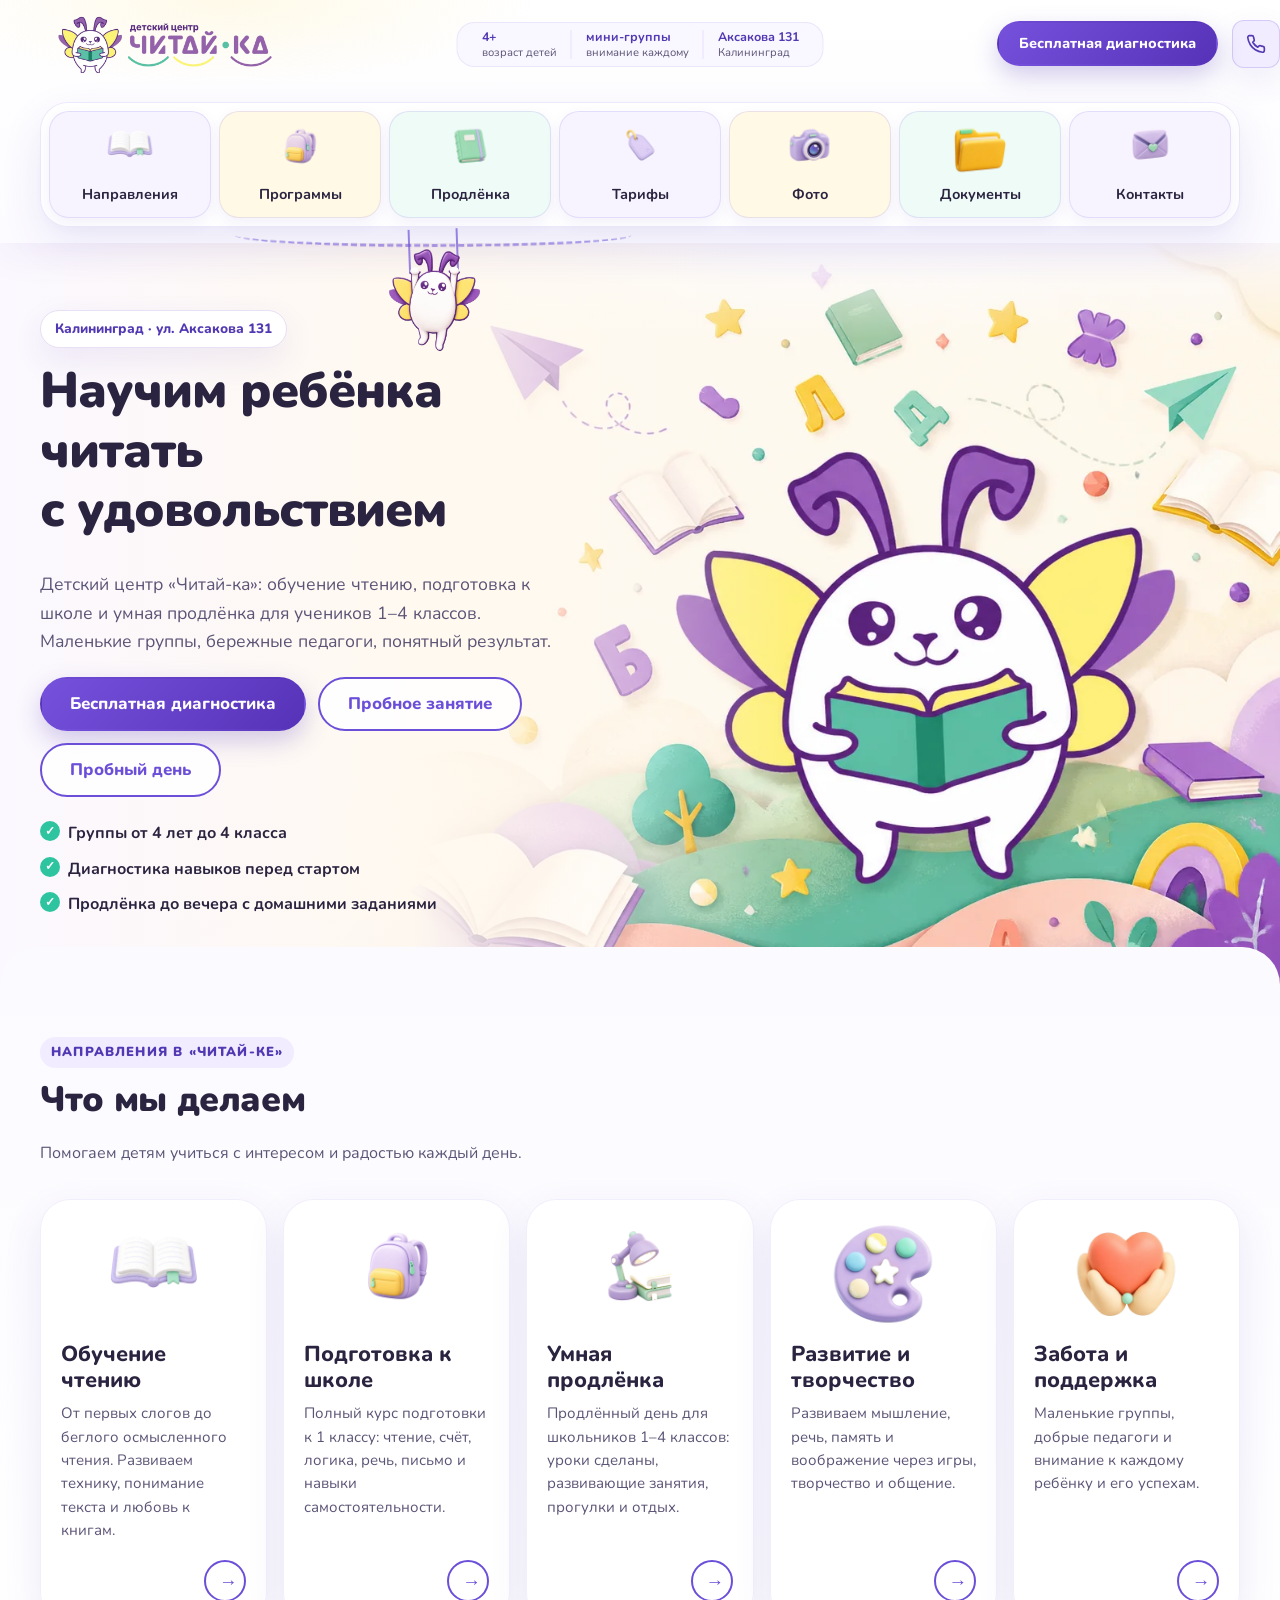
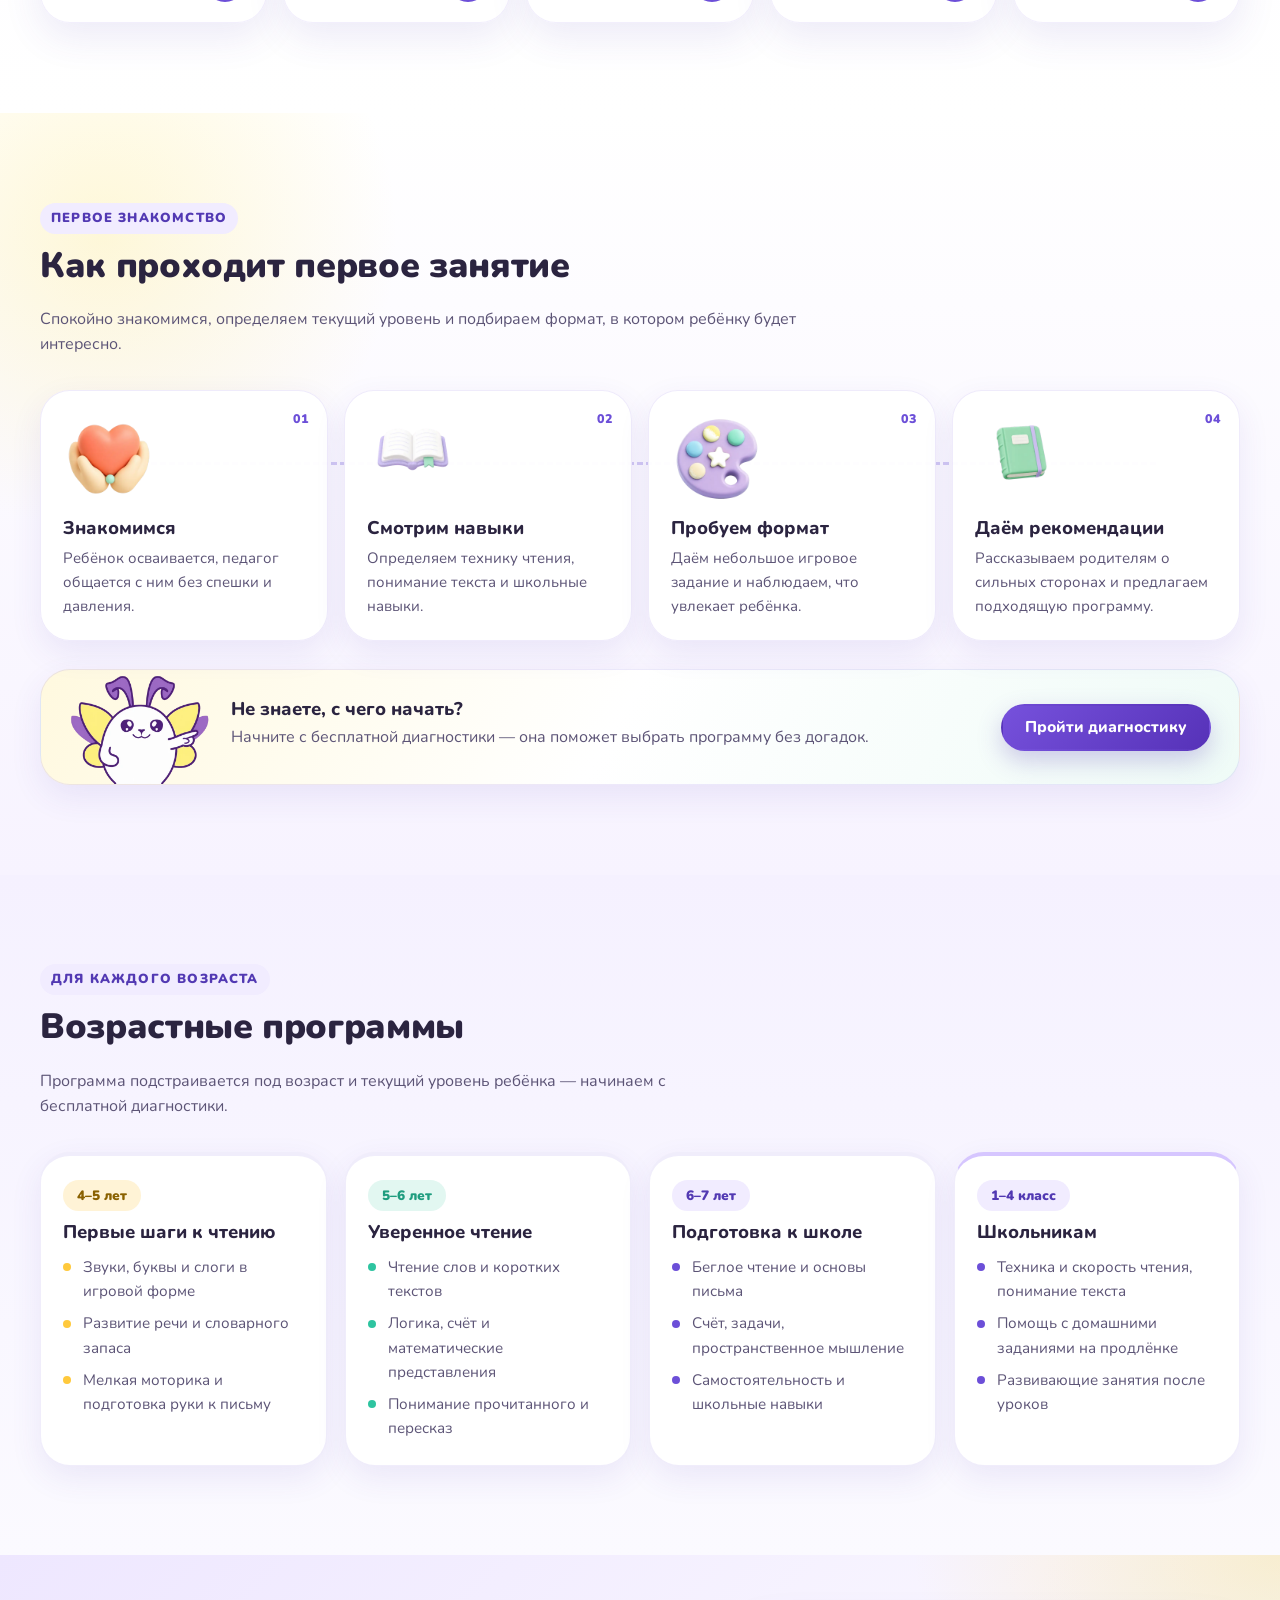
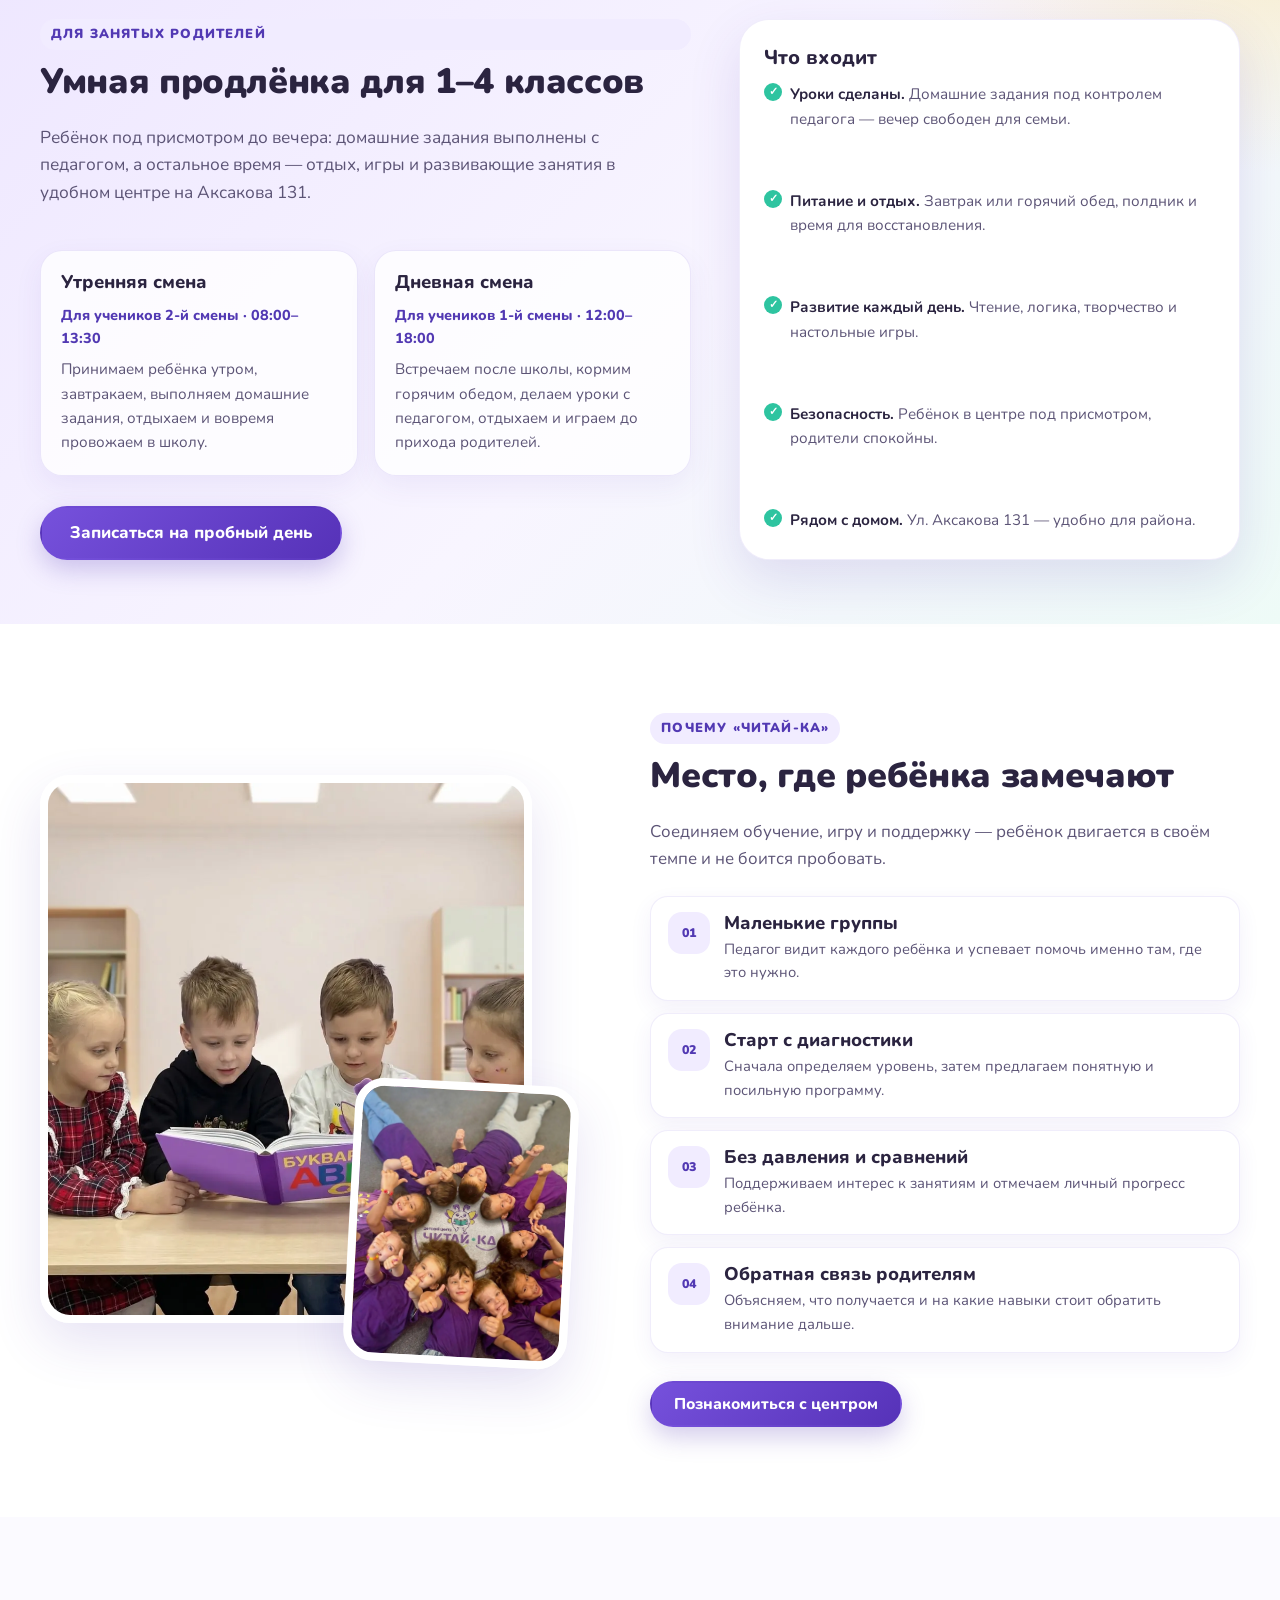
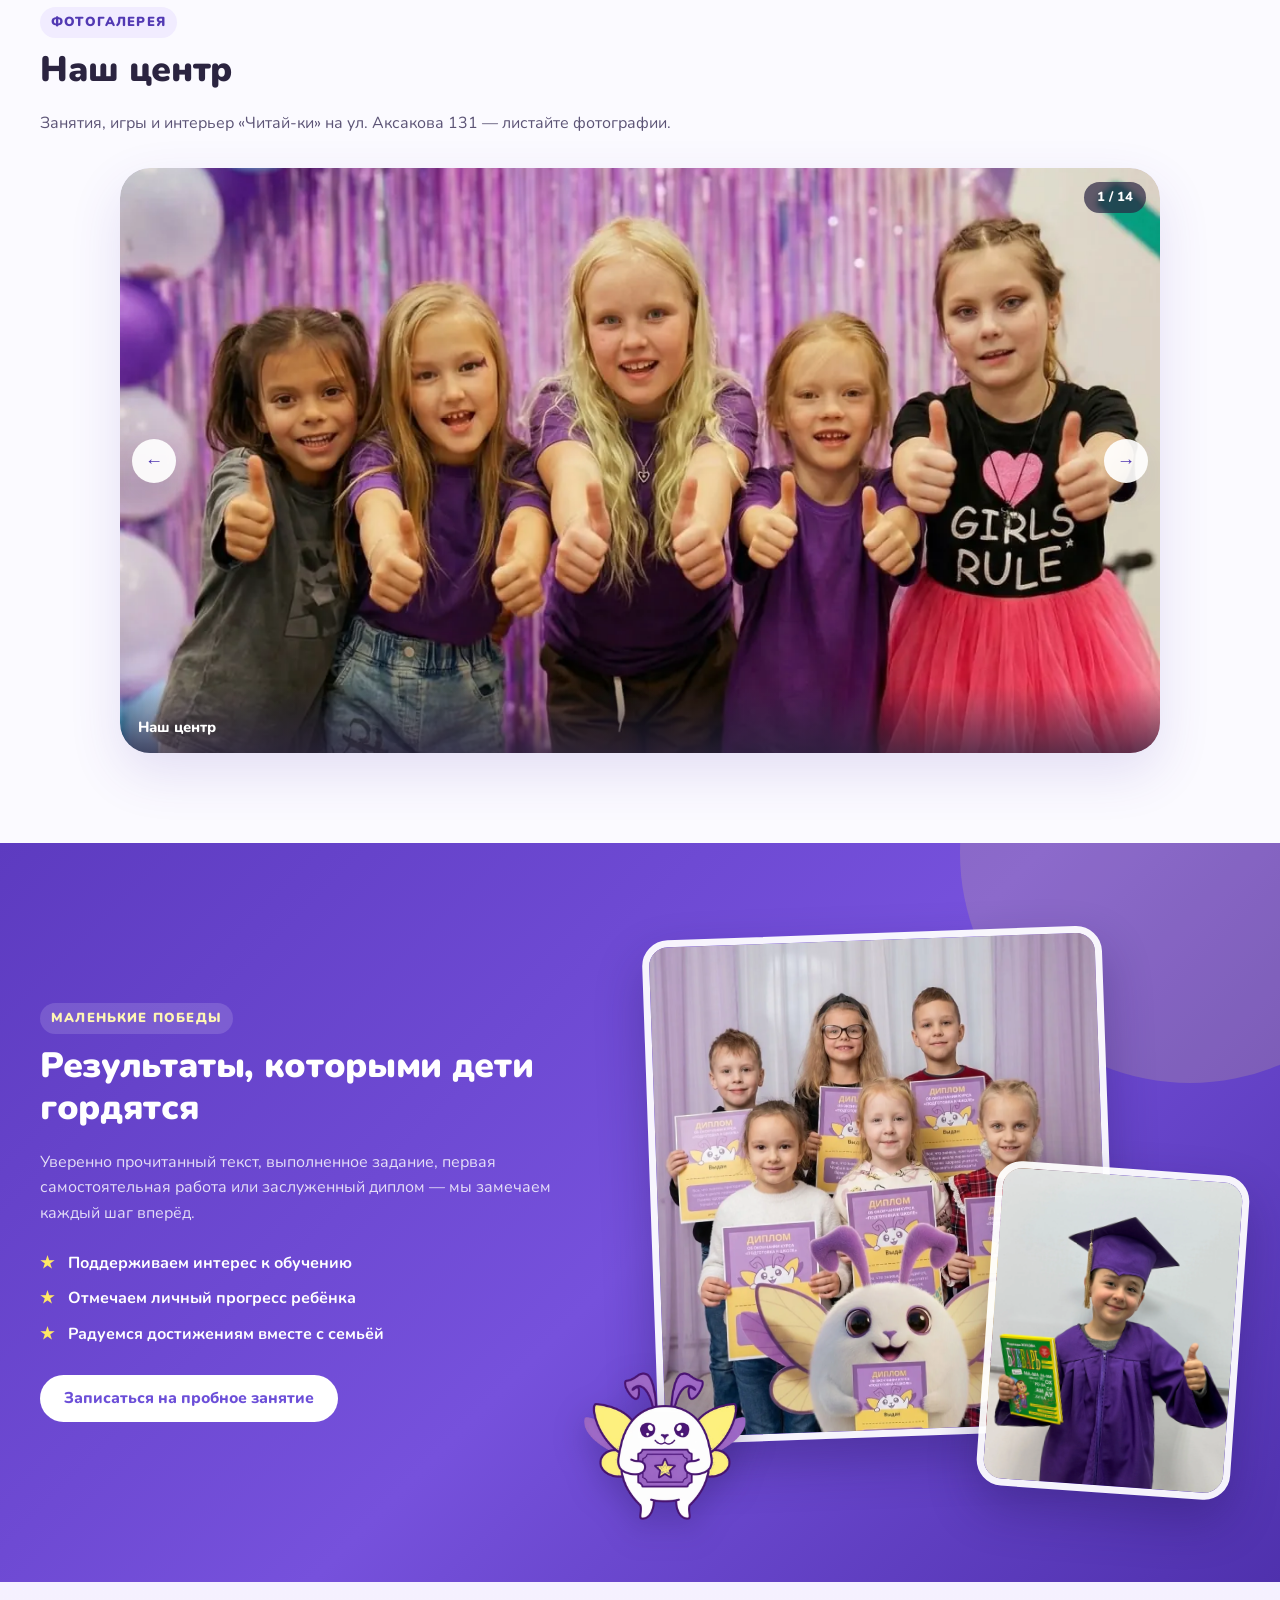
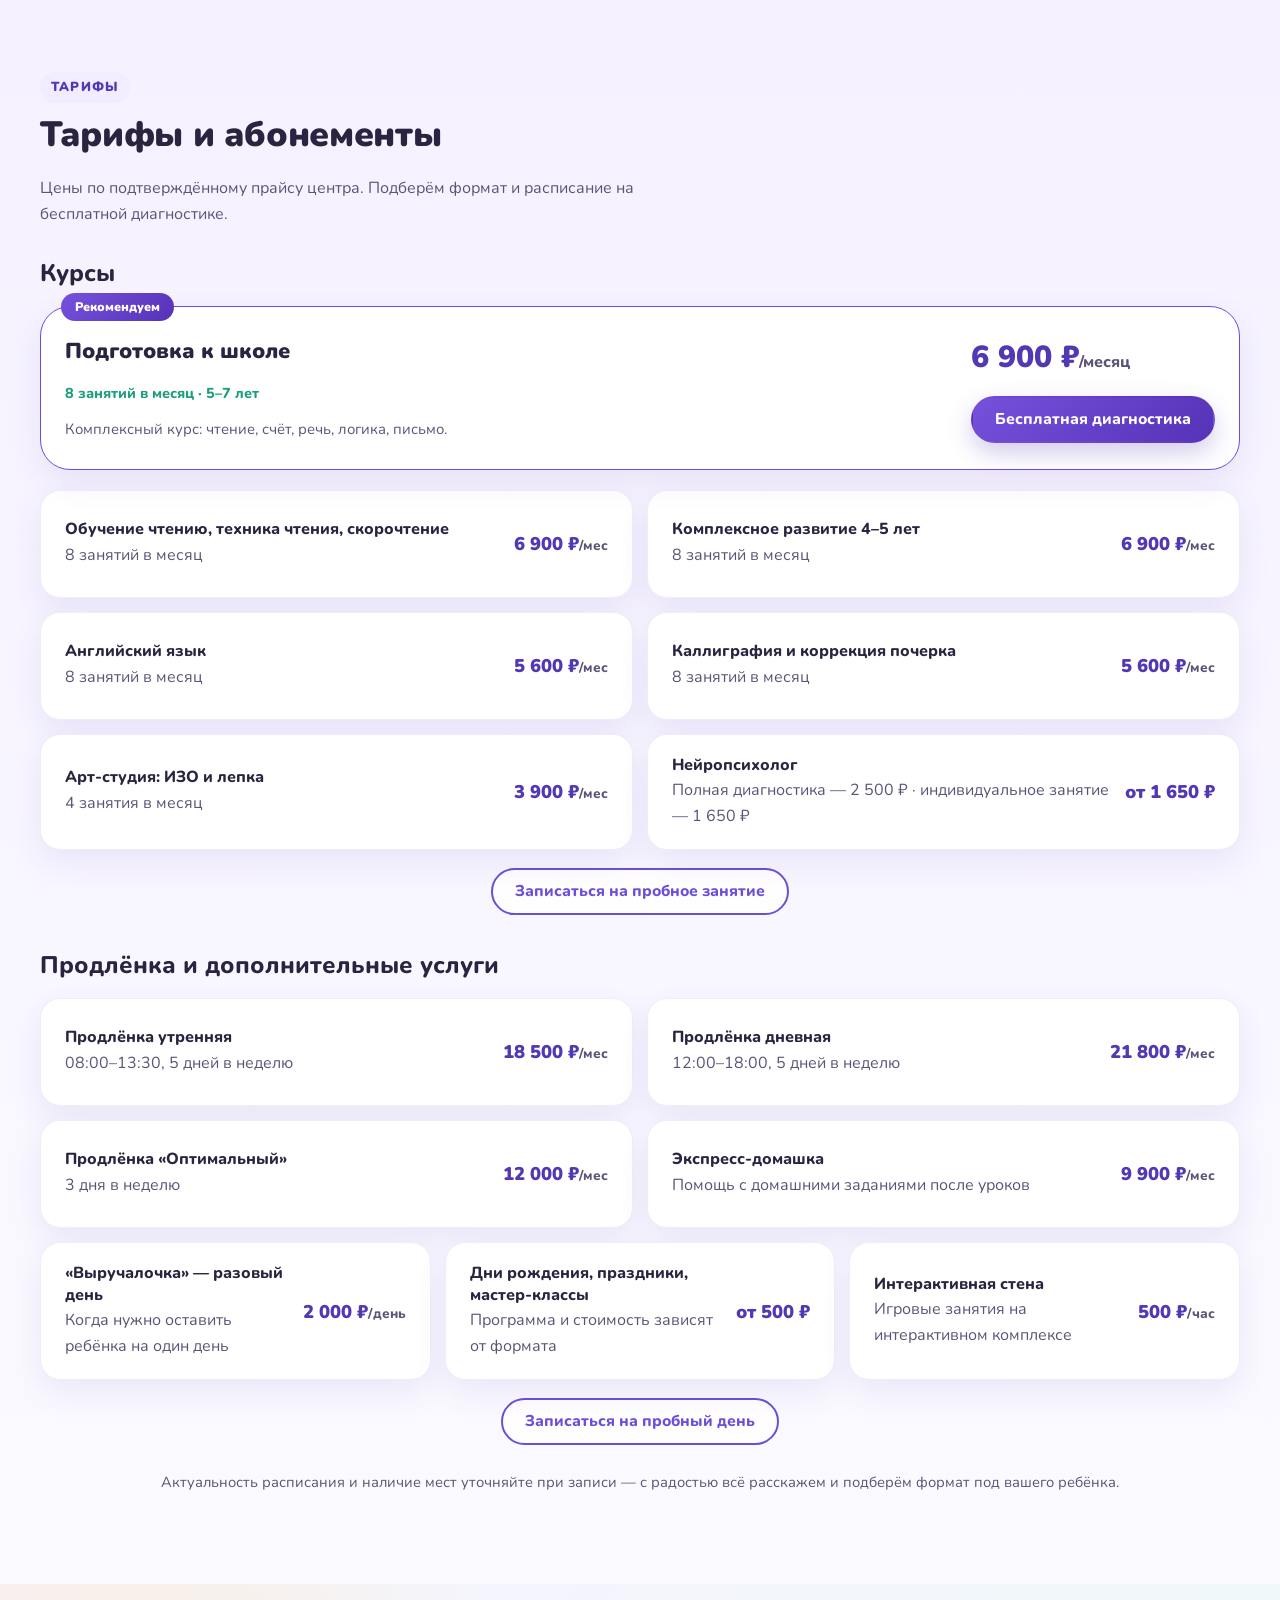
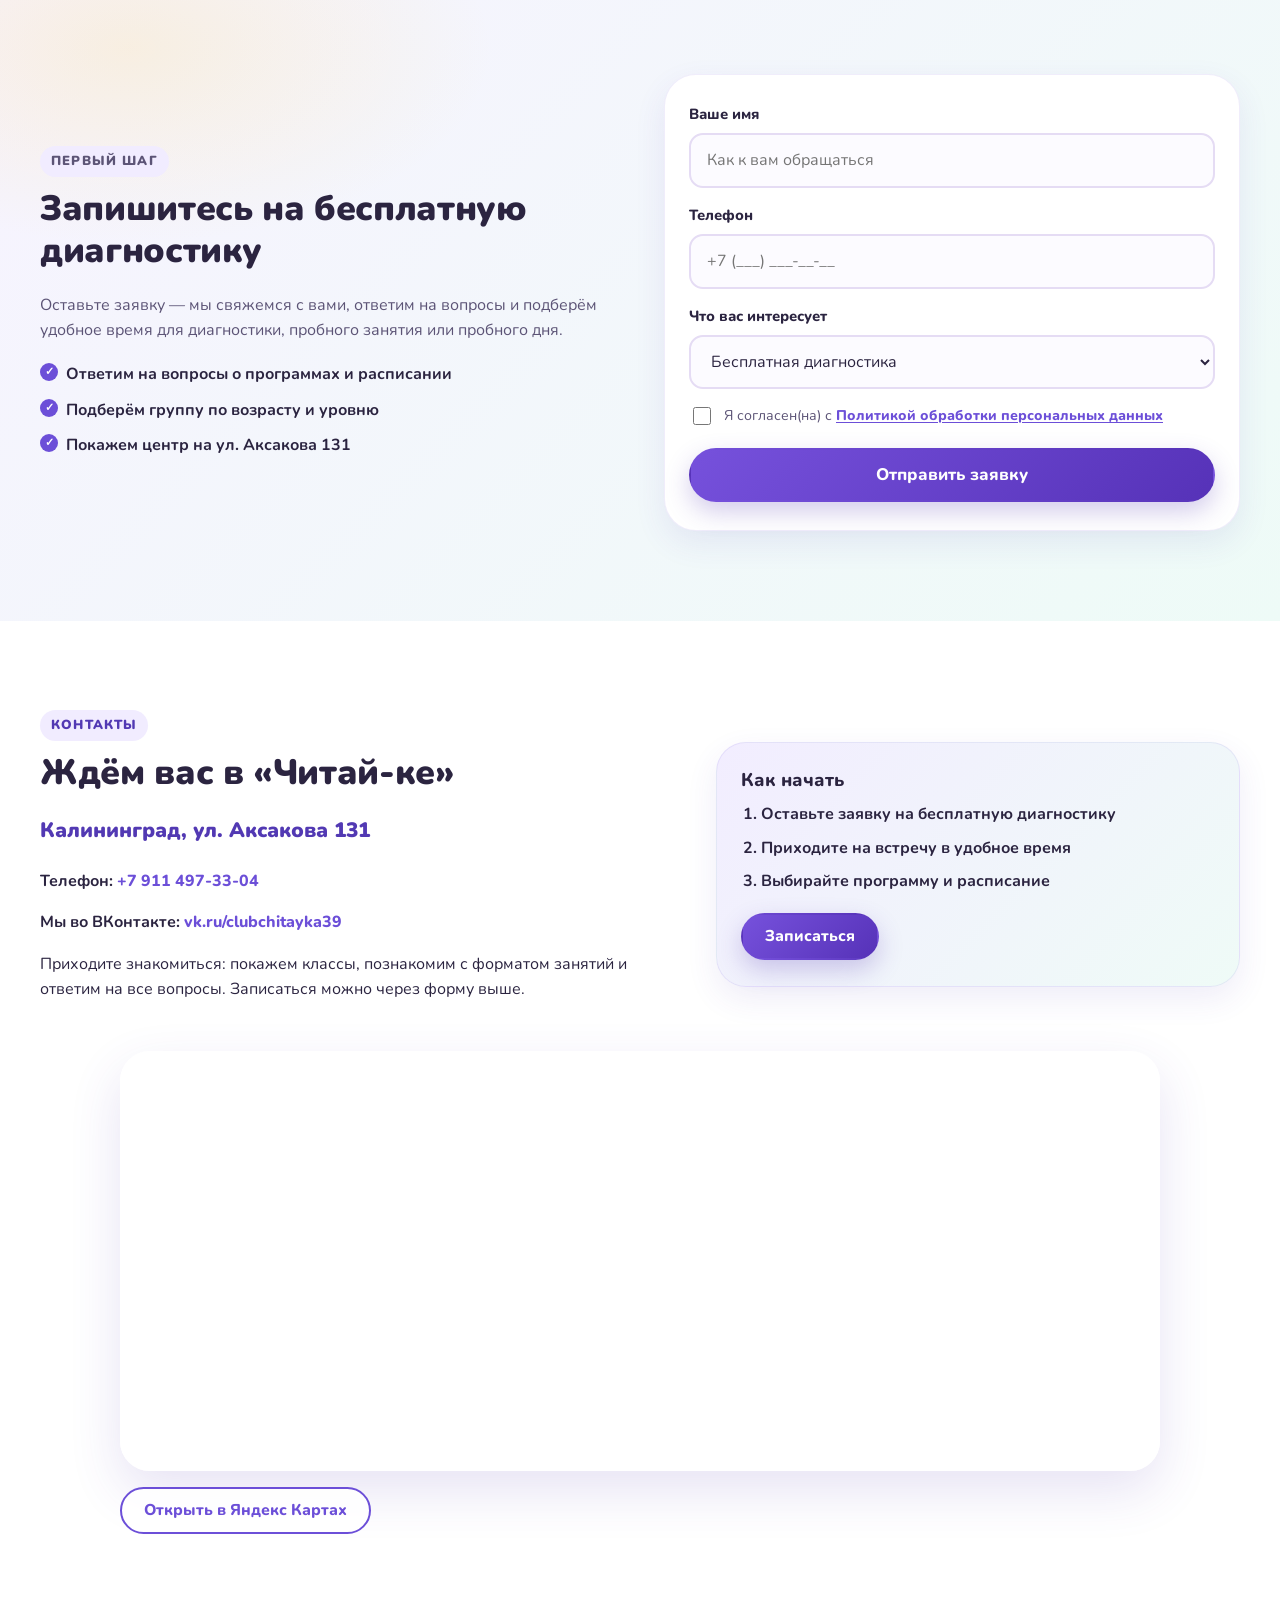
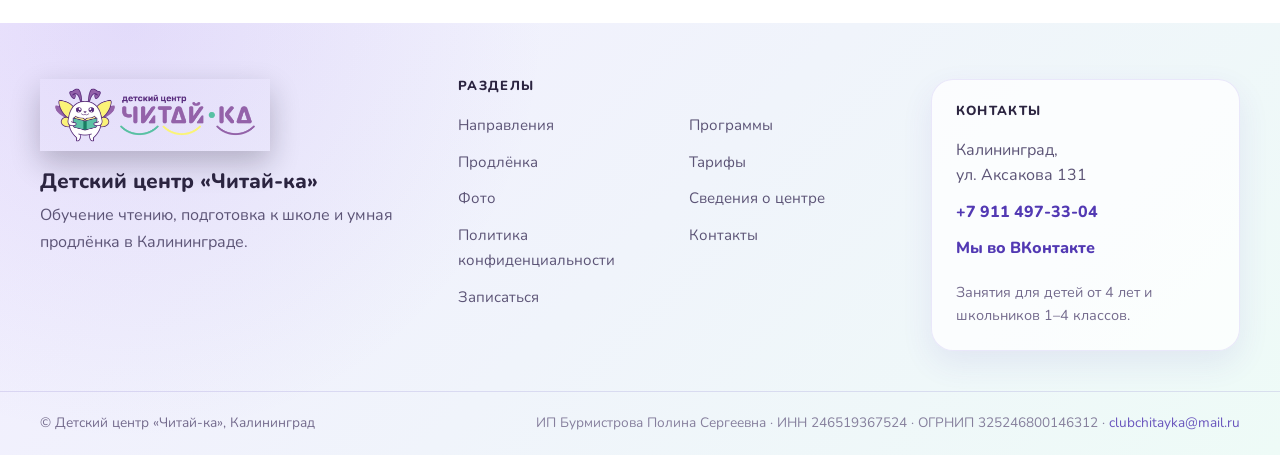
<file: preview/index.html>
<!doctype html>
<html lang="ru">
<head>
	<meta charset="utf-8">
	<meta name="viewport" content="width=device-width, initial-scale=1">
	<link rel="preload" href="assets/hero-illustration-v2.webp" as="image" type="image/webp" fetchpriority="high">
	<title>Детский центр «Читай-ка» — Калининград, ул. Аксакова 131</title>
	<meta name="description" content="Детский центр «Читай-ка» в Калининграде: обучение чтению, подготовка к школе, умная продлёнка для школьников 1–4 классов. ул. Аксакова 131.">
	<link rel="preconnect" href="https://fonts.googleapis.com">
	<link rel="preconnect" href="https://fonts.gstatic.com" crossorigin>
	<link href="https://fonts.googleapis.com/css2?family=Nunito:ital,wght@0,400;0,600;0,700;0,800;0,900;1,400&display=swap" rel="stylesheet">
	<link rel="stylesheet" href="assets/main.css?v=20260908-1">
</head>
<body class="home-page">
<a class="skip-link" href="#main">К содержимому</a>

<header class="site-header">
	<div class="container site-header__inner">
		<a class="site-header__brand" href="#top" aria-label="Детский центр «Читай-ка» — на главную">
			<img class="site-header__logo site-header__logo--official" src="assets/brand/logo-official.webp" alt="Детский центр «Читай-ка»" width="780" height="220" decoding="async">
		</a>
		<div class="site-header__trust" aria-label="Коротко о центре">
			<span><b>4+</b> возраст детей</span>
			<span><b>мини-группы</b> внимание каждому</span>
			<span><b>Аксакова 131</b> Калининград</span>
		</div>
		<a class="site-header__call" href="tel:+79114973304" aria-label="Позвонить в центр «Читай-ка»: +7 911 497-33-04">
			<svg xmlns="http://www.w3.org/2000/svg" width="20" height="20" viewBox="0 0 24 24" fill="none" stroke="currentColor" stroke-width="2" stroke-linecap="round" stroke-linejoin="round" aria-hidden="true"><path d="M22 16.92v3a2 2 0 0 1-2.18 2 19.79 19.79 0 0 1-8.63-3.07 19.5 19.5 0 0 1-6-6 19.79 19.79 0 0 1-3.07-8.67A2 2 0 0 1 4.11 2h3a2 2 0 0 1 2 1.72 12.84 12.84 0 0 0 .7 2.81 2 2 0 0 1-.45 2.11L8.09 9.91a16 16 0 0 0 6 6l1.27-1.27a2 2 0 0 1 2.11-.45 12.84 12.84 0 0 0 2.81.7A2 2 0 0 1 22 16.92z"/></svg>
		</a>
		<button class="site-header__toggle" type="button" aria-expanded="false" aria-controls="primary-menu">
			<span class="site-header__toggle-bar"></span>
			<span class="site-header__toggle-bar"></span>
			<span class="site-header__toggle-bar"></span>
			<span class="visually-hidden">Меню</span>
		</button>
		<nav class="site-header__nav" aria-label="Основное меню">
			<ul id="primary-menu">
				<li><a class="nav-card nav-card--lavender" href="#directions"><img src="assets/icons-v2/book.webp" alt="" width="480" height="480"><span>Направления</span></a></li>
				<li><a class="nav-card nav-card--yellow" href="#programs"><img src="assets/icons-v2/backpack.webp" alt="" width="480" height="480"><span>Программы</span></a></li>
				<li><a class="nav-card nav-card--mint" href="#prodlenka"><img src="assets/icons-v2/notebook.webp" alt="" width="480" height="480"><span>Продлёнка</span></a></li>
				<li><a class="nav-card nav-card--lavender" href="#prices"><img src="assets/icons-v2/tag.webp" alt="" width="480" height="480"><span>Тарифы</span></a></li>
				<li><a class="nav-card nav-card--yellow" href="#gallery"><img src="assets/icons-v2/camera.webp" alt="" width="480" height="480"><span>Фото</span></a></li>
				<li><a class="nav-card nav-card--mint" href="/svedeniya-ob-obrazovatelnoj-organizacii/"><img src="assets/icons-v2/folder.webp" alt="" width="480" height="480"><span>Документы</span></a></li>
				<li><a class="nav-card nav-card--lavender" href="#contacts"><img src="assets/icons-v2/envelope.webp" alt="" width="480" height="480"><span>Контакты</span></a></li>
			</ul>
			<a class="btn btn--accent site-header__cta" href="#lead-form" data-cta="diagnostika">Бесплатная диагностика</a>
		</nav>
		<div class="site-header__mascot" aria-hidden="true">
			<img src="assets/hanging-mascot.webp" alt="" width="420" height="525" decoding="async">
		</div>
	</div>
</header>

<main id="main" class="site-main">

	<section class="hero" id="top">
		<div class="container hero__grid">
			<div class="hero__content">
				<p class="hero__badge">Калининград · ул. Аксакова 131</p>
				<h1>Научим ребёнка читать с&nbsp;удовольствием</h1>
				<p class="hero__lead">Детский центр «Читай-ка»: обучение чтению, подготовка к школе и умная продлёнка для учеников 1–4 классов. Маленькие группы, бережные педагоги, понятный результат.</p>
				<div class="hero__cta">
					<a class="btn btn--accent btn--lg" href="#lead-form" data-cta="diagnostika">Бесплатная диагностика</a>
					<a class="btn btn--ghost btn--lg" href="#lead-form" data-cta="zanyatie">Пробное занятие</a>
					<a class="btn btn--ghost btn--lg" href="#lead-form" data-cta="den">Пробный день</a>
				</div>
				<ul class="hero__points">
					<li>Группы от 4 лет до 4 класса</li>
					<li>Диагностика навыков перед стартом</li>
					<li>Продлёнка до вечера с домашними заданиями</li>
				</ul>
			</div>
			<div class="hero__media">
				<img src="assets/hero-illustration-v2.webp" alt="Дети читают книги в центре «Читай-ка»" width="1586" height="992" decoding="async" fetchpriority="high">
			</div>
		</div>
	</section>

	<section class="section directions" id="directions">
		<div class="container">
			<header class="section__head">
				<p class="section__kicker">Направления в «Читай-ке»</p>
				<h2>Что мы делаем</h2>
				<p class="section__sub">Помогаем детям учиться с интересом и радостью каждый день.</p>
			</header>
			<div class="directions__grid">
				<article class="dir-card dir-card--purple">
					<img class="dir-card__icon" src="assets/icons-v2/book.webp" alt="" width="480" height="480" loading="lazy">
					<h3>Обучение чтению</h3>
					<p>От первых слогов до беглого осмысленного чтения. Развиваем технику, понимание текста и любовь к книгам.</p>
					<a class="dir-card__link" href="#lead-form" data-cta="zanyatie">Записаться на пробное занятие</a>
				</article>
				<article class="dir-card dir-card--mint">
					<img class="dir-card__icon" src="assets/icons-v2/backpack.webp" alt="" width="480" height="480" loading="lazy">
					<h3>Подготовка к школе</h3>
					<p>Полный курс подготовки к 1 классу: чтение, счёт, логика, речь, письмо и навыки самостоятельности.</p>
					<a class="dir-card__link" href="#lead-form" data-cta="diagnostika">Пройти диагностику готовности</a>
				</article>
				<article class="dir-card dir-card--coral">
					<img class="dir-card__icon" src="assets/icons-v2/study.webp" alt="" width="480" height="480" loading="lazy">
					<h3>Умная продлёнка</h3>
					<p>Продлённый день для школьников 1–4 классов: уроки сделаны, развивающие занятия, прогулки и отдых.</p>
					<a class="dir-card__link" href="#prodlenka">Подробнее о продлёнке</a>
				</article>
				<article class="dir-card dir-card--yellow">
					<img class="dir-card__icon" src="assets/icons-v2/palette.webp" alt="" width="480" height="480" loading="lazy">
					<h3>Развитие и творчество</h3>
					<p>Развиваем мышление, речь, память и воображение через игры, творчество и общение.</p>
					<a class="dir-card__link" href="#lead-form" data-cta="zanyatie">Подобрать занятие</a>
				</article>
				<article class="dir-card dir-card--care">
					<img class="dir-card__icon" src="assets/icons-v2/care.webp" alt="" width="480" height="480" loading="lazy">
					<h3>Забота и поддержка</h3>
					<p>Маленькие группы, добрые педагоги и внимание к каждому ребёнку и его успехам.</p>
					<a class="dir-card__link" href="#advantages">Наши преимущества</a>
				</article>
			</div>
		</div>
	</section>

	<section class="section journey" id="first-visit">
		<div class="container">
			<header class="section__head journey__head">
				<p class="section__kicker">Первое знакомство</p>
				<h2>Как проходит первое занятие</h2>
				<p class="section__sub">Спокойно знакомимся, определяем текущий уровень и подбираем формат, в котором ребёнку будет интересно.</p>
			</header>
			<div class="journey__path">
				<article class="journey-card">
					<span class="journey-card__number">01</span>
					<img src="assets/icons-v2/care.webp" alt="" width="480" height="480" loading="lazy">
					<h3>Знакомимся</h3>
					<p>Ребёнок осваивается, педагог общается с ним без спешки и давления.</p>
				</article>
				<article class="journey-card">
					<span class="journey-card__number">02</span>
					<img src="assets/icons-v2/book.webp" alt="" width="480" height="480" loading="lazy">
					<h3>Смотрим навыки</h3>
					<p>Определяем технику чтения, понимание текста и школьные навыки.</p>
				</article>
				<article class="journey-card">
					<span class="journey-card__number">03</span>
					<img src="assets/icons-v2/palette.webp" alt="" width="480" height="480" loading="lazy">
					<h3>Пробуем формат</h3>
					<p>Даём небольшое игровое задание и наблюдаем, что увлекает ребёнка.</p>
				</article>
				<article class="journey-card">
					<span class="journey-card__number">04</span>
					<img src="assets/icons-v2/notebook.webp" alt="" width="480" height="480" loading="lazy">
					<h3>Даём рекомендации</h3>
					<p>Рассказываем родителям о сильных сторонах и предлагаем подходящую программу.</p>
				</article>
			</div>
			<div class="journey__cta">
				<img src="assets/stickers/mascot-pointing.webp" alt="" width="520" height="520" loading="lazy">
				<div>
					<h3>Не знаете, с чего начать?</h3>
					<p>Начните с бесплатной диагностики — она поможет выбрать программу без догадок.</p>
				</div>
				<a class="btn btn--accent" href="#lead-form" data-cta="diagnostika">Пройти диагностику</a>
			</div>
		</div>
	</section>

	<section class="section section--tint programs" id="programs">
		<div class="container">
			<header class="section__head">
				<p class="section__kicker">Для каждого возраста</p>
				<h2>Возрастные программы</h2>
				<p class="section__sub">Программа подстраивается под возраст и текущий уровень ребёнка — начинаем с бесплатной диагностики.</p>
			</header>
			<div class="programs__grid">
				<article class="program program--yellow">
					<p class="program__age">4–5 лет</p>
					<h3>Первые шаги к чтению</h3>
					<ul>
						<li>Звуки, буквы и слоги в игровой форме</li>
						<li>Развитие речи и словарного запаса</li>
						<li>Мелкая моторика и подготовка руки к письму</li>
					</ul>
				</article>
				<article class="program program--mint">
					<p class="program__age">5–6 лет</p>
					<h3>Уверенное чтение</h3>
					<ul>
						<li>Чтение слов и коротких текстов</li>
						<li>Логика, счёт и математические представления</li>
						<li>Понимание прочитанного и пересказ</li>
					</ul>
				</article>
				<article class="program program--purple">
					<p class="program__age">6–7 лет</p>
					<h3>Подготовка к школе</h3>
					<ul>
						<li>Беглое чтение и основы письма</li>
						<li>Счёт, задачи, пространственное мышление</li>
						<li>Самостоятельность и школьные навыки</li>
					</ul>
				</article>
				<article class="program program--coral">
					<p class="program__age">1–4 класс</p>
					<h3>Школьникам</h3>
					<ul>
						<li>Техника и скорость чтения, понимание текста</li>
						<li>Помощь с домашними заданиями на продлёнке</li>
						<li>Развивающие занятия после уроков</li>
					</ul>
				</article>
			</div>
		</div>
	</section>

	<section class="section prodlenka" id="prodlenka">
		<div class="container prodlenka__grid">
			<div class="prodlenka__content">
				<p class="section__kicker section__kicker--light">Для занятых родителей</p>
				<h2>Умная продлёнка для 1–4 классов</h2>
				<p class="prodlenka__lead">Ребёнок под присмотром до вечера: домашние задания выполнены с педагогом, а остальное время — отдых, игры и развивающие занятия в удобном центре на Аксакова 131.</p>
				<div class="prodlenka__shifts">
					<div class="shift">
						<h3>Утренняя смена</h3>
						<p class="shift__time">Для учеников 2-й смены · 08:00–13:30</p>
						<p>Принимаем ребёнка утром, завтракаем, выполняем домашние задания, отдыхаем и вовремя провожаем в школу.</p>
					</div>
					<div class="shift">
						<h3>Дневная смена</h3>
						<p class="shift__time">Для учеников 1-й смены · 12:00–18:00</p>
						<p>Встречаем после школы, кормим горячим обедом, делаем уроки с педагогом, отдыхаем и играем до прихода родителей.</p>
					</div>
				</div>
				<a class="btn btn--accent btn--lg" href="#lead-form" data-cta="den">Записаться на пробный день</a>
			</div>
			<aside class="prodlenka__benefits" aria-label="Выгоды продлёнки">
				<h3>Что входит</h3>
				<ul>
					<li><strong>Уроки сделаны.</strong> Домашние задания под контролем педагога — вечер свободен для семьи.</li>
					<li><strong>Питание и отдых.</strong> Завтрак или горячий обед, полдник и время для восстановления.</li>
					<li><strong>Развитие каждый день.</strong> Чтение, логика, творчество и настольные игры.</li>
					<li><strong>Безопасность.</strong> Ребёнок в центре под присмотром, родители спокойны.</li>
					<li><strong>Рядом с домом.</strong> Ул. Аксакова 131 — удобно для района.</li>
				</ul>
			</aside>
		</div>
	</section>

	<section class="section advantages" id="advantages">
		<div class="container advantages-story">
			<div class="advantages-story__photos">
				<figure class="advantages-story__main-photo">
					<img src="assets/gallery/photo-02.webp" alt="Дети вместе читают книгу на занятии в центре «Читай-ка»" width="1600" height="1067" loading="lazy" decoding="async">
				</figure>
				<figure class="advantages-story__small-photo">
					<img src="assets/gallery/photo-10.webp" alt="Дружная группа детей центра «Читай-ка»" width="1067" height="1600" loading="lazy" decoding="async">
				</figure>
			</div>
			<div class="advantages-story__content">
				<p class="section__kicker">Почему «Читай-ка»</p>
				<h2>Место, где ребёнка замечают</h2>
				<p class="advantages-story__lead">Соединяем обучение, игру и поддержку — ребёнок двигается в своём темпе и не боится пробовать.</p>
				<div class="advantages-story__list">
					<article><span>01</span><div><h3>Маленькие группы</h3><p>Педагог видит каждого ребёнка и успевает помочь именно там, где это нужно.</p></div></article>
					<article><span>02</span><div><h3>Старт с диагностики</h3><p>Сначала определяем уровень, затем предлагаем понятную и посильную программу.</p></div></article>
					<article><span>03</span><div><h3>Без давления и сравнений</h3><p>Поддерживаем интерес к занятиям и отмечаем личный прогресс ребёнка.</p></div></article>
					<article><span>04</span><div><h3>Обратная связь родителям</h3><p>Объясняем, что получается и на какие навыки стоит обратить внимание дальше.</p></div></article>
				</div>
				<a class="btn btn--accent" href="#lead-form" data-cta="zanyatie">Познакомиться с центром</a>
			</div>
		</div>
	</section>

	<section class="section gallery" id="gallery">
		<div class="container">
			<header class="section__head">
				<p class="section__kicker">Фотогалерея</p>
				<h2>Наш центр</h2>
				<p class="section__sub">Занятия, игры и интерьер «Читай-ки» на ул. Аксакова 131 — листайте фотографии.</p>
			</header>
			<div class="slider" id="gallerySlider" tabindex="0" role="region" aria-roledescription="слайдер" aria-label="Фотографии детского центра «Читай-ка»">
				<div class="slider__track">
					<figure class="slider__slide">
						<img src="assets/gallery/photo-01.webp" alt="Фото центра «Читай-ка», 1 из 14" loading="lazy" decoding="async">
						<figcaption class="slider__caption">Наш центр</figcaption>
					</figure>
					<figure class="slider__slide">
						<img src="assets/gallery/photo-02.webp" alt="Фото центра «Читай-ка», 2 из 14" loading="lazy" decoding="async">
						<figcaption class="slider__caption">Наш центр</figcaption>
					</figure>
					<figure class="slider__slide">
						<img src="assets/gallery/photo-03.webp" alt="Фото центра «Читай-ка», 3 из 14" loading="lazy" decoding="async">
						<figcaption class="slider__caption">Наш центр</figcaption>
					</figure>
					<figure class="slider__slide">
						<img src="assets/gallery/photo-04.webp" alt="Фото центра «Читай-ка», 4 из 14" loading="lazy" decoding="async">
						<figcaption class="slider__caption">Наш центр</figcaption>
					</figure>
					<figure class="slider__slide">
						<img src="assets/gallery/photo-05.webp" alt="Фото центра «Читай-ка», 5 из 14" loading="lazy" decoding="async">
						<figcaption class="slider__caption">Наш центр</figcaption>
					</figure>
					<figure class="slider__slide">
						<img src="assets/gallery/photo-06.webp" alt="Фото центра «Читай-ка», 6 из 14" loading="lazy" decoding="async">
						<figcaption class="slider__caption">Наш центр</figcaption>
					</figure>
					<figure class="slider__slide">
						<img src="assets/gallery/photo-07.webp" alt="Фото центра «Читай-ка», 7 из 14" loading="lazy" decoding="async">
						<figcaption class="slider__caption">Наш центр</figcaption>
					</figure>
					<figure class="slider__slide">
						<img src="assets/gallery/photo-08.webp" alt="Фото центра «Читай-ка», 8 из 14" loading="lazy" decoding="async">
						<figcaption class="slider__caption">Наш центр</figcaption>
					</figure>
					<figure class="slider__slide">
						<img src="assets/gallery/photo-09.webp" alt="Фото центра «Читай-ка», 9 из 14" loading="lazy" decoding="async">
						<figcaption class="slider__caption">Наш центр</figcaption>
					</figure>
					<figure class="slider__slide">
						<img src="assets/gallery/photo-10.webp" alt="Фото центра «Читай-ка», 10 из 14" loading="lazy" decoding="async">
						<figcaption class="slider__caption">Наш центр</figcaption>
					</figure>
					<figure class="slider__slide">
						<img src="assets/gallery/photo-11.webp" alt="Фото центра «Читай-ка», 11 из 14" loading="lazy" decoding="async">
						<figcaption class="slider__caption">Наш центр</figcaption>
					</figure>
					<figure class="slider__slide">
						<img src="assets/gallery/photo-12.webp" alt="Фото центра «Читай-ка», 12 из 14" loading="lazy" decoding="async">
						<figcaption class="slider__caption">Наш центр</figcaption>
					</figure>
					<figure class="slider__slide">
						<img src="assets/gallery/photo-13.webp" alt="Фото центра «Читай-ка», 13 из 14" loading="lazy" decoding="async">
						<figcaption class="slider__caption">Наш центр</figcaption>
					</figure>
					<figure class="slider__slide">
						<img src="assets/gallery/photo-14.webp" alt="Фото центра «Читай-ка», 14 из 14" loading="lazy" decoding="async">
						<figcaption class="slider__caption">Наш центр</figcaption>
					</figure>
				</div>
				<button class="slider__btn slider__btn--prev" type="button" aria-label="Предыдущее фото">←</button>
				<button class="slider__btn slider__btn--next" type="button" aria-label="Следующее фото">→</button>
				<p class="slider__counter" aria-live="polite">1 / 14</p>
			</div>
		</div>
	</section>

	<section class="section achievements" id="achievements">
		<div class="container achievements__grid">
			<div class="achievements__content">
				<p class="section__kicker">Маленькие победы</p>
				<h2>Результаты, которыми дети гордятся</h2>
				<p>Уверенно прочитанный текст, выполненное задание, первая самостоятельная работа или заслуженный диплом — мы замечаем каждый шаг вперёд.</p>
				<ul class="achievements__points">
					<li>Поддерживаем интерес к обучению</li>
					<li>Отмечаем личный прогресс ребёнка</li>
					<li>Радуемся достижениям вместе с семьёй</li>
				</ul>
				<a class="btn btn--ghost" href="#lead-form" data-cta="zanyatie">Записаться на пробное занятие</a>
			</div>
			<div class="achievements__photos">
				<figure class="achievements__photo achievements__photo--large">
					<img src="assets/gallery/photo-04.webp" alt="Дети центра «Читай-ка» с дипломами" decoding="async">
				</figure>
				<figure class="achievements__photo">
					<img src="assets/gallery/photo-03.webp" alt="Выпускник центра «Читай-ка» с дипломом" decoding="async">
				</figure>
				<img class="achievements__mascot" src="assets/stickers/mascot-diploma.webp" alt="" width="520" height="520" loading="lazy">
			</div>
		</div>
	</section>

	<section class="section section--tint prices" id="prices">
		<div class="container">
			<header class="section__head">
				<p class="section__kicker">Тарифы</p>
				<h2>Тарифы и абонементы</h2>
				<p class="section__sub">Цены по подтверждённому прайсу центра. Подберём формат и расписание на бесплатной диагностике.</p>
			</header>

			<div class="prices__group">
				<h3 class="prices__group-title">Курсы</h3>
				<div class="prices__courses">
					<article class="price-card price-card--featured">
						<h4>Подготовка к школе</h4>
						<p class="price-card__value">6 900 ₽<span class="price-card__per">/месяц</span></p>
						<p class="price-card__meta">8 занятий в месяц · 5–7 лет</p>
						<p class="price-card__note">Комплексный курс: чтение, счёт, речь, логика, письмо.</p>
						<a class="btn btn--accent" href="#lead-form" data-cta="diagnostika">Бесплатная диагностика</a>
					</article>
					<ul class="price-list">
						<li class="price-row">
							<div class="price-row__info">
								<p class="price-row__name">Обучение чтению, техника чтения, скорочтение</p>
								<p class="price-row__meta">8 занятий в месяц</p>
							</div>
							<p class="price-row__value">6 900 ₽<span>/мес</span></p>
						</li>
						<li class="price-row">
							<div class="price-row__info">
								<p class="price-row__name">Комплексное развитие 4–5 лет</p>
								<p class="price-row__meta">8 занятий в месяц</p>
							</div>
							<p class="price-row__value">6 900 ₽<span>/мес</span></p>
						</li>
						<li class="price-row">
							<div class="price-row__info">
								<p class="price-row__name">Английский язык</p>
								<p class="price-row__meta">8 занятий в месяц</p>
							</div>
							<p class="price-row__value">5 600 ₽<span>/мес</span></p>
						</li>
						<li class="price-row">
							<div class="price-row__info">
								<p class="price-row__name">Каллиграфия и коррекция почерка</p>
								<p class="price-row__meta">8 занятий в месяц</p>
							</div>
							<p class="price-row__value">5 600 ₽<span>/мес</span></p>
						</li>
						<li class="price-row">
							<div class="price-row__info">
								<p class="price-row__name">Арт-студия: ИЗО и лепка</p>
								<p class="price-row__meta">4 занятия в месяц</p>
							</div>
							<p class="price-row__value">3 900 ₽<span>/мес</span></p>
						</li>
						<li class="price-row">
							<div class="price-row__info">
								<p class="price-row__name">Нейропсихолог</p>
								<p class="price-row__meta">Полная диагностика — 2 500 ₽ · индивидуальное занятие — 1 650 ₽</p>
							</div>
							<p class="price-row__value">от 1 650 ₽</p>
						</li>
					</ul>
				</div>
				<a class="btn btn--ghost prices__group-cta" href="#lead-form" data-cta="zanyatie">Записаться на пробное занятие</a>
			</div>

			<div class="prices__group">
				<h3 class="prices__group-title">Продлёнка и дополнительные услуги</h3>
				<ul class="price-list">
					<li class="price-row">
						<div class="price-row__info">
							<p class="price-row__name">Продлёнка утренняя</p>
							<p class="price-row__meta">08:00–13:30, 5 дней в неделю</p>
						</div>
						<p class="price-row__value">18 500 ₽<span>/мес</span></p>
					</li>
					<li class="price-row">
						<div class="price-row__info">
							<p class="price-row__name">Продлёнка дневная</p>
							<p class="price-row__meta">12:00–18:00, 5 дней в неделю</p>
						</div>
						<p class="price-row__value">21 800 ₽<span>/мес</span></p>
					</li>
					<li class="price-row">
						<div class="price-row__info">
							<p class="price-row__name">Продлёнка «Оптимальный»</p>
							<p class="price-row__meta">3 дня в неделю</p>
						</div>
						<p class="price-row__value">12 000 ₽<span>/мес</span></p>
					</li>
					<li class="price-row">
						<div class="price-row__info">
							<p class="price-row__name">Экспресс-домашка</p>
							<p class="price-row__meta">Помощь с домашними заданиями после уроков</p>
						</div>
						<p class="price-row__value">9 900 ₽<span>/мес</span></p>
					</li>
					<li class="price-row">
						<div class="price-row__info">
							<p class="price-row__name">«Выручалочка» — разовый день</p>
							<p class="price-row__meta">Когда нужно оставить ребёнка на один день</p>
						</div>
						<p class="price-row__value">2 000 ₽<span>/день</span></p>
					</li>
					<li class="price-row">
						<div class="price-row__info">
							<p class="price-row__name">Дни рождения, праздники, мастер-классы</p>
							<p class="price-row__meta">Программа и стоимость зависят от формата</p>
						</div>
						<p class="price-row__value">от 500 ₽</p>
					</li>
					<li class="price-row">
						<div class="price-row__info">
							<p class="price-row__name">Интерактивная стена</p>
							<p class="price-row__meta">Игровые занятия на интерактивном комплексе</p>
						</div>
						<p class="price-row__value">500 ₽<span>/час</span></p>
					</li>
				</ul>
				<a class="btn btn--ghost prices__group-cta" href="#lead-form" data-cta="den">Записаться на пробный день</a>
			</div>

			<p class="prices__note">Актуальность расписания и наличие мест уточняйте при записи — с радостью всё расскажем и подберём формат под вашего ребёнка.</p>
		</div>
	</section>

	<section class="section lead" id="lead-form">
		<div class="container lead__grid">
			<div class="lead__content">
				<p class="section__kicker">Первый шаг</p>
				<h2>Запишитесь на бесплатную диагностику</h2>
				<p>Оставьте заявку — мы свяжемся с вами, ответим на вопросы и подберём удобное время для диагностики, пробного занятия или пробного дня.</p>
				<ul class="lead__points">
					<li>Ответим на вопросы о программах и расписании</li>
					<li>Подберём группу по возрасту и уровню</li>
					<li>Покажем центр на ул. Аксакова 131</li>
				</ul>
			</div>
			<form class="lead__form" id="leadForm" novalidate>
				<div class="field">
					<label for="lead-name">Ваше имя</label>
					<input type="text" id="lead-name" name="name" autocomplete="name" required placeholder="Как к вам обращаться">
				</div>
				<div class="field">
					<label for="lead-phone">Телефон</label>
					<input type="tel" id="lead-phone" name="phone" autocomplete="tel" required placeholder="+7 (___) ___-__-__">
				</div>
				<div class="field">
					<label for="lead-topic">Что вас интересует</label>
					<select id="lead-topic" name="topic" required>
						<option value="diagnostika">Бесплатная диагностика</option>
						<option value="zanyatie">Пробное занятие</option>
						<option value="den">Пробный день на продлёнке</option>
					</select>
				</div>
				<div class="field field--hp" aria-hidden="true">
					<label for="lead-company">Компания</label>
					<input type="text" id="lead-company" name="company" tabindex="-1" autocomplete="off">
				</div>
				<label class="consent">
					<input type="checkbox" id="lead-consent" name="consent" required>
					<span>Я согласен(на) с <a href="/politika-konfidencialnosti/" target="_blank" rel="noopener">Политикой обработки персональных данных</a></span>
				</label>
				<button class="btn btn--accent btn--lg lead__submit" type="submit">Отправить заявку</button>
				<p class="lead__notice" id="leadNotice" hidden>Спасибо! Это демонстрационная версия сайта: заявка никуда не отправлена, данные не сохраняются.</p>
			</form>
		</div>
	</section>

	<section class="section contacts" id="contacts">
		<div class="container contacts__grid">
			<div>
				<p class="section__kicker">Контакты</p>
				<h2>Ждём вас в «Читай-ке»</h2>
				<p class="contacts__address">Калининград, ул. Аксакова 131</p>
				<p class="contacts__line">Телефон: <a href="tel:+79114973304">+7 911 497-33-04</a></p>
				<p class="contacts__line">Мы во ВКонтакте: <a href="https://vk.ru/clubchitayka39" target="_blank" rel="noopener">vk.ru/clubchitayka39</a></p>
				<p>Приходите знакомиться: покажем классы, познакомим с форматом занятий и ответим на все вопросы. Записаться можно через форму выше.</p>
			</div>
			<div class="contacts__card">
				<h3>Как начать</h3>
				<ol class="contacts__steps">
					<li>Оставьте заявку на бесплатную диагностику</li>
					<li>Приходите на встречу в удобное время</li>
					<li>Выбирайте программу и расписание</li>
				</ol>
				<a class="btn btn--accent" href="#lead-form" data-cta="diagnostika">Записаться</a>
			</div>
		</div>
		<div class="container">
			<div class="contacts__map">
				<iframe src="https://yandex.ru/map-widget/v1/?ll=20.5819006%2C54.7118319&amp;z=16&amp;pt=20.5819006%2C54.7118319%2Cpm2rdm" title="Детский центр «Читай-ка» на карте: Калининград, ул. Аксакова 131" loading="lazy" referrerpolicy="no-referrer-when-downgrade" allowfullscreen></iframe>
				<p class="contacts__map-actions">
					<a class="btn btn--ghost" href="https://yandex.ru/maps/?text=%D0%9A%D0%B0%D0%BB%D0%B8%D0%BD%D0%B8%D0%BD%D0%B3%D1%80%D0%B0%D0%B4%2C%20%D1%83%D0%BB%D0%B8%D1%86%D0%B0%20%D0%90%D0%BA%D1%81%D0%B0%D0%BA%D0%BE%D0%B2%D0%B0%20131" target="_blank" rel="noopener">Открыть в Яндекс Картах</a>
				</p>
			</div>
		</div>
	</section>

</main>

<footer class="site-footer" id="site-footer">
	<div class="container site-footer__grid">
		<div class="site-footer__brand">
			<img src="assets/brand/logo-official.webp" alt="Детский центр «Читай-ка»" class="site-footer__logo site-footer__logo--official" width="780" height="220">
			<p class="site-footer__title">Детский центр «Читай-ка»</p>
			<p>Обучение чтению, подготовка к школе и умная продлёнка в Калининграде.</p>
		</div>
		<nav class="site-footer__nav" aria-label="Меню в подвале">
			<h3>Разделы</h3>
			<ul>
				<li><a href="#directions">Направления</a></li>
				<li><a href="#programs">Программы</a></li>
				<li><a href="#prodlenka">Продлёнка</a></li>
				<li><a href="#prices">Тарифы</a></li>
				<li><a href="#gallery">Фото</a></li>
				<li><a href="/svedeniya-ob-obrazovatelnoj-organizacii/">Сведения о центре</a></li>
				<li><a href="/politika-konfidencialnosti/">Политика конфиденциальности</a></li>
				<li><a href="#contacts">Контакты</a></li>
				<li><a href="#lead-form">Записаться</a></li>
			</ul>
		</nav>
		<div class="site-footer__contacts">
			<h3>Контакты</h3>
			<p>Калининград,<br>ул. Аксакова 131</p>
			<p><a href="tel:+79114973304">+7 911 497-33-04</a></p>
			<p><a href="https://vk.ru/clubchitayka39" target="_blank" rel="noopener">Мы во ВКонтакте</a></p>
			<p class="site-footer__note">Занятия для детей от 4 лет и школьников 1–4 классов.</p>
		</div>
	</div>
	<div class="container site-footer__bottom">
		<p>© Детский центр «Читай-ка», Калининград</p>
		<p class="site-footer__requisites">ИП Бурмистрова Полина Сергеевна · ИНН 246519367524 · ОГРНИП 325246800146312 · <a href="mailto:clubchitayka@mail.ru">clubchitayka@mail.ru</a></p>
	</div>
</footer>

<script src="assets/main.js?v=20260818-9" defer></script>
</body>
</html>
</file>
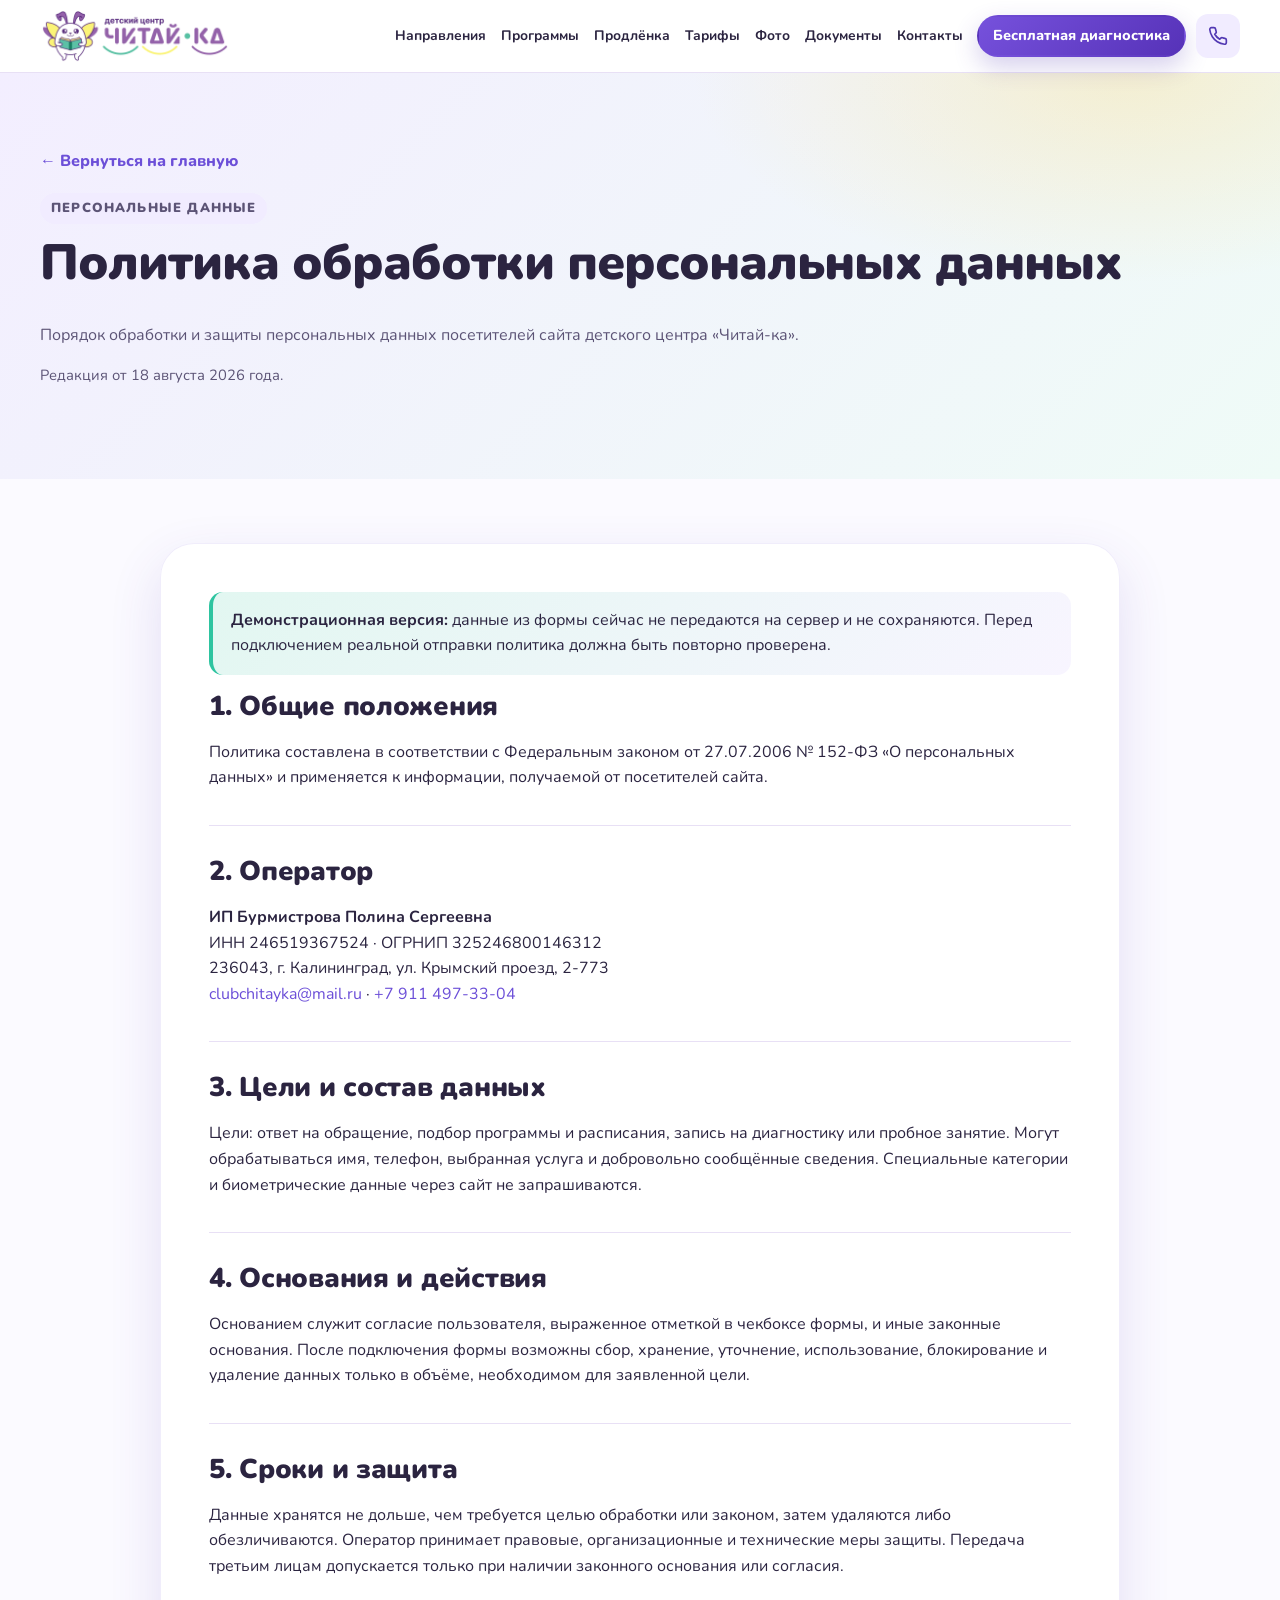
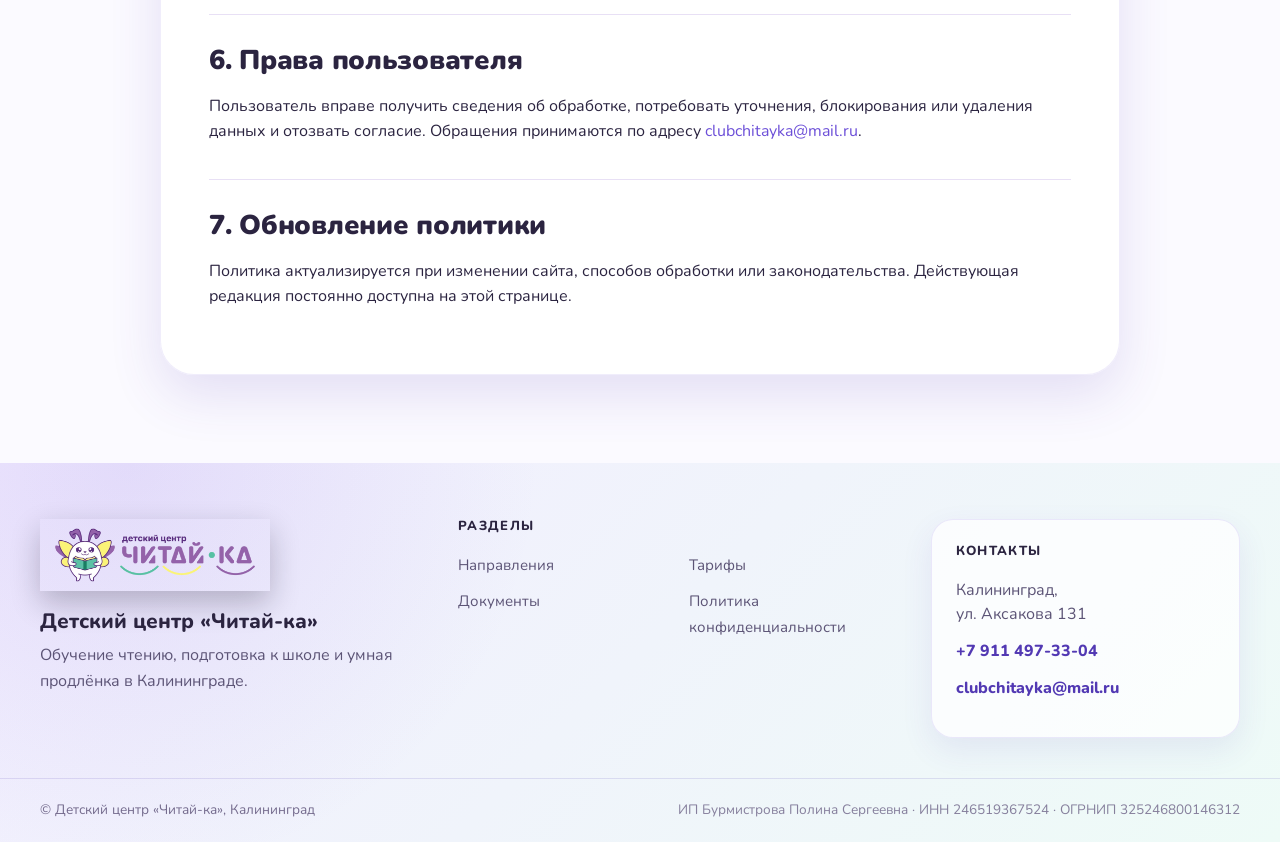
<file: preview/politika-konfidencialnosti/index.html>
<!doctype html>
<html lang="ru">
<head>
  <meta charset="utf-8"><meta name="viewport" content="width=device-width, initial-scale=1">
  <title>Политика обработки персональных данных — «Читай-ка»</title>
  <meta name="description" content="Политика обработки персональных данных детского центра «Читай-ка».">
  <link rel="preconnect" href="https://fonts.googleapis.com"><link rel="preconnect" href="https://fonts.gstatic.com" crossorigin>
  <link href="https://fonts.googleapis.com/css2?family=Nunito:wght@400;600;700;800;900&display=swap" rel="stylesheet">
  <link rel="stylesheet" href="../assets/main.css?v=20260908-1"><link rel="stylesheet" href="page.css?v=20260819-1">
</head>
<body>
<a class="skip-link" href="#main">К содержимому</a>
<header class="site-header"><div class="container site-header__inner">
  <a class="site-header__brand" href="/" aria-label="Читай-ка — на главную"><img class="site-header__logo site-header__logo--official" src="../assets/brand/logo-official.webp" alt="Детский центр «Читай-ка»" width="780" height="220"></a>
  <a class="site-header__call" href="tel:+79114973304" aria-label="Позвонить: +7 911 497-33-04"><svg xmlns="http://www.w3.org/2000/svg" width="20" height="20" viewBox="0 0 24 24" fill="none" stroke="currentColor" stroke-width="2" stroke-linecap="round" stroke-linejoin="round" aria-hidden="true"><path d="M22 16.92v3a2 2 0 0 1-2.18 2 19.79 19.79 0 0 1-8.63-3.07 19.5 19.5 0 0 1-6-6 19.79 19.79 0 0 1-3.07-8.67A2 2 0 0 1 4.11 2h3a2 2 0 0 1 2 1.72 12.84 12.84 0 0 0 .7 2.81 2 2 0 0 1-.45 2.11L8.09 9.91a16 16 0 0 0 6 6l1.27-1.27a2 2 0 0 1 2.11-.45 12.84 12.84 0 0 0 2.81.7A2 2 0 0 1 22 16.92z"/></svg></a>
  <button class="site-header__toggle" type="button" aria-expanded="false" aria-controls="primary-menu"><span class="site-header__toggle-bar"></span><span class="site-header__toggle-bar"></span><span class="site-header__toggle-bar"></span><span class="visually-hidden">Меню</span></button>
  <nav class="site-header__nav" aria-label="Основное меню"><ul id="primary-menu"><li><a href="/#directions">Направления</a></li><li><a href="/#programs">Программы</a></li><li><a href="/#prodlenka">Продлёнка</a></li><li><a href="/#prices">Тарифы</a></li><li><a href="/#gallery">Фото</a></li><li><a href="/svedeniya-ob-obrazovatelnoj-organizacii/">Документы</a></li><li><a href="/#contacts">Контакты</a></li></ul><a class="btn btn--accent site-header__cta" href="/#lead-form">Бесплатная диагностика</a></nav>
</div></header>
<main id="main">
  <section class="legal-hero"><div class="container"><a class="legal-hero__back" href="/">← Вернуться на главную</a><p class="section__kicker">Персональные данные</p><h1>Политика обработки персональных данных</h1><p>Порядок обработки и защиты персональных данных посетителей сайта детского центра «Читай-ка».</p><p class="legal-meta">Редакция от 18 августа 2026 года.</p></div></section>
  <div class="container legal-main"><article class="legal-card">
    <p class="legal-note"><strong>Демонстрационная версия:</strong> данные из формы сейчас не передаются на сервер и не сохраняются. Перед подключением реальной отправки политика должна быть повторно проверена.</p>
    <section><h2>1. Общие положения</h2><p>Политика составлена в соответствии с Федеральным законом от 27.07.2006 № 152-ФЗ «О персональных данных» и применяется к информации, получаемой от посетителей сайта.</p></section>
    <section><h2>2. Оператор</h2><p><strong>ИП Бурмистрова Полина Сергеевна</strong><br>ИНН 246519367524 · ОГРНИП 325246800146312<br>236043, г. Калининград, ул. Крымский проезд, 2-773<br><a href="mailto:clubchitayka@mail.ru">clubchitayka@mail.ru</a> · <a href="tel:+79114973304">+7 911 497-33-04</a></p></section>
    <section><h2>3. Цели и состав данных</h2><p>Цели: ответ на обращение, подбор программы и расписания, запись на диагностику или пробное занятие. Могут обрабатываться имя, телефон, выбранная услуга и добровольно сообщённые сведения. Специальные категории и биометрические данные через сайт не запрашиваются.</p></section>
    <section><h2>4. Основания и действия</h2><p>Основанием служит согласие пользователя, выраженное отметкой в чекбоксе формы, и иные законные основания. После подключения формы возможны сбор, хранение, уточнение, использование, блокирование и удаление данных только в объёме, необходимом для заявленной цели.</p></section>
    <section><h2>5. Сроки и защита</h2><p>Данные хранятся не дольше, чем требуется целью обработки или законом, затем удаляются либо обезличиваются. Оператор принимает правовые, организационные и технические меры защиты. Передача третьим лицам допускается только при наличии законного основания или согласия.</p></section>
    <section><h2>6. Права пользователя</h2><p>Пользователь вправе получить сведения об обработке, потребовать уточнения, блокирования или удаления данных и отозвать согласие. Обращения принимаются по адресу <a href="mailto:clubchitayka@mail.ru">clubchitayka@mail.ru</a>.</p></section>
    <section><h2>7. Обновление политики</h2><p>Политика актуализируется при изменении сайта, способов обработки или законодательства. Действующая редакция постоянно доступна на этой странице.</p></section>
  </article></div>
</main>
<footer class="site-footer"><div class="container site-footer__grid"><div class="site-footer__brand"><img src="../assets/brand/logo-official.webp" alt="Детский центр «Читай-ка»" class="site-footer__logo site-footer__logo--official" width="780" height="220"><p class="site-footer__title">Детский центр «Читай-ка»</p><p>Обучение чтению, подготовка к школе и умная продлёнка в Калининграде.</p></div><nav class="site-footer__nav" aria-label="Меню в подвале"><h3>Разделы</h3><ul><li><a href="/#directions">Направления</a></li><li><a href="/#prices">Тарифы</a></li><li><a href="/svedeniya-ob-obrazovatelnoj-organizacii/">Документы</a></li><li><a href="/politika-konfidencialnosti/">Политика конфиденциальности</a></li></ul></nav><div class="site-footer__contacts"><h3>Контакты</h3><p>Калининград,<br>ул. Аксакова 131</p><p><a href="tel:+79114973304">+7 911 497-33-04</a></p><p><a href="mailto:clubchitayka@mail.ru">clubchitayka@mail.ru</a></p></div></div><div class="container site-footer__bottom"><p>© Детский центр «Читай-ка», Калининград</p><p class="site-footer__requisites">ИП Бурмистрова Полина Сергеевна · ИНН 246519367524 · ОГРНИП 325246800146312</p></div></footer>
<script src="../assets/main.js?v=20260818-9" defer></script>
</body></html>
</file>
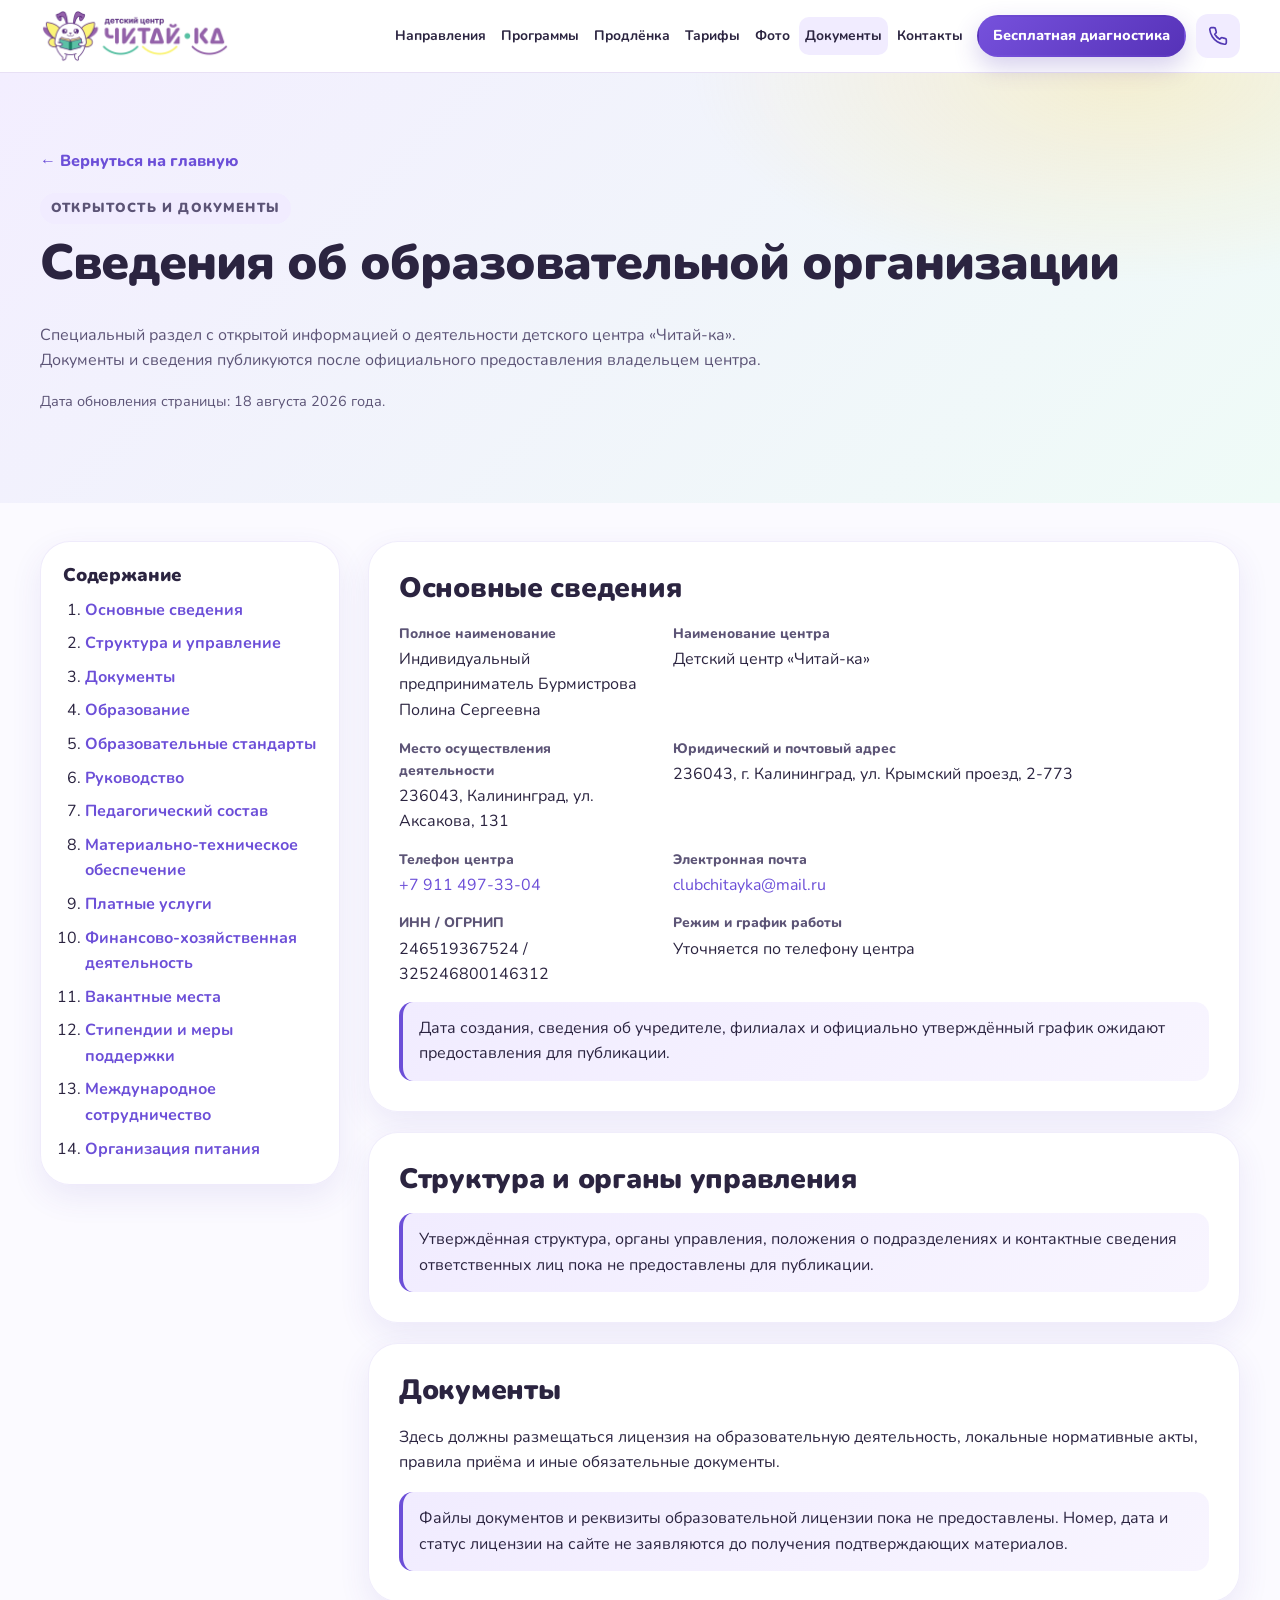
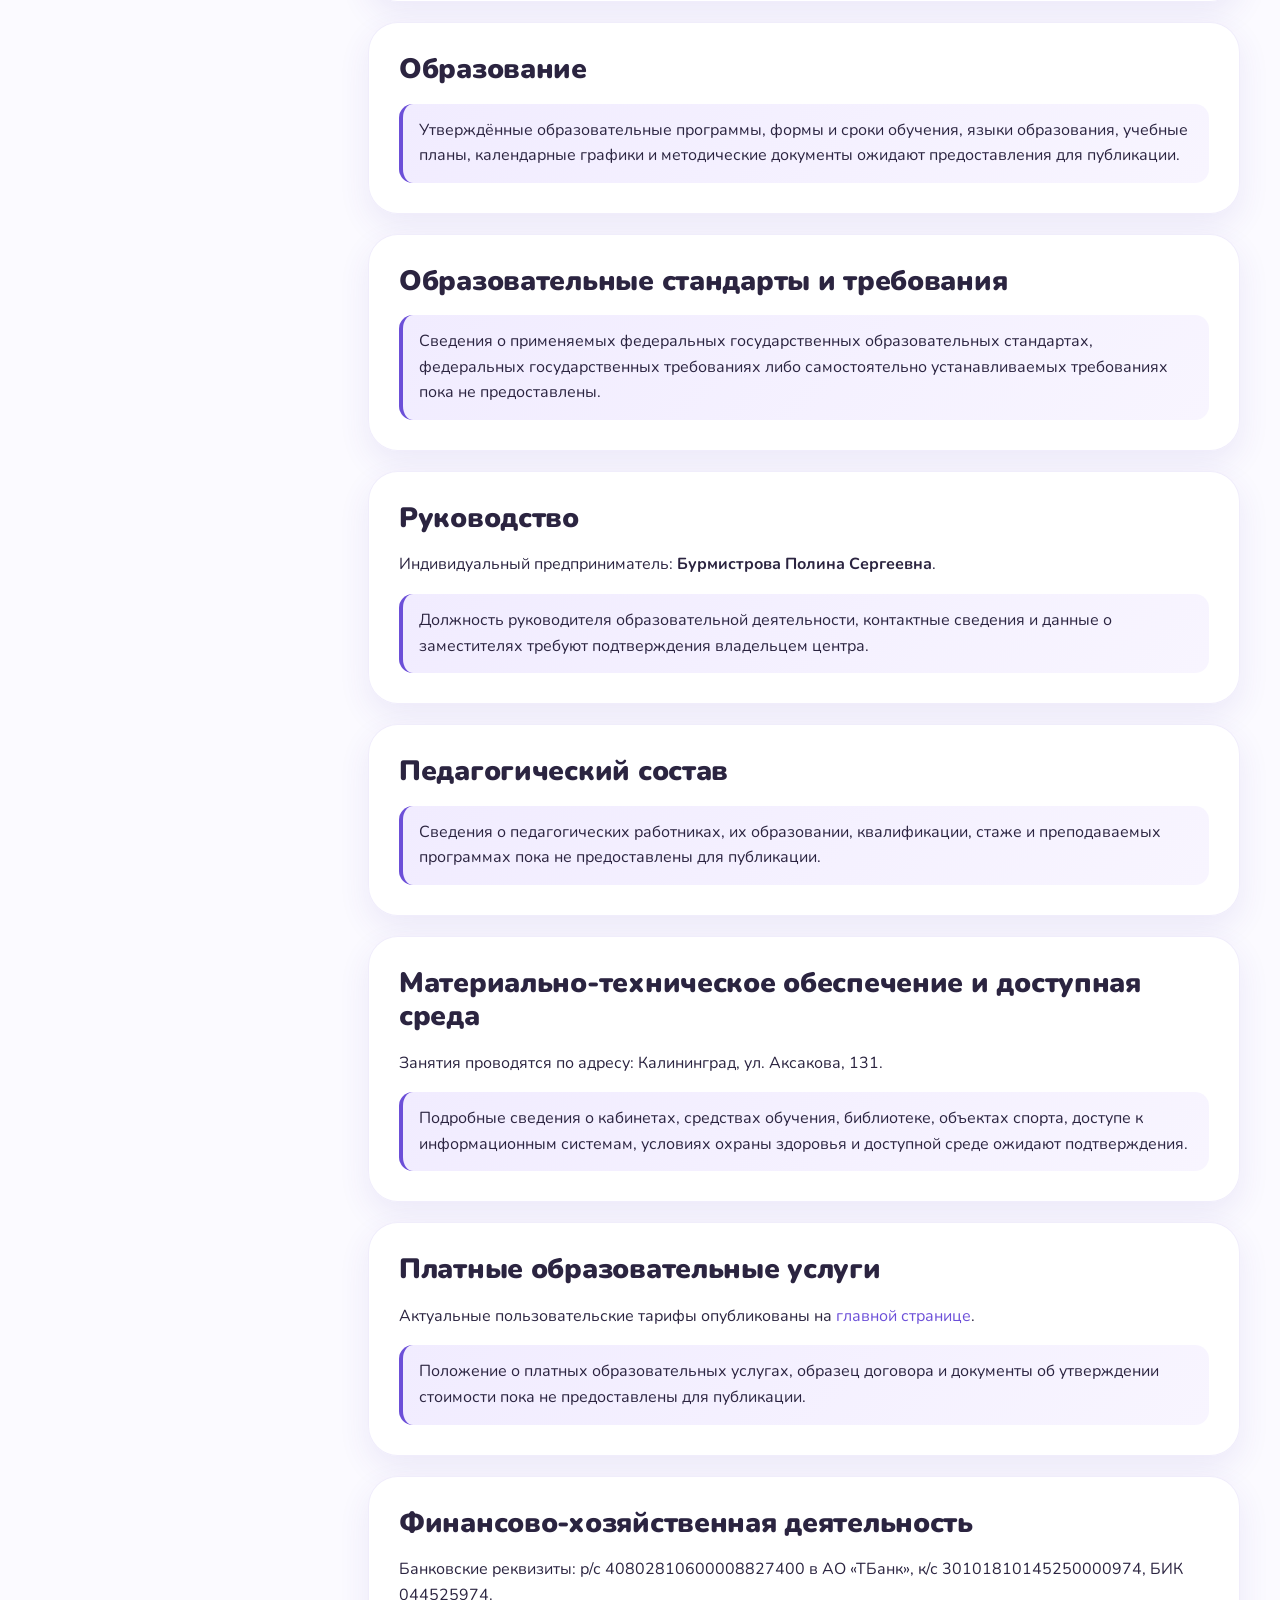
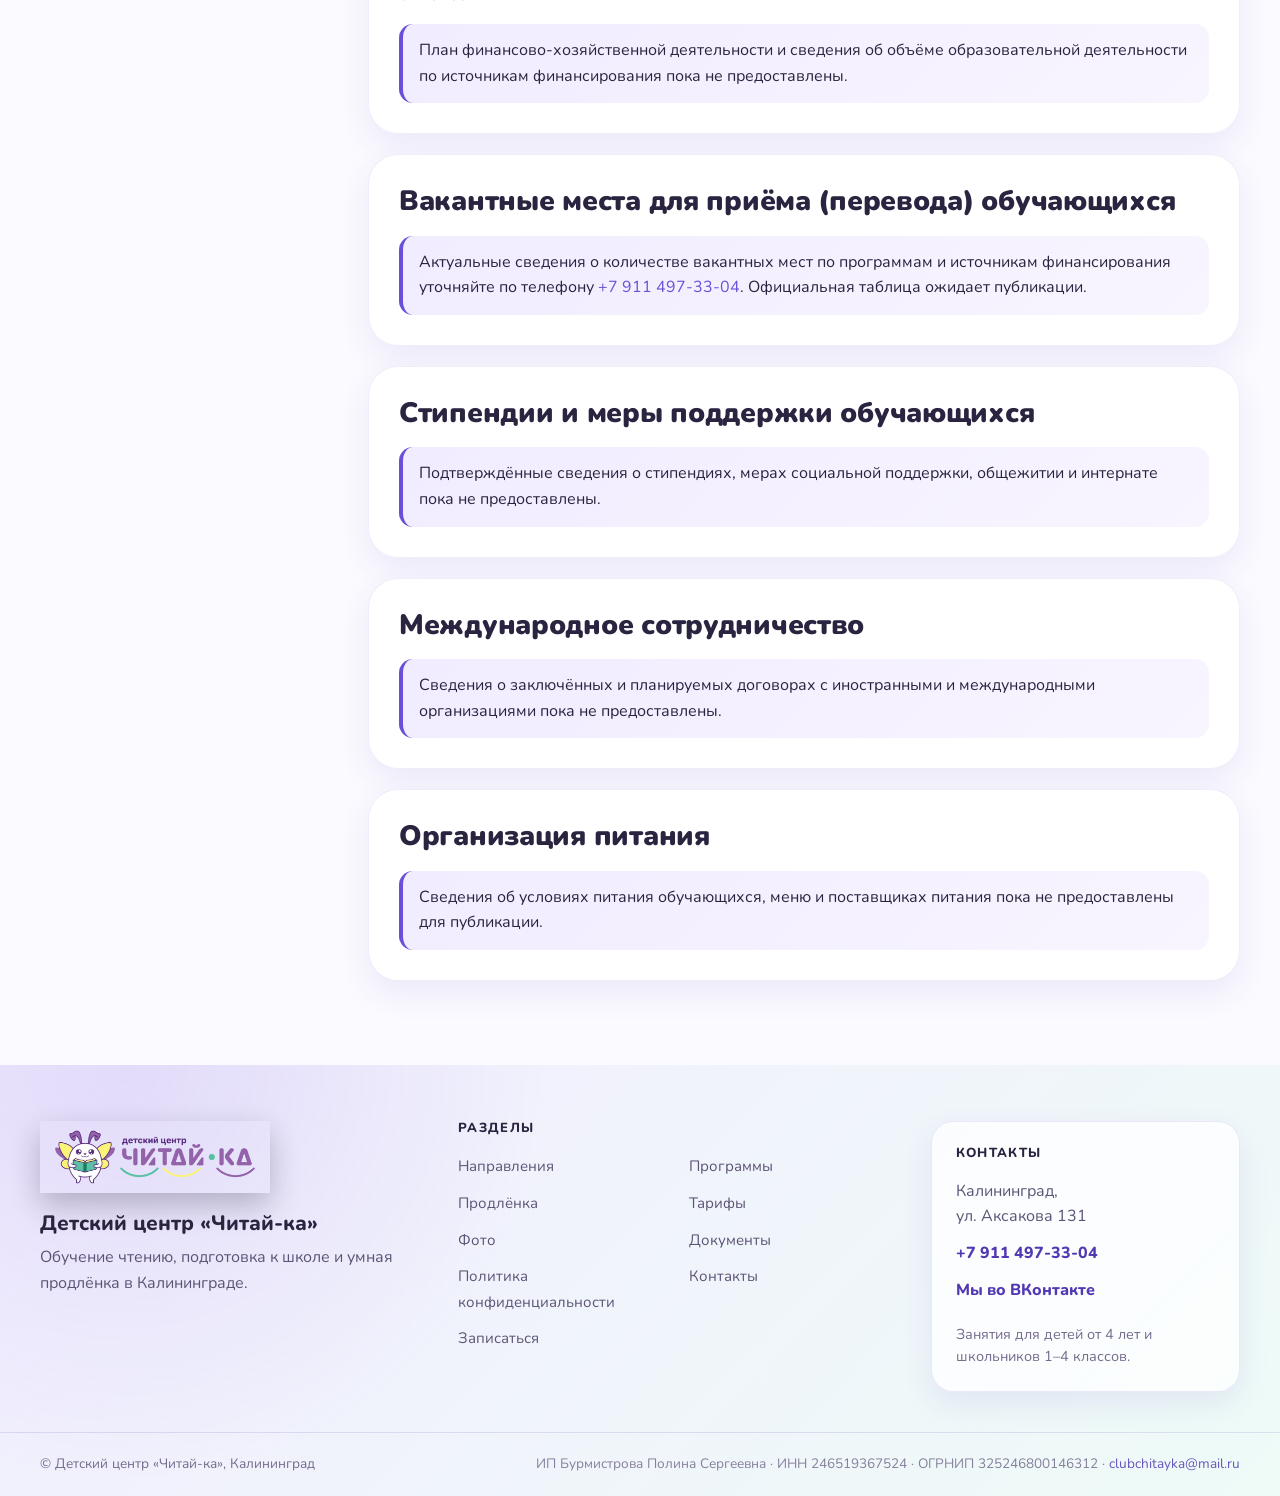
<file: preview/svedeniya-ob-obrazovatelnoj-organizacii/index.html>
<!doctype html>
<html lang="ru">
<head>
  <meta charset="utf-8">
  <meta name="viewport" content="width=device-width, initial-scale=1">
  <title>Сведения об образовательной организации — «Читай-ка»</title>
  <meta name="description" content="Сведения, документы и открытая информация детского центра «Читай-ка» в Калининграде.">
  <link rel="preconnect" href="https://fonts.googleapis.com">
  <link rel="preconnect" href="https://fonts.gstatic.com" crossorigin>
  <link href="https://fonts.googleapis.com/css2?family=Nunito:wght@400;600;700;800;900&display=swap" rel="stylesheet">
  <link rel="stylesheet" href="../assets/main.css?v=20260908-1">
  <link rel="stylesheet" href="page.css?v=20260819-1">
</head>
<body>
<a class="skip-link" href="#main">К содержимому</a>
<header class="site-header">
  <div class="container site-header__inner">
    <a class="site-header__brand" href="/" aria-label="Читай-ка — на главную"><img class="site-header__logo site-header__logo--official" src="../assets/brand/logo-official.webp" alt="Детский центр «Читай-ка»" width="780" height="220"></a>
    <a class="site-header__call" href="tel:+79114973304" aria-label="Позвонить в центр «Читай-ка»: +7 911 497-33-04">
      <svg xmlns="http://www.w3.org/2000/svg" width="20" height="20" viewBox="0 0 24 24" fill="none" stroke="currentColor" stroke-width="2" stroke-linecap="round" stroke-linejoin="round" aria-hidden="true"><path d="M22 16.92v3a2 2 0 0 1-2.18 2 19.79 19.79 0 0 1-8.63-3.07 19.5 19.5 0 0 1-6-6 19.79 19.79 0 0 1-3.07-8.67A2 2 0 0 1 4.11 2h3a2 2 0 0 1 2 1.72 12.84 12.84 0 0 0 .7 2.81 2 2 0 0 1-.45 2.11L8.09 9.91a16 16 0 0 0 6 6l1.27-1.27a2 2 0 0 1 2.11-.45 12.84 12.84 0 0 0 2.81.7A2 2 0 0 1 22 16.92z"/></svg>
    </a>
    <button class="site-header__toggle" type="button" aria-expanded="false" aria-controls="primary-menu"><span class="site-header__toggle-bar"></span><span class="site-header__toggle-bar"></span><span class="site-header__toggle-bar"></span><span class="visually-hidden">Меню</span></button>
    <nav class="site-header__nav" aria-label="Основное меню">
      <ul id="primary-menu"><li><a href="/#directions">Направления</a></li><li><a href="/#programs">Программы</a></li><li><a href="/#prodlenka">Продлёнка</a></li><li><a href="/#prices">Тарифы</a></li><li><a href="/#gallery">Фото</a></li><li><a class="info-nav-current" href="/svedeniya-ob-obrazovatelnoj-organizacii/" aria-current="page">Документы</a></li><li><a href="/#contacts">Контакты</a></li></ul>
      <a class="btn btn--accent site-header__cta" href="/#lead-form">Бесплатная диагностика</a>
    </nav>
  </div>
</header>
<main id="main">
  <section class="info-hero">
    <div class="container">
      <a class="info-hero__back" href="/">← Вернуться на главную</a>
      <p class="section__kicker">Открытость и документы</p>
      <h1>Сведения об образовательной организации</h1>
      <p>Специальный раздел с открытой информацией о деятельности детского центра «Читай-ка». Документы и сведения публикуются после официального предоставления владельцем центра.</p>
      <p class="info-meta">Дата обновления страницы: 18 августа 2026 года.</p>
    </div>
  </section>
  <div class="container info-layout">
    <nav class="info-nav" aria-label="Содержание страницы">
      <h2>Содержание</h2>
      <ol>
        <li><a href="#basic">Основные сведения</a></li><li><a href="#structure">Структура и управление</a></li><li><a href="#documents">Документы</a></li><li><a href="#education">Образование</a></li><li><a href="#standards">Образовательные стандарты</a></li><li><a href="#management">Руководство</a></li><li><a href="#teachers">Педагогический состав</a></li><li><a href="#facilities">Материально-техническое обеспечение</a></li><li><a href="#paid">Платные услуги</a></li><li><a href="#finance">Финансово-хозяйственная деятельность</a></li><li><a href="#vacancies">Вакантные места</a></li><li><a href="#support">Стипендии и меры поддержки</a></li><li><a href="#international">Международное сотрудничество</a></li><li><a href="#food">Организация питания</a></li>
      </ol>
    </nav>
    <div class="info-content">
      <section class="info-card" id="basic" itemprop="basicInfo"><h2>Основные сведения</h2><dl><div><dt>Полное наименование</dt><dd itemprop="fullName">Индивидуальный предприниматель Бурмистрова Полина Сергеевна</dd></div><div><dt>Наименование центра</dt><dd itemprop="shortName">Детский центр «Читай-ка»</dd></div><div><dt>Место осуществления деятельности</dt><dd itemprop="address">236043, Калининград, ул. Аксакова, 131</dd></div><div><dt>Юридический и почтовый адрес</dt><dd>236043, г. Калининград, ул. Крымский проезд, 2-773</dd></div><div><dt>Телефон центра</dt><dd itemprop="telephone"><a href="tel:+79114973304">+7 911 497-33-04</a></dd></div><div><dt>Электронная почта</dt><dd itemprop="email"><a href="mailto:clubchitayka@mail.ru">clubchitayka@mail.ru</a></dd></div><div><dt>ИНН / ОГРНИП</dt><dd>246519367524 / 325246800146312</dd></div><div><dt>Режим и график работы</dt><dd>Уточняется по телефону центра</dd></div></dl><p class="info-status">Дата создания, сведения об учредителе, филиалах и официально утверждённый график ожидают предоставления для публикации.</p></section>
      <section class="info-card" id="structure" itemprop="structOrgUprav"><h2>Структура и органы управления</h2><p class="info-status">Утверждённая структура, органы управления, положения о подразделениях и контактные сведения ответственных лиц пока не предоставлены для публикации.</p></section>
      <section class="info-card" id="documents" itemprop="document"><h2>Документы</h2><p>Здесь должны размещаться лицензия на образовательную деятельность, локальные нормативные акты, правила приёма и иные обязательные документы.</p><p class="info-status">Файлы документов и реквизиты образовательной лицензии пока не предоставлены. Номер, дата и статус лицензии на сайте не заявляются до получения подтверждающих материалов.</p></section>
      <section class="info-card" id="education" itemprop="education"><h2>Образование</h2><p class="info-status">Утверждённые образовательные программы, формы и сроки обучения, языки образования, учебные планы, календарные графики и методические документы ожидают предоставления для публикации.</p></section>
      <section class="info-card" id="standards" itemprop="eduStandards"><h2>Образовательные стандарты и требования</h2><p class="info-status">Сведения о применяемых федеральных государственных образовательных стандартах, федеральных государственных требованиях либо самостоятельно устанавливаемых требованиях пока не предоставлены.</p></section>
      <section class="info-card" id="management" itemprop="management"><h2>Руководство</h2><p>Индивидуальный предприниматель: <strong>Бурмистрова Полина Сергеевна</strong>.</p><p class="info-status">Должность руководителя образовательной деятельности, контактные сведения и данные о заместителях требуют подтверждения владельцем центра.</p></section>
      <section class="info-card" id="teachers" itemprop="employees"><h2>Педагогический состав</h2><p class="info-status">Сведения о педагогических работниках, их образовании, квалификации, стаже и преподаваемых программах пока не предоставлены для публикации.</p></section>
      <section class="info-card" id="facilities" itemprop="objects"><h2>Материально-техническое обеспечение и доступная среда</h2><p>Занятия проводятся по адресу: Калининград, ул. Аксакова, 131.</p><p class="info-status">Подробные сведения о кабинетах, средствах обучения, библиотеке, объектах спорта, доступе к информационным системам, условиях охраны здоровья и доступной среде ожидают подтверждения.</p></section>
      <section class="info-card" id="paid" itemprop="paidEdu"><h2>Платные образовательные услуги</h2><p>Актуальные пользовательские тарифы опубликованы на <a href="/#prices">главной странице</a>.</p><p class="info-status">Положение о платных образовательных услугах, образец договора и документы об утверждении стоимости пока не предоставлены для публикации.</p></section>
      <section class="info-card" id="finance" itemprop="budget"><h2>Финансово-хозяйственная деятельность</h2><p>Банковские реквизиты: р/с 40802810600008827400 в АО «ТБанк», к/с 30101810145250000974, БИК 044525974.</p><p class="info-status">План финансово-хозяйственной деятельности и сведения об объёме образовательной деятельности по источникам финансирования пока не предоставлены.</p></section>
      <section class="info-card" id="vacancies" itemprop="vacant"><h2>Вакантные места для приёма (перевода) обучающихся</h2><p class="info-status">Актуальные сведения о количестве вакантных мест по программам и источникам финансирования уточняйте по телефону <a href="tel:+79114973304">+7 911 497-33-04</a>. Официальная таблица ожидает публикации.</p></section>
      <section class="info-card" id="support" itemprop="grant"><h2>Стипендии и меры поддержки обучающихся</h2><p class="info-status">Подтверждённые сведения о стипендиях, мерах социальной поддержки, общежитии и интернате пока не предоставлены.</p></section>
      <section class="info-card" id="international" itemprop="international"><h2>Международное сотрудничество</h2><p class="info-status">Сведения о заключённых и планируемых договорах с иностранными и международными организациями пока не предоставлены.</p></section>
      <section class="info-card" id="food" itemprop="catering"><h2>Организация питания</h2><p class="info-status">Сведения об условиях питания обучающихся, меню и поставщиках питания пока не предоставлены для публикации.</p></section>
    </div>
  </div>
</main>
<footer class="site-footer" id="site-footer">
  <div class="container site-footer__grid">
    <div class="site-footer__brand"><img src="../assets/brand/logo-official.webp" alt="Детский центр «Читай-ка»" class="site-footer__logo site-footer__logo--official" width="780" height="220"><p class="site-footer__title">Детский центр «Читай-ка»</p><p>Обучение чтению, подготовка к школе и умная продлёнка в Калининграде.</p></div>
    <nav class="site-footer__nav" aria-label="Меню в подвале"><h3>Разделы</h3><ul><li><a href="/#directions">Направления</a></li><li><a href="/#programs">Программы</a></li><li><a href="/#prodlenka">Продлёнка</a></li><li><a href="/#prices">Тарифы</a></li><li><a href="/#gallery">Фото</a></li><li><a href="/svedeniya-ob-obrazovatelnoj-organizacii/">Документы</a></li><li><a href="/politika-konfidencialnosti/">Политика конфиденциальности</a></li><li><a href="/#contacts">Контакты</a></li><li><a href="/#lead-form">Записаться</a></li></ul></nav>
    <div class="site-footer__contacts"><h3>Контакты</h3><p>Калининград,<br>ул. Аксакова 131</p><p><a href="tel:+79114973304">+7 911 497-33-04</a></p><p><a href="https://vk.ru/clubchitayka39" target="_blank" rel="noopener">Мы во ВКонтакте</a></p><p class="site-footer__note">Занятия для детей от 4 лет и школьников 1–4 классов.</p></div>
  </div>
  <div class="container site-footer__bottom"><p>© Детский центр «Читай-ка», Калининград</p><p class="site-footer__requisites">ИП Бурмистрова Полина Сергеевна · ИНН 246519367524 · ОГРНИП 325246800146312 · <a href="mailto:clubchitayka@mail.ru">clubchitayka@mail.ru</a></p></div>
</footer>
<script src="../assets/main.js?v=20260818-9" defer></script>
</body>
</html>
</file>
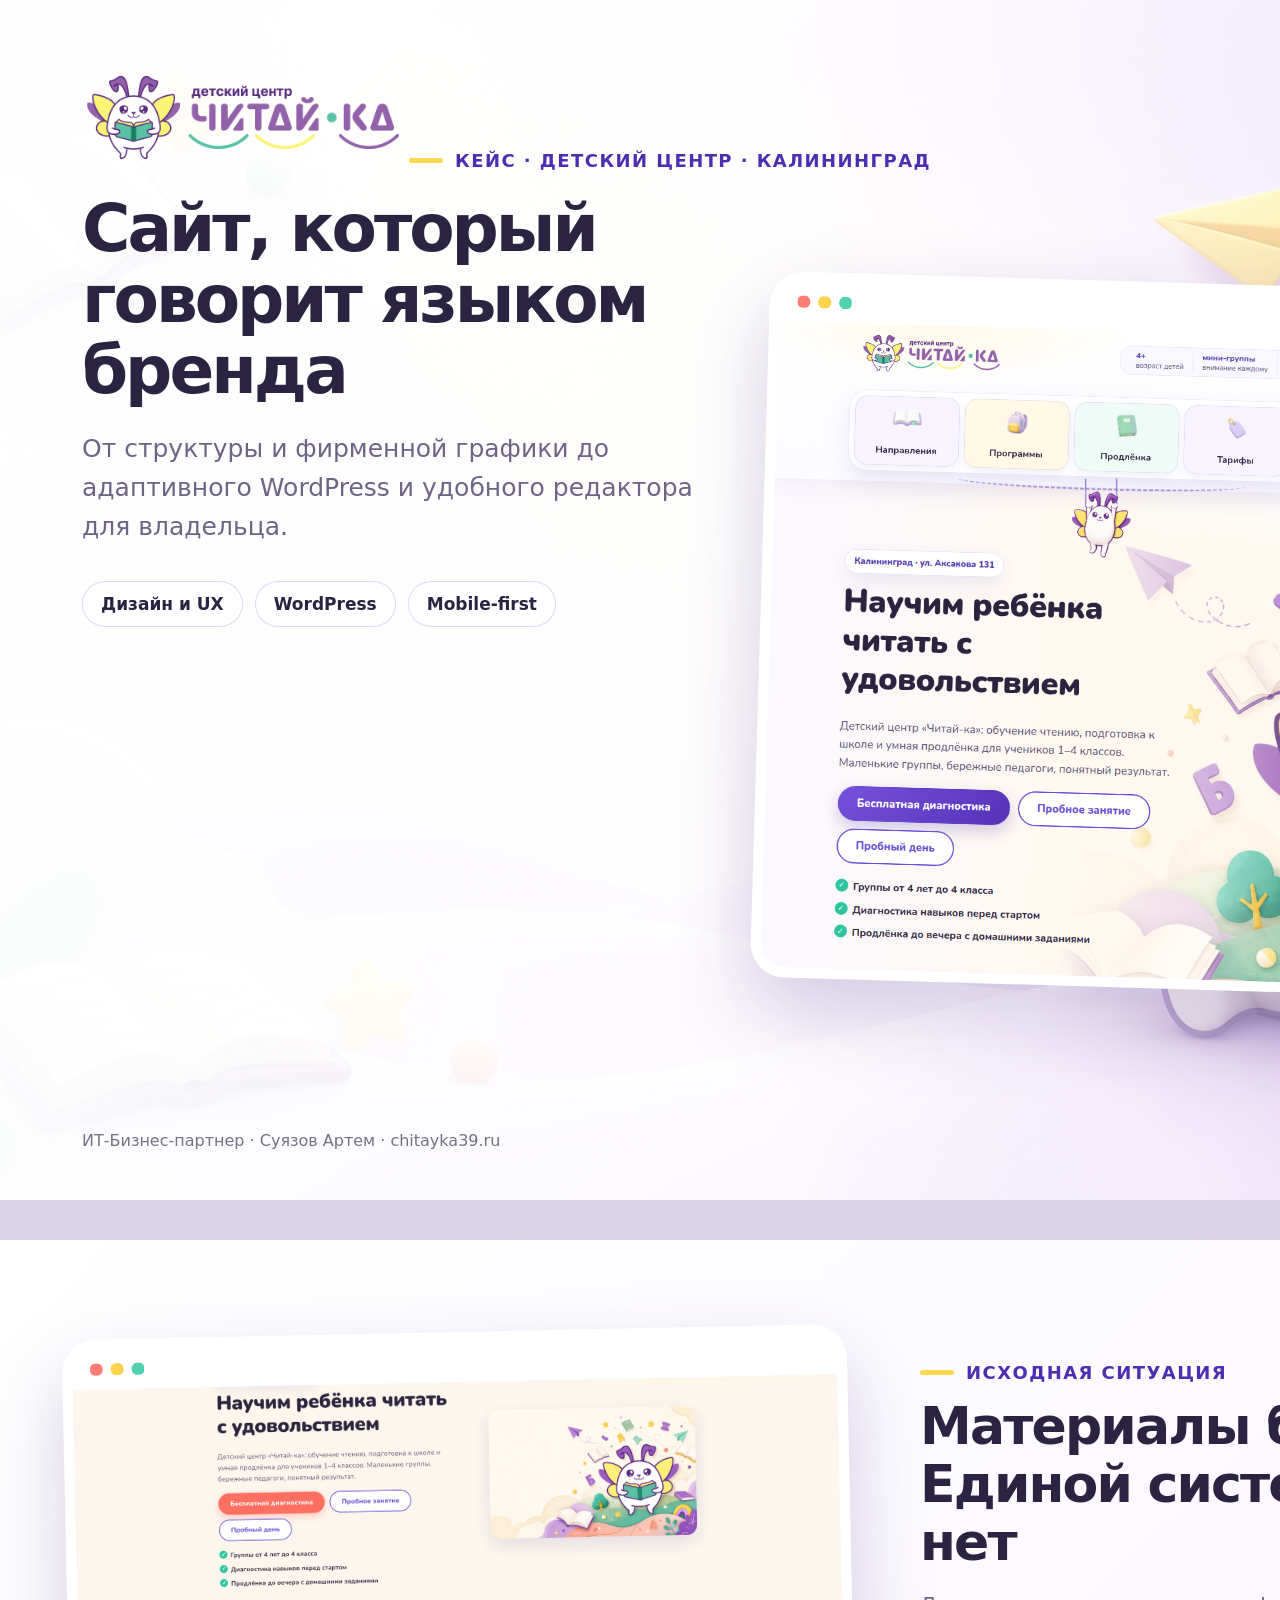
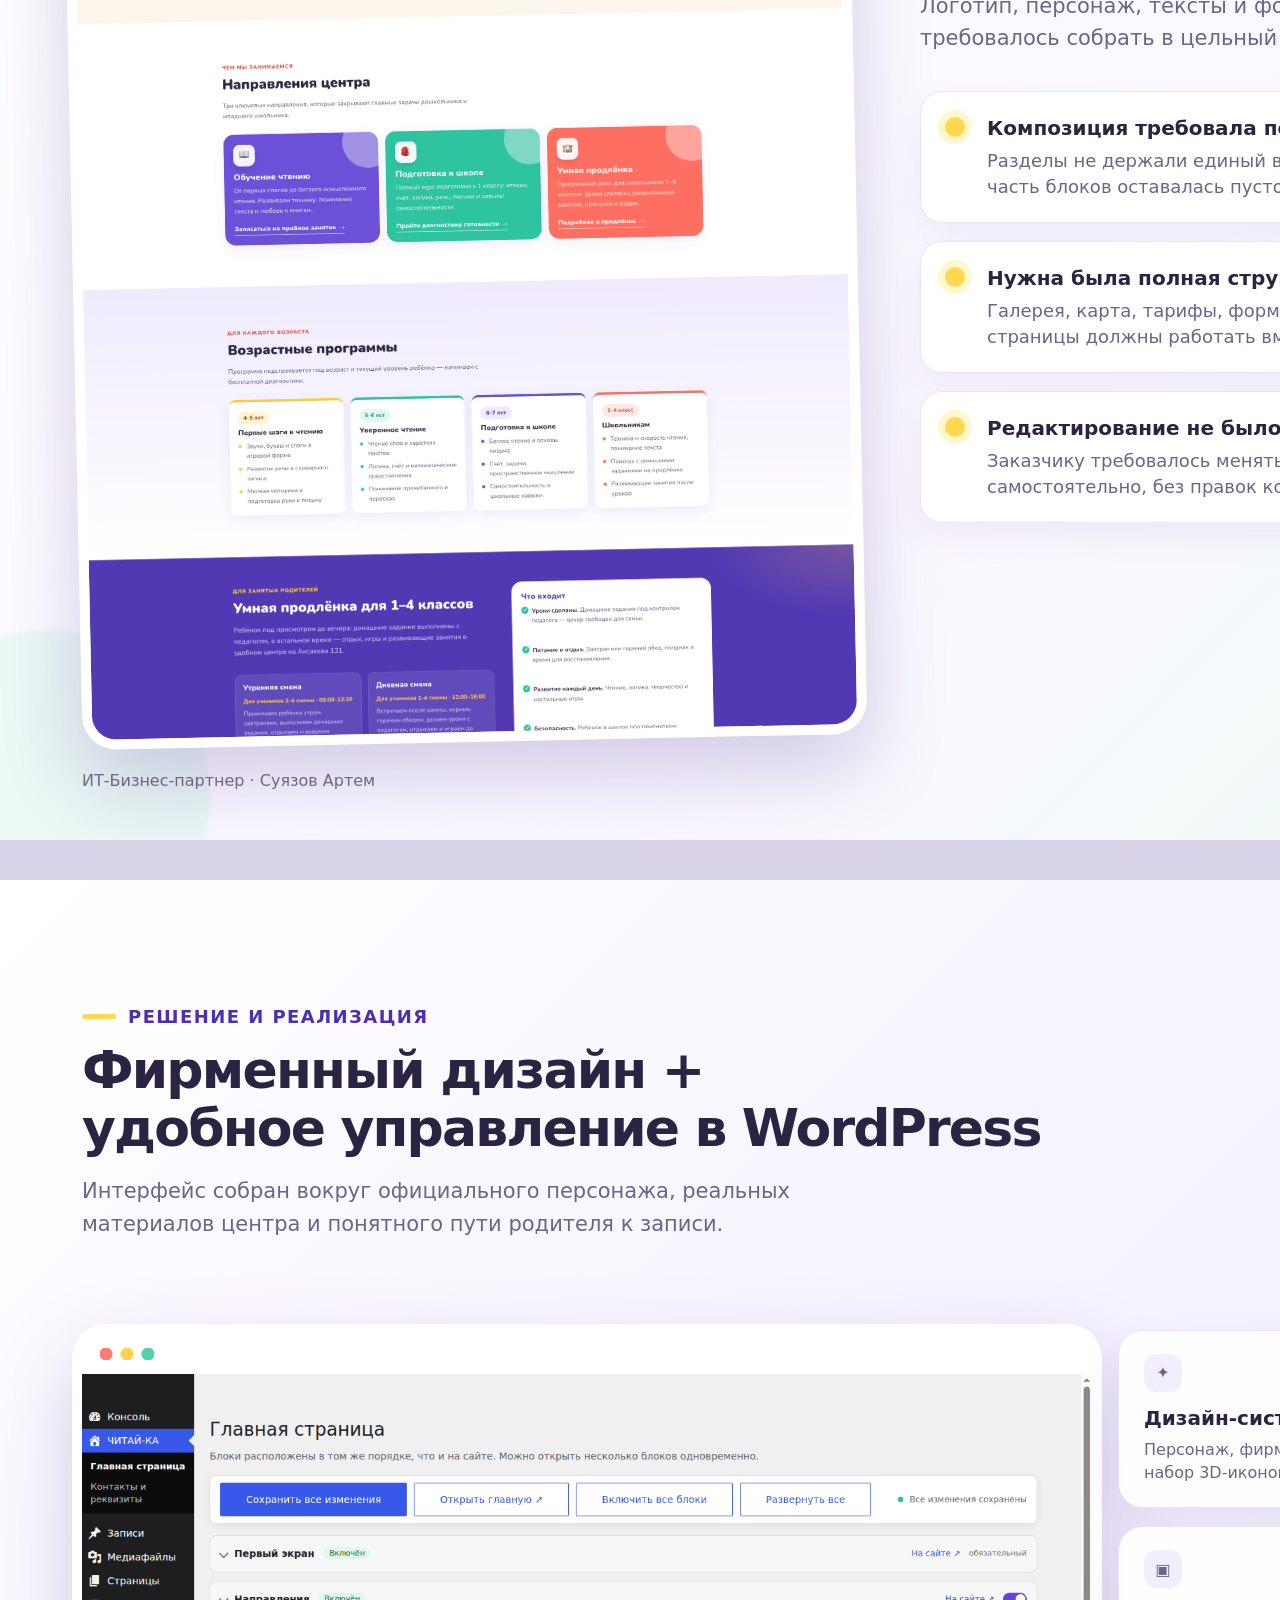
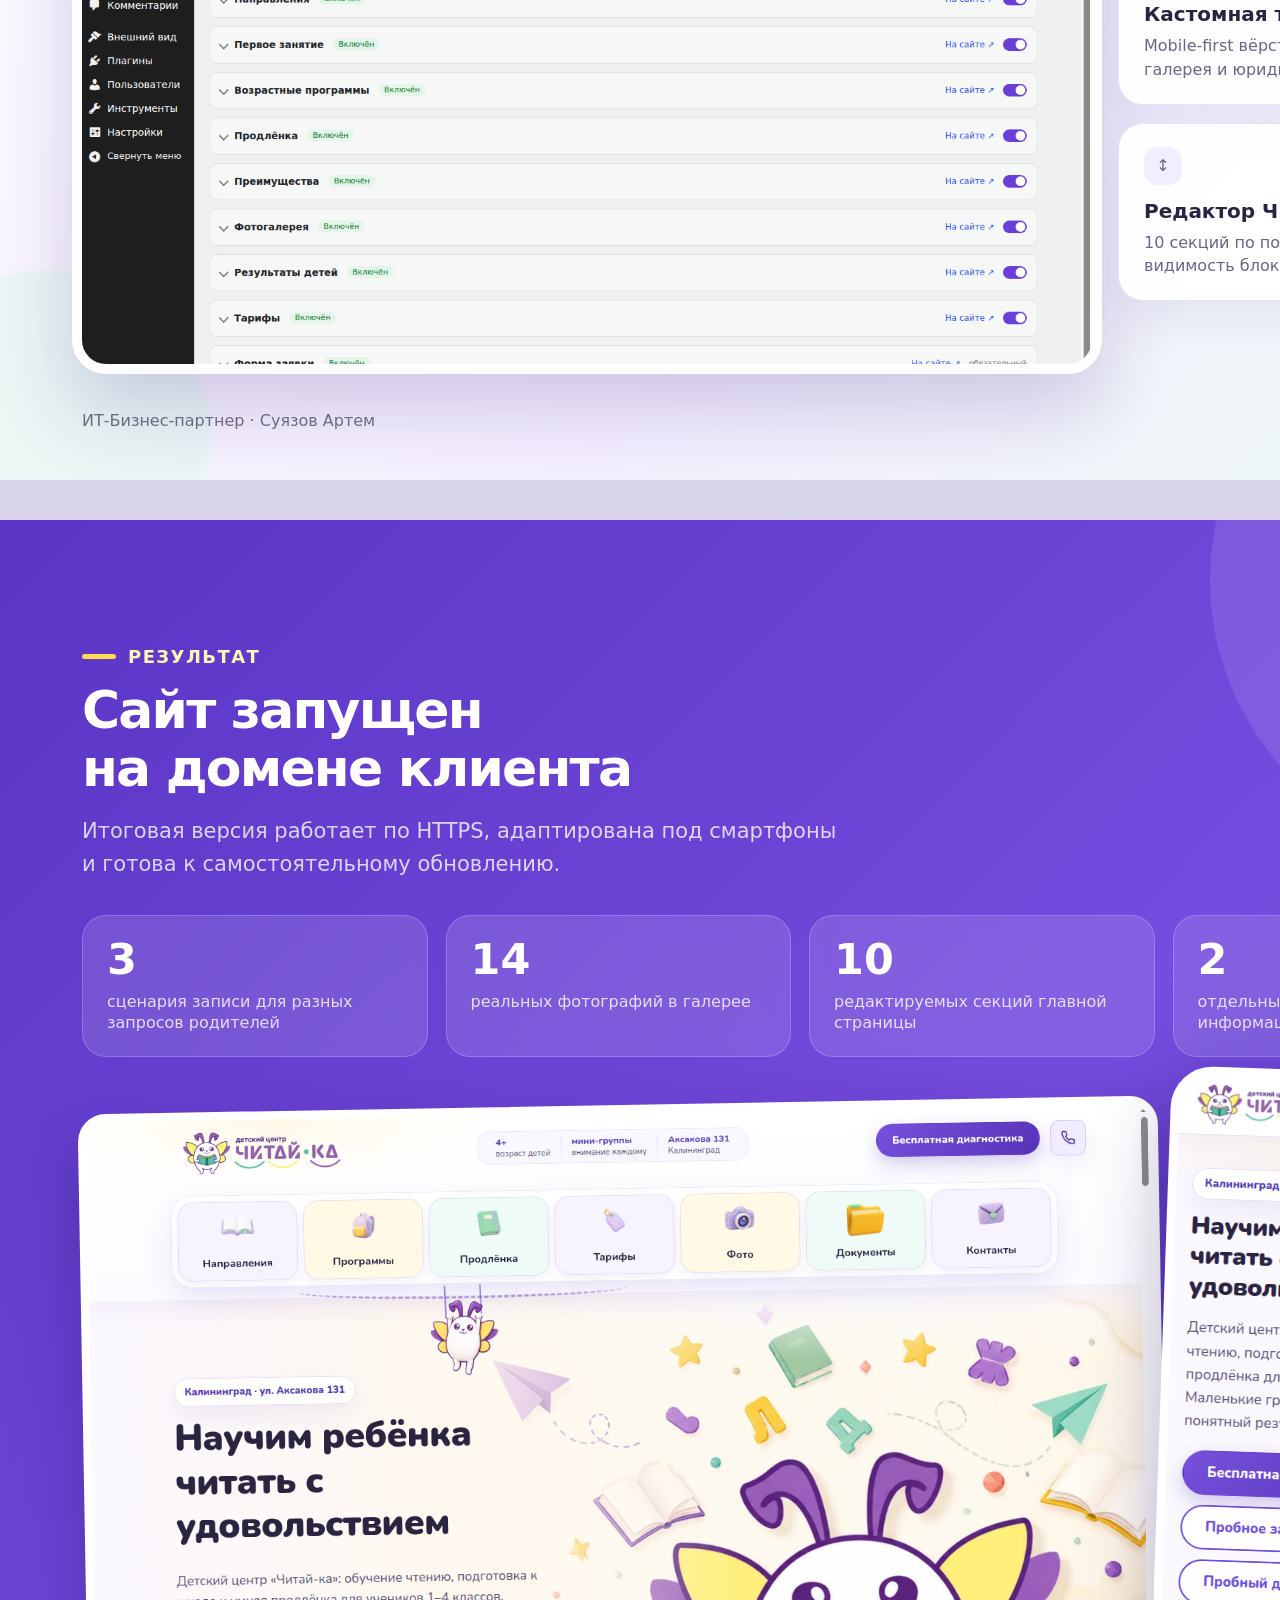
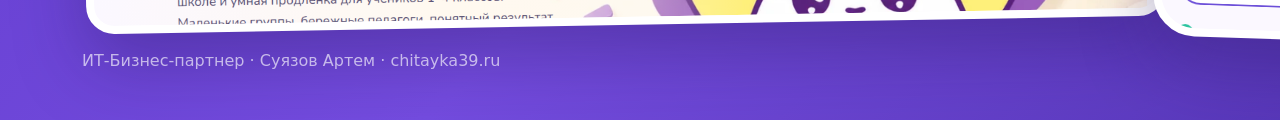
<file: portfolio-package/infographic.html>
<!doctype html>
<html lang="ru">
<head>
  <meta charset="utf-8">
  <meta name="viewport" content="width=device-width, initial-scale=1">
  <title>Кейс «Читай-ка»</title>
  <style>
    :root {
      --ink: #2b2342;
      --muted: #6d6486;
      --purple: #6842d9;
      --purple-dark: #4d2eb1;
      --lilac: #f2edff;
      --mint: #43c7aa;
      --mint-soft: #eaf9f5;
      --yellow: #ffd84f;
      --cream: #fffaf0;
      --white: #fff;
    }
    * { box-sizing: border-box; }
    html, body { margin: 0; background: #d9d4e9; font-family: "DejaVu Sans", sans-serif; color: var(--ink); }
    body { width: 1600px; }
    .slide {
      position: relative;
      width: 1600px;
      height: 1200px;
      overflow: hidden;
      background: #fff;
      isolation: isolate;
    }
    .slide + .slide { margin-top: 40px; }
    .brand-bg {
      position: absolute;
      inset: 0;
      width: 100%;
      height: 100%;
      object-fit: cover;
      z-index: -3;
    }
    .brand-wash {
      position: absolute;
      inset: 0;
      background: linear-gradient(90deg, rgba(255,255,255,.97) 0%, rgba(255,255,255,.89) 48%, rgba(255,255,255,.18) 100%);
      z-index: -2;
    }
    .pad { padding: 72px 82px; }
    .logo { width: 322px; height: auto; }
    .eyebrow {
      display: inline-flex;
      align-items: center;
      gap: 12px;
      margin-top: 54px;
      color: var(--purple-dark);
      font-size: 18px;
      font-weight: 800;
      letter-spacing: .08em;
      text-transform: uppercase;
    }
    .eyebrow::before { content: ""; width: 34px; height: 5px; border-radius: 9px; background: var(--yellow); }
    h1 { margin: 22px 0 24px; max-width: 690px; font-size: 66px; line-height: 1.08; letter-spacing: -.045em; }
    .lead { margin: 0; max-width: 650px; color: var(--muted); font-size: 25px; line-height: 1.55; }
    .pills { display: flex; flex-wrap: wrap; gap: 12px; margin-top: 34px; }
    .pill { padding: 12px 18px; border: 1px solid rgba(104,66,217,.2); border-radius: 999px; background: rgba(255,255,255,.82); font-weight: 700; font-size: 17px; }
    .browser {
      position: absolute;
      overflow: hidden;
      border: 10px solid rgba(255,255,255,.92);
      border-radius: 34px;
      background: #fff;
      box-shadow: 0 34px 80px rgba(68,38,136,.22);
    }
    .browser::before {
      content: "";
      position: absolute;
      z-index: 2;
      top: 14px;
      left: 18px;
      width: 54px;
      height: 12px;
      background: radial-gradient(circle at 6px 6px,#ff7c72 0 6px,transparent 7px),radial-gradient(circle at 27px 6px,#ffd34d 0 6px,transparent 7px),radial-gradient(circle at 48px 6px,#4fd1ad 0 6px,transparent 7px);
    }
    .browser img { width: 100%; height: 100%; object-fit: cover; object-position: top left; }
    .cover-shot { width: 770px; height: 706px; right: 70px; top: 282px; transform: rotate(1.7deg); }
    .cover-shot img { padding-top: 40px; }
    .credit { position: absolute; left: 82px; bottom: 50px; font-size: 16px; color: rgba(43,35,66,.64); }
    .section-title { margin: 14px 0 18px; font-size: 52px; line-height: 1.12; letter-spacing: -.035em; }
    .section-copy { margin: 0; max-width: 760px; font-size: 21px; line-height: 1.55; color: var(--muted); }
    .grid-shot { left: 78px; top: 430px; width: 1010px; height: 690px; }
    .grid-shot img { object-position: top center; padding-top: 40px; }
    .feature-stack { position: absolute; top: 438px; right: 76px; width: 390px; display: grid; gap: 18px; }
    .feature {
      min-height: 135px;
      padding: 23px 25px;
      border: 1px solid rgba(104,66,217,.14);
      border-radius: 25px;
      background: rgba(255,255,255,.92);
      box-shadow: 0 18px 45px rgba(68,38,136,.08);
    }
    .feature b { display: block; margin-bottom: 8px; font-size: 20px; }
    .feature span { color: var(--muted); font-size: 16px; line-height: 1.45; }
    .feature-icon { display: inline-grid; place-items: center; width: 38px; height: 38px; margin-bottom: 14px; border-radius: 13px; background: var(--lilac); font-size: 21px; }
    .system-bg { background: linear-gradient(135deg,#fff 0%,#fbf8ff 65%,#effbf7 100%); }
    .orb { position: absolute; border-radius: 50%; filter: blur(2px); opacity: .75; z-index: -1; }
    .orb.one { width: 390px; height: 390px; right: -140px; top: -120px; background: #efe7ff; }
    .orb.two { width: 330px; height: 330px; left: -120px; bottom: -120px; background: #e6f8f2; }
    .start-shot { left: 72px; top: 92px; width: 785px; height: 1010px; transform: rotate(-1.2deg); }
    .start-shot img { padding-top: 40px; object-position: top center; }
    .start-copy { position: absolute; left: 920px; right: 78px; top: 120px; }
    .start-copy .eyebrow { margin-top: 0; }
    .points { display: grid; gap: 18px; margin-top: 36px; }
    .point { position: relative; padding: 22px 24px 22px 66px; border: 1px solid rgba(104,66,217,.14); border-radius: 22px; background: rgba(255,255,255,.92); box-shadow: 0 15px 34px rgba(68,38,136,.07); color: var(--muted); font-size: 18px; line-height: 1.45; }
    .point::before { content: ""; position: absolute; left: 24px; top: 25px; width: 20px; height: 20px; border-radius: 50%; background: var(--yellow); box-shadow: 0 0 0 7px #fff7cf; }
    .point b { display: block; margin-bottom: 5px; color: var(--ink); font-size: 20px; }
    .work-bg { background: linear-gradient(135deg,#fff 0%,#f5f0ff 63%,#edfaf6 100%); }
    .work-shot { left: 72px; top: 444px; width: 1030px; height: 650px; }
    .work-shot img { padding-top: 40px; object-position: top left; }
    .work-stack { position: absolute; right: 72px; top: 450px; width: 410px; display: grid; gap: 18px; }
    .adaptive-bg { background: linear-gradient(145deg,#f5f0ff 0%,#fff 55%,#effbf8 100%); }
    .phone {
      position: absolute;
      left: 82px;
      top: 250px;
      width: 390px;
      height: 844px;
      border: 12px solid #fff;
      border-radius: 48px;
      overflow: hidden;
      box-shadow: 0 32px 80px rgba(71,42,148,.22);
      background: #fff;
    }
    .phone::before { content: ""; position: absolute; z-index: 2; top: 10px; left: 50%; width: 98px; height: 23px; transform: translateX(-50%); border-radius: 20px; background: #302643; }
    .phone img { width: 100%; height: 100%; object-fit: cover; object-position: top; }
    .admin-shot { left: 510px; top: 470px; width: 1010px; height: 570px; }
    .admin-shot img { padding-top: 40px; object-position: top left; }
    .adaptive-copy { position: absolute; left: 540px; top: 80px; right: 80px; }
    .capabilities { display: flex; gap: 14px; margin-top: 30px; }
    .capability { flex: 1; min-height: 105px; padding: 18px 20px; border-radius: 20px; background: #fff; box-shadow: 0 12px 32px rgba(75,45,151,.08); }
    .capability b { display: block; font-size: 25px; color: var(--purple); }
    .capability span { color: var(--muted); font-size: 15px; line-height: 1.35; }
    .result-bg { background: linear-gradient(135deg,#5a35c4 0%,#744cdf 58%,#4f31ad 100%); color: #fff; }
    .result-bg::before { content: ""; position: absolute; width: 560px; height: 560px; right: -170px; top: -220px; border-radius: 50%; background: rgba(255,255,255,.1); }
    .result-bg .eyebrow { color: #fff6b5; }
    .result-bg .section-copy { color: rgba(255,255,255,.78); }
    .metrics { display: grid; grid-template-columns: repeat(4,1fr); gap: 18px; margin-top: 34px; }
    .metric { padding: 22px 24px; border: 1px solid rgba(255,255,255,.2); border-radius: 24px; background: rgba(255,255,255,.12); backdrop-filter: blur(12px); }
    .metric strong { display: block; font-size: 43px; line-height: 1; color: #fff; }
    .metric span { display: block; margin-top: 10px; font-size: 16px; line-height: 1.35; color: rgba(255,255,255,.8); }
    .result-shots { position: absolute; left: 82px; right: 82px; bottom: 74px; height: 575px; }
    .result-shot { position: absolute; overflow: hidden; border: 8px solid #fff; border-radius: 28px; background: #fff; box-shadow: 0 30px 70px rgba(35,17,86,.34); }
    .result-shot img { width: 100%; height: 100%; object-fit: cover; object-position: top; }
    .result-shot.one { left: 0; top: 34px; width: 1080px; height: 520px; transform: rotate(-1deg); }
    .result-shot.two { right: 18px; top: 0; width: 338px; height: 570px; transform: rotate(2deg); border-radius: 42px; }
    .result-shot.two img { object-position: top center; }
    .result-credit { color: rgba(255,255,255,.64); }
  </style>
</head>
<body>
  <section class="slide pad" id="slide-cover">
    <img class="brand-bg" src="generated-brand-background.png" alt="">
    <div class="brand-wash"></div>
    <img class="logo" src="brand-logo.png" alt="Читай-ка">
    <div class="eyebrow">Кейс · детский центр · Калининград</div>
    <h1>Сайт, который говорит языком бренда</h1>
    <p class="lead">От структуры и фирменной графики до адаптивного WordPress и удобного редактора для владельца.</p>
    <div class="pills">
      <span class="pill">Дизайн и UX</span>
      <span class="pill">WordPress</span>
      <span class="pill">Mobile-first</span>
    </div>
    <div class="browser cover-shot"><img src="screenshots/01-hero-desktop.png" alt="Первый экран сайта"></div>
    <div class="credit">ИТ-Бизнес-партнер · Суязов Артем · chitayka39.ru</div>
  </section>

  <section class="slide system-bg" id="slide-start">
    <span class="orb one"></span><span class="orb two"></span>
    <div class="browser start-shot"><img src="screenshots/start-before.png" alt="Исходная версия сайта"></div>
    <div class="start-copy">
      <div class="eyebrow">Исходная ситуация</div>
      <h2 class="section-title">Материалы были.<br>Единой системы — нет</h2>
      <p class="section-copy">Логотип, персонаж, тексты и фотографии требовалось собрать в цельный клиентский сайт.</p>
      <div class="points">
        <div class="point"><b>Композиция требовала переработки</b>Разделы не держали единый визуальный ритм, часть блоков оставалась пустой.</div>
        <div class="point"><b>Нужна была полная структура</b>Галерея, карта, тарифы, формы и обязательные страницы должны работать вместе.</div>
        <div class="point"><b>Редактирование не было готово</b>Заказчику требовалось менять контент самостоятельно, без правок кода.</div>
      </div>
    </div>
    <div class="credit">ИТ-Бизнес-партнер · Суязов Артем</div>
  </section>

  <section class="slide pad work-bg" id="slide-work">
    <span class="orb one"></span><span class="orb two"></span>
    <div class="eyebrow">Решение и реализация</div>
    <h2 class="section-title">Фирменный дизайн +<br>удобное управление в WordPress</h2>
    <p class="section-copy">Интерфейс собран вокруг официального персонажа, реальных материалов центра и понятного пути родителя к записи.</p>
    <div class="browser work-shot"><img src="screenshots/08-wordpress-editor.png" alt="Редактор WordPress"></div>
    <div class="work-stack">
      <div class="feature"><span class="feature-icon">✦</span><b>Дизайн-система</b><span>Персонаж, фирменная палитра и единый набор 3D-иконок.</span></div>
      <div class="feature"><span class="feature-icon">▣</span><b>Кастомная тема</b><span>Mobile-first вёрстка, формы, карта, галерея и юридические страницы.</span></div>
      <div class="feature"><span class="feature-icon">↕</span><b>Редактор ЧИТАЙ-КА</b><span>10 секций по порядку страницы, видимость блоков и резервные копии.</span></div>
    </div>
    <div class="credit">ИТ-Бизнес-партнер · Суязов Артем</div>
  </section>

  <section class="slide pad result-bg" id="slide-result">
    <div class="eyebrow">Результат</div>
    <h2 class="section-title">Сайт запущен<br>на домене клиента</h2>
    <p class="section-copy">Итоговая версия работает по HTTPS, адаптирована под смартфоны и готова к самостоятельному обновлению.</p>
    <div class="metrics">
      <div class="metric"><strong>3</strong><span>сценария записи для разных запросов родителей</span></div>
      <div class="metric"><strong>14</strong><span>реальных фотографий в галерее</span></div>
      <div class="metric"><strong>10</strong><span>редактируемых секций главной страницы</span></div>
      <div class="metric"><strong>2</strong><span>отдельные обязательные информационные страницы</span></div>
    </div>
    <div class="result-shots">
      <div class="result-shot one"><img src="screenshots/01-hero-desktop.png" alt="Итоговый первый экран"></div>
      <div class="result-shot two"><img src="screenshots/06-mobile-hero.png" alt="Мобильная версия"></div>
    </div>
    <div class="credit result-credit">ИТ-Бизнес-партнер · Суязов Артем · chitayka39.ru</div>
  </section>
</body>
</html>
</file>
<file: preview/assets/main.css>
/* ==========================================================================
   Детский центр «Читай-ка» — preview styles
   Mobile-first. Палитра: фиолетовый / мята / жёлтый / коралл. Шрифт: Nunito.
   ========================================================================== */

:root {
	--purple: #6c4fd8;
	--purple-dark: #5239b3;
	--purple-soft: #f1ecff;
	--mint: #2ec4a0;
	--mint-dark: #1f9d7f;
	--mint-soft: #e2f7f1;
	--yellow: #ffc93c;
	--yellow-soft: #fff3d6;
	--coral: #ff6f61;
	--coral-dark: #e35648;
	--coral-soft: #ffe9e6;
	--cream: #fbf8ff;
	--ink: #2b2440;
	--ink-soft: #5c5476;
	--line: #e8e0f5;
	--white: #ffffff;
	--radius: 22px;
	--radius-lg: 30px;
	--shadow: 0 12px 32px rgba(82, 57, 179, 0.09);
	--shadow-strong: 0 20px 52px rgba(82, 57, 179, 0.14);
	--container: 1200px;
}

*,
*::before,
*::after {
	box-sizing: border-box;
}

html {
	scroll-behavior: smooth;
}

body {
	margin: 0;
	font-family: "Nunito", "Segoe UI", Arial, sans-serif;
	font-size: 16px;
	line-height: 1.6;
	color: var(--ink);
	background: var(--white);
	overflow-x: clip;
	-webkit-font-smoothing: antialiased;
}

img {
	max-width: 100%;
	height: auto;
	display: block;
}

h1, h2, h3 {
	line-height: 1.2;
	margin: 0 0 0.6em;
	font-weight: 800;
	color: var(--ink);
}

h1 {
	font-size: clamp(1.9rem, 6vw, 3.1rem);
	font-weight: 900;
	letter-spacing: -0.02em;
}

h2 {
	font-size: clamp(1.5rem, 4.5vw, 2.2rem);
	font-weight: 900;
	letter-spacing: -0.01em;
}

h3 {
	font-size: 1.15rem;
}

p {
	margin: 0 0 1em;
}

a {
	color: var(--purple);
	text-decoration: none;
}

a:hover {
	text-decoration: underline;
}

.container {
	width: 100%;
	max-width: calc(var(--container) + 80px);
	margin: 0 auto;
	padding: 0 clamp(20px, 4vw, 40px);
}

.visually-hidden {
	position: absolute;
	width: 1px;
	height: 1px;
	margin: -1px;
	padding: 0;
	overflow: hidden;
	clip: rect(0 0 0 0);
	white-space: nowrap;
	border: 0;
}

.skip-link {
	position: absolute;
	left: 12px;
	top: -60px;
	z-index: 100;
	background: var(--purple);
	color: var(--white);
	padding: 10px 16px;
	border-radius: 10px;
	transition: top 0.2s ease;
}

.skip-link:focus {
	top: 12px;
	text-decoration: none;
}

/* --------------------------------------------------------------------------
   Buttons
   -------------------------------------------------------------------------- */

.btn {
	display: inline-flex;
	align-items: center;
	justify-content: center;
	gap: 8px;
	padding: 12px 22px;
	border: 2px solid transparent;
	border-radius: 999px;
	font-family: inherit;
	font-size: 0.98rem;
	font-weight: 800;
	line-height: 1.2;
	cursor: pointer;
	transition: transform 0.15s ease, box-shadow 0.15s ease, background-color 0.15s ease, border-color 0.15s ease;
	text-decoration: none;
}

.btn:hover {
	text-decoration: none;
	transform: translateY(-2px);
}

.btn--lg {
	padding: 15px 28px;
	font-size: 1.05rem;
}

.btn--accent {
	background: var(--coral);
	color: var(--white);
	box-shadow: 0 8px 20px rgba(255, 111, 97, 0.35);
}

.btn--accent:hover {
	background: var(--coral-dark);
	color: var(--white);
}

.btn--ghost {
	background: var(--white);
	border-color: var(--purple);
	color: var(--purple);
}

.btn--ghost:hover {
	background: var(--purple);
	color: var(--white);
}

/* --------------------------------------------------------------------------
   Header
   -------------------------------------------------------------------------- */

.site-header {
	position: sticky;
	top: 0;
	z-index: 50;
	background: var(--white);
	border-bottom: 1px solid var(--line);
}

.site-header__inner {
	display: flex;
	align-items: center;
	justify-content: space-between;
	gap: 16px;
	min-height: 72px;
}

.site-header__brand {
	display: inline-flex;
	align-items: center;
}

.site-header__trust {
	display: none;
}

.site-header__logo {
	height: 44px;
	width: auto;
}

.site-header__toggle {
	display: inline-flex;
	flex-direction: column;
	justify-content: center;
	gap: 5px;
	width: 44px;
	height: 44px;
	padding: 10px;
	background: var(--purple-soft);
	border: 0;
	border-radius: 12px;
	cursor: pointer;
}

.site-header__toggle-bar {
	display: block;
	height: 3px;
	border-radius: 2px;
	background: var(--purple-dark);
}

.site-header__nav {
	position: absolute;
	top: 72px;
	left: 0;
	right: 0;
	display: none;
	flex-direction: column;
	gap: 12px;
	padding: 18px 20px 22px;
	background: var(--white);
	border-bottom: 1px solid var(--line);
	box-shadow: var(--shadow);
}

.site-header__nav.is-open {
	display: flex;
}

.site-header__nav ul {
	list-style: none;
	margin: 0;
	padding: 0;
	display: flex;
	flex-direction: column;
	gap: 4px;
}

.site-header__nav a:not(.btn) {
	display: block;
	padding: 10px 6px;
	font-weight: 700;
	color: var(--ink);
	border-radius: 10px;
}

.site-header__nav a:not(.btn):hover {
	background: var(--purple-soft);
	color: var(--purple-dark);
	text-decoration: none;
}

.site-header__cta {
	align-self: flex-start;
}

.site-header__call {
	display: inline-flex;
	align-items: center;
	justify-content: center;
	width: 44px;
	height: 44px;
	margin-left: auto;
	background: var(--purple-soft);
	border-radius: 12px;
	color: var(--purple-dark);
}

.site-header__call:hover {
	background: var(--purple);
	color: var(--white);
	text-decoration: none;
}

/* --------------------------------------------------------------------------
   Hero
   -------------------------------------------------------------------------- */

.hero {
	position: relative;
	background:
		radial-gradient(700px 320px at 85% -10%, var(--yellow-soft) 0%, rgba(255, 243, 214, 0) 70%),
		var(--cream);
	padding: 40px 0 48px;
	overflow: hidden;
}

.hero__grid {
	display: grid;
	gap: 32px;
}

.hero__badge {
	display: inline-block;
	margin-bottom: 14px;
	padding: 7px 14px;
	background: var(--white);
	border: 1px solid var(--line);
	border-radius: 999px;
	font-size: 0.85rem;
	font-weight: 800;
	color: var(--purple-dark);
	box-shadow: var(--shadow);
}

.hero__lead {
	font-size: 1.1rem;
	color: var(--ink-soft);
	max-width: 34em;
}

.hero__cta {
	display: flex;
	flex-wrap: wrap;
	gap: 12px;
	margin: 22px 0 24px;
}

.hero__points {
	list-style: none;
	margin: 0;
	padding: 0;
	display: grid;
	gap: 10px;
}

.hero__points li {
	position: relative;
	padding-left: 28px;
	font-weight: 700;
}

.hero__points li::before {
	content: "✓";
	position: absolute;
	left: 0;
	top: 0;
	width: 20px;
	height: 20px;
	display: inline-flex;
	align-items: center;
	justify-content: center;
	background: var(--mint);
	color: var(--white);
	font-size: 0.75rem;
	font-weight: 900;
	border-radius: 50%;
}

.hero__media img {
	width: 100%;
	max-width: 620px;
	margin: 0 auto;
	border-radius: var(--radius-lg);
	box-shadow: var(--shadow-strong);
}

/* --------------------------------------------------------------------------
   Sections
   -------------------------------------------------------------------------- */

.section {
	padding: clamp(48px, 7vw, 104px) 0;
}

.section--tint {
	background: linear-gradient(180deg, var(--purple-soft) 0%, var(--white) 100%);
}

.section__head {
	max-width: 640px;
	margin-bottom: 32px;
}

.section__kicker {
	display: inline-block;
	margin-bottom: 10px;
	font-size: 0.82rem;
	font-weight: 900;
	letter-spacing: 0.09em;
	text-transform: uppercase;
	color: var(--coral-dark);
}

.section__kicker--light {
	color: var(--yellow);
}

.section__sub {
	color: var(--ink-soft);
	margin-bottom: 0;
}

/* --------------------------------------------------------------------------
   Directions
   -------------------------------------------------------------------------- */

.directions__grid {
	display: grid;
	gap: 18px;
}

.dir-card {
	position: relative;
	padding: 26px 24px 24px;
	border-radius: var(--radius-lg);
	box-shadow: var(--shadow);
	overflow: hidden;
}

.dir-card::after {
	content: "";
	position: absolute;
	right: -40px;
	top: -40px;
	width: 130px;
	height: 130px;
	border-radius: 50%;
	background: rgba(255, 255, 255, 0.35);
}

.dir-card h3 {
	font-size: 1.35rem;
	margin-bottom: 0.4em;
}

.dir-card p {
	margin-bottom: 1.2em;
}

.dir-card--purple {
	background: var(--purple);
	color: var(--purple-soft);
}

.dir-card--purple h3 { color: var(--white); }

.dir-card--mint {
	background: var(--mint);
	color: #eafaf5;
}

.dir-card--mint h3 { color: var(--white); }

.dir-card--coral {
	background: var(--coral);
	color: var(--coral-soft);
}

.dir-card--coral h3 { color: var(--white); }

.dir-card__icon {
	display: inline-flex;
	align-items: center;
	justify-content: center;
	width: 54px;
	height: 54px;
	margin-bottom: 16px;
	font-size: 1.6rem;
	background: rgba(255, 255, 255, 0.92);
	border-radius: 16px;
	box-shadow: 0 6px 14px rgba(43, 36, 64, 0.15);
}

.dir-card__link {
	display: inline-flex;
	align-items: center;
	gap: 6px;
	font-weight: 800;
	color: var(--white);
	border-bottom: 2px solid rgba(255, 255, 255, 0.5);
}

.dir-card__link::after {
	content: "→";
}

.dir-card__link:hover {
	color: var(--white);
	border-bottom-color: var(--white);
	text-decoration: none;
}

/* --------------------------------------------------------------------------
   Programs (age cards)
   -------------------------------------------------------------------------- */

.programs__grid {
	display: grid;
	gap: 18px;
}

.program {
	padding: 24px 22px;
	background: var(--white);
	border-radius: var(--radius);
	border-top: 6px solid var(--purple);
	box-shadow: var(--shadow);
}

.program--yellow { border-top-color: var(--yellow); }
.program--mint { border-top-color: var(--mint); }
.program--purple { border-top-color: var(--purple); }
.program--coral { border-top-color: var(--coral); }

.program__age {
	display: inline-block;
	margin-bottom: 10px;
	padding: 5px 14px;
	font-size: 0.85rem;
	font-weight: 900;
	border-radius: 999px;
	background: var(--purple-soft);
	color: var(--purple-dark);
}

.program--yellow .program__age { background: var(--yellow-soft); color: #8a6100; }
.program--mint .program__age { background: var(--mint-soft); color: var(--mint-dark); }
.program--coral .program__age { background: var(--coral-soft); color: var(--coral-dark); }

.program ul {
	list-style: none;
	margin: 0;
	padding: 0;
	display: grid;
	gap: 8px;
}

.program li {
	position: relative;
	padding-left: 20px;
	font-size: 0.95rem;
	color: var(--ink-soft);
}

.program li::before {
	content: "";
	position: absolute;
	left: 0;
	top: 0.55em;
	width: 8px;
	height: 8px;
	border-radius: 50%;
	background: var(--yellow);
}

.program--mint li::before { background: var(--mint); }
.program--purple li::before { background: var(--purple); }
.program--coral li::before { background: var(--coral); }

/* --------------------------------------------------------------------------
   Prodlenka
   -------------------------------------------------------------------------- */

.prodlenka {
	background:
		radial-gradient(600px 300px at 100% 0%, rgba(255, 201, 60, 0.18) 0%, rgba(255, 201, 60, 0) 60%),
		var(--purple-dark);
	color: var(--purple-soft);
	padding-block: clamp(52px, 5vw, 76px);
}

.prodlenka h2,
.prodlenka h3 {
	color: var(--white);
}

.prodlenka__grid {
	display: grid;
	gap: 36px;
}

.prodlenka__lead {
	font-size: 1.08rem;
	color: #d9cefa;
	max-width: 36em;
}

.prodlenka__shifts {
	display: grid;
	gap: 16px;
	margin: 26px 0 30px;
}

.shift {
	display: flex;
	flex-direction: column;
	padding: 20px;
	background: rgba(255, 255, 255, 0.08);
	border: 1px solid rgba(255, 255, 255, 0.16);
	border-radius: var(--radius);
}

.shift__time {
	margin-bottom: 0.5em;
	font-size: 0.9rem;
	font-weight: 800;
	color: var(--yellow);
}

.shift p:last-child {
	flex: 1;
	margin-bottom: 0;
	color: #d9cefa;
	font-size: 0.95rem;
}

.prodlenka__benefits {
	padding: 26px 24px;
	background: var(--white);
	border-radius: var(--radius-lg);
	box-shadow: var(--shadow-strong);
	color: var(--ink);
	display: flex;
	flex-direction: column;
}

.prodlenka__benefits h3 {
	color: var(--purple-dark);
	font-size: 1.25rem;
}

.prodlenka__benefits ul {
	list-style: none;
	margin: 0;
	padding: 0;
	display: grid;
	gap: 14px;
	flex: 1;
	align-content: space-between;
}

.prodlenka__benefits li {
	position: relative;
	padding-left: 26px;
	font-size: 0.95rem;
	color: var(--ink-soft);
}

.prodlenka__benefits li strong {
	color: var(--ink);
}

.prodlenka__benefits li::before {
	content: "✓";
	position: absolute;
	left: 0;
	top: 1px;
	width: 18px;
	height: 18px;
	display: inline-flex;
	align-items: center;
	justify-content: center;
	background: var(--mint);
	color: var(--white);
	font-size: 0.7rem;
	font-weight: 900;
	border-radius: 50%;
}

/* --------------------------------------------------------------------------
   Advantages
   -------------------------------------------------------------------------- */

.advantages {
	background: var(--cream);
}

.advantages__grid {
	display: grid;
	grid-auto-rows: 1fr;
	gap: 20px;
}

.benefit-card {
	padding: 26px 24px;
	min-height: 200px;
	background: var(--white);
	border: 1px solid var(--line);
	border-radius: var(--radius);
	box-shadow: var(--shadow);
	transition: box-shadow 0.15s ease, transform 0.15s ease;
}

.benefit-card:hover {
	box-shadow: var(--shadow-strong);
	transform: translateY(-3px);
}

.benefit-card__icon {
	display: inline-flex;
	align-items: center;
	justify-content: center;
	width: 56px;
	height: 56px;
	margin-bottom: 16px;
	font-size: 1.6rem;
	border-radius: 14px;
}

.benefit-card__icon--purple { background: var(--purple-soft); }
.benefit-card__icon--mint { background: var(--mint-soft); }
.benefit-card__icon--yellow { background: var(--yellow-soft); }
.benefit-card__icon--coral { background: var(--coral-soft); }

.benefit-card h3 {
	font-size: 1.05rem;
	margin-bottom: 0.35em;
}

.benefit-card p {
	margin: 0;
	font-size: 0.93rem;
	color: var(--ink-soft);
}

/* --------------------------------------------------------------------------
   Prices
   -------------------------------------------------------------------------- */

.prices__group {
	margin-top: 36px;
}

.prices__group:first-of-type {
	margin-top: 0;
}

.prices__group-title {
	font-size: 1.3rem;
	margin-bottom: 18px;
}

.prices__courses {
	display: grid;
	gap: 18px;
	align-items: start;
}

.price-card {
	display: flex;
	flex-direction: column;
	padding: 26px 24px;
	background: var(--white);
	border: 1px solid var(--line);
	border-radius: var(--radius-lg);
	box-shadow: var(--shadow);
}

.price-card--featured {
	border: 2px solid var(--coral);
	position: relative;
	box-shadow: var(--shadow-strong);
}

.price-card--featured::before {
	content: "Рекомендуем";
	position: absolute;
	top: -14px;
	left: 20px;
	padding: 4px 14px;
	background: var(--coral);
	color: var(--white);
	font-size: 0.78rem;
	font-weight: 900;
	border-radius: 999px;
}

.price-card h4 {
	margin: 0 0 0.5em;
	font-size: 1.35rem;
	font-weight: 900;
	line-height: 1.2;
	color: var(--ink);
}

.price-card__value {
	margin-bottom: 0.2em;
	font-size: 1.9rem;
	font-weight: 900;
	color: var(--purple-dark);
}

.price-card__per {
	font-size: 1rem;
	font-weight: 800;
	color: var(--ink-soft);
}

.price-card__meta {
	margin-bottom: 0.8em;
	font-size: 0.9rem;
	font-weight: 800;
	color: var(--mint-dark);
}

.price-card__note {
	font-size: 0.93rem;
	color: var(--ink-soft);
	flex-grow: 1;
}

.price-card .btn {
	margin-top: 14px;
	align-self: flex-start;
}

.price-list {
	list-style: none;
	margin: 0;
	padding: 0;
	display: grid;
	gap: 12px;
}

.price-row {
	display: flex;
	align-items: center;
	justify-content: space-between;
	gap: 16px;
	padding: 20px 24px;
	background: var(--white);
	border: 1px solid var(--line);
	border-radius: var(--radius);
	box-shadow: var(--shadow);
}

.price-row__name {
	margin: 0;
	font-size: 1rem;
	font-weight: 800;
	line-height: 1.35;
}

.price-row__meta {
	margin: 2px 0 0;
	font-size: 1rem;
	color: var(--ink-soft);
}

.price-row__value {
	margin: 0;
	font-size: 1.15rem;
	font-weight: 900;
	color: var(--purple-dark);
	white-space: nowrap;
	text-align: right;
}

.price-row__value span {
	font-size: 0.85rem;
	font-weight: 800;
	color: var(--ink-soft);
}

.prices__group-cta {
	margin-top: 18px;
}

.prices__note {
	margin: 26px 0 0;
	font-size: 0.92rem;
	color: var(--ink-soft);
	text-align: center;
}

/* --------------------------------------------------------------------------
   Lead form
   -------------------------------------------------------------------------- */

.lead {
	background: var(--cream);
}

.lead__grid {
	display: grid;
	gap: 32px;
}

.lead__content p {
	color: var(--ink-soft);
}

.lead__points {
	list-style: none;
	margin: 18px 0 0;
	padding: 0;
	display: grid;
	gap: 10px;
}

.lead__points li {
	position: relative;
	padding-left: 26px;
	font-weight: 700;
}

.lead__points li::before {
	content: "✓";
	position: absolute;
	left: 0;
	top: 1px;
	width: 18px;
	height: 18px;
	display: inline-flex;
	align-items: center;
	justify-content: center;
	background: var(--purple);
	color: var(--white);
	font-size: 0.7rem;
	font-weight: 900;
	border-radius: 50%;
}

.lead__form {
	padding: 28px 24px;
	background: var(--white);
	border-radius: var(--radius-lg);
	box-shadow: var(--shadow-strong);
}

.field {
	margin-bottom: 16px;
}

.field label {
	display: block;
	margin-bottom: 6px;
	font-weight: 800;
	font-size: 0.92rem;
}

.field input,
.field select {
	width: 100%;
	padding: 13px 16px;
	font: inherit;
	color: var(--ink);
	background: var(--white);
	border: 2px solid var(--line);
	border-radius: 12px;
	transition: border-color 0.15s ease, box-shadow 0.15s ease;
}

.field input:focus,
.field select:focus {
	outline: none;
	border-color: var(--purple);
	box-shadow: 0 0 0 4px rgba(108, 79, 216, 0.15);
}

.field input.is-invalid,
.field select.is-invalid {
	border-color: var(--coral);
}

.field--hp {
	position: absolute;
	left: -9999px;
	width: 1px;
	height: 1px;
	overflow: hidden;
}

.consent {
	display: flex;
	align-items: flex-start;
	gap: 10px;
	margin-bottom: 20px;
	font-size: 0.88rem;
	color: var(--ink-soft);
	cursor: pointer;
}

.consent input {
	width: 18px;
	height: 18px;
	margin-top: 2px;
	accent-color: var(--purple);
	flex-shrink: 0;
}

.consent a {
	font-weight: 800;
	text-decoration: underline;
	text-underline-offset: 2px;
}

.consent:has(input:checked) {
	color: var(--ink);
}

.consent input.is-invalid {
	outline: 2px solid var(--coral);
	outline-offset: 2px;
}

.lead__submit {
	width: 100%;
}

.lead__notice {
	margin: 16px 0 0;
	padding: 14px 16px;
	background: var(--mint-soft);
	border: 1px solid var(--mint);
	border-radius: 12px;
	font-size: 0.92rem;
	font-weight: 700;
	color: var(--mint-dark);
}

/* --------------------------------------------------------------------------
   Contacts
   -------------------------------------------------------------------------- */

.contacts__grid {
	display: grid;
	gap: 28px;
}

.contacts__address {
	font-size: 1.3rem;
	font-weight: 900;
	color: var(--purple-dark);
}

.contacts__line {
	font-weight: 700;
}

.contacts__line a {
	font-weight: 800;
}

.contacts__card {
	padding: 26px 24px;
	background: var(--purple-soft);
	border-radius: var(--radius-lg);
}

.contacts__steps {
	margin: 0 0 18px;
	padding-left: 20px;
	display: grid;
	gap: 8px;
	font-weight: 700;
}

/* --------------------------------------------------------------------------
   Footer
   -------------------------------------------------------------------------- */

.site-footer {
	background:
		radial-gradient(circle at 12% 0, rgba(110, 76, 255, 0.24), transparent 34%),
		linear-gradient(135deg, #27213e 0%, #211c35 100%);
	color: #d6d0e5;
	padding: 56px 0 0;
}

.site-footer__grid {
	display: grid;
	gap: 36px;
	padding-bottom: 40px;
}

.site-footer__logo {
	height: 58px;
	width: auto;
	margin-bottom: 18px;
	background: var(--white);
	border-radius: 16px;
	padding: 7px 12px;
	box-shadow: 0 12px 30px rgba(12, 8, 28, 0.24);
}

.site-footer__brand {
	max-width: 360px;
}

.site-footer__brand p {
	margin: 0;
	line-height: 1.65;
}

.site-footer__brand .site-footer__title {
	margin-bottom: 8px;
	color: var(--white);
	font-family: var(--font-display);
	font-size: 1.3rem;
	font-weight: 800;
	line-height: 1.2;
}

.site-footer h3 {
	color: var(--white);
	font-size: 0.82rem;
	letter-spacing: 0.1em;
	text-transform: uppercase;
	margin-bottom: 18px;
}

.site-footer__nav ul {
	list-style: none;
	margin: 0;
	padding: 0;
	display: grid;
	grid-template-columns: repeat(2, minmax(0, 1fr));
	column-gap: 26px;
	row-gap: 11px;
}

.site-footer__nav a {
	color: #d6d0e5;
	font-size: 0.94rem;
}

.site-footer__nav a:hover {
	color: var(--white);
}

.site-footer__contacts {
	padding: 24px;
	border: 1px solid rgba(255, 255, 255, 0.12);
	border-radius: 22px;
	background: rgba(255, 255, 255, 0.07);
	box-shadow: 0 18px 36px rgba(12, 8, 28, 0.16);
}

.site-footer__contacts p {
	margin: 0 0 12px;
	line-height: 1.55;
}

.site-footer__contacts a {
	color: var(--white);
	font-weight: 800;
}

.site-footer__contacts a:hover {
	color: var(--yellow);
}

.site-footer__note {
	margin-top: 20px !important;
	margin-bottom: 0 !important;
	font-size: 0.9rem;
	color: #aaa1c5;
}

.site-footer__bottom {
	display: grid;
	gap: 8px;
	padding-top: 20px;
	padding-bottom: 22px;
	border-top: 1px solid rgba(255, 255, 255, 0.12);
}

.site-footer__bottom p {
	margin: 0;
	font-size: 0.85rem;
	color: #9e96b8;
	line-height: 1.55;
}

.site-footer__bottom a {
	color: #c8bfff;
}

/* --------------------------------------------------------------------------
   Tablet
   -------------------------------------------------------------------------- */

@media (min-width: 640px) {
	.directions__grid {
		grid-template-columns: repeat(2, minmax(0, 1fr));
	}

	.dir-card:last-child {
		grid-column: 1 / -1;
	}

	.programs__grid {
		grid-template-columns: repeat(2, minmax(0, 1fr));
	}

	.advantages__grid {
		grid-template-columns: repeat(2, minmax(0, 1fr));
	}

	.prodlenka__shifts {
		grid-template-columns: repeat(2, 1fr);
	}

	.site-footer__grid {
		grid-template-columns: minmax(0, 1fr) minmax(250px, 0.8fr);
		align-items: start;
	}

	.site-footer__brand {
		grid-column: 1 / -1;
	}
}

/* --------------------------------------------------------------------------
   Desktop
   -------------------------------------------------------------------------- */

.site-header__mascot {
	display: none;
}

@media (min-width: 960px) {
	.site-footer__grid {
		grid-template-columns: minmax(0, 1.05fr) minmax(300px, 1.2fr) minmax(250px, 0.85fr);
	}

	.site-footer__brand {
		grid-column: auto;
	}

	.site-footer__bottom {
		grid-template-columns: max-content 1fr;
		align-items: start;
		column-gap: 32px;
	}

	.site-footer__requisites {
		text-align: right;
	}

	.site-header__toggle {
		display: none;
	}

	.site-header__nav {
		order: 4;
		position: static;
		display: flex;
		flex-direction: row;
		align-items: center;
		gap: 16px;
		margin-left: auto;
		padding: 0;
		border: 0;
		box-shadow: none;
		background: transparent;
	}

	.site-header__nav ul {
		flex-direction: row;
		gap: 2px;
	}

	.site-header__nav a:not(.btn) {
		padding: 8px;
		font-size: 0.9rem;
	}

	.site-header__cta {
		padding: 10px 16px;
		font-size: 0.9rem;
	}

	.site-header__call {
		order: 5;
		display: inline-flex;
		margin-left: 0;
		flex: 0 0 auto;
	}

	/* Внутренние страницы: компактная строка без выхода CTA и телефона
	   за пределы контейнера на ноутбуках и небольших десктопах. */
	body:not(.home-page) .site-header__inner {
		gap: 10px;
	}

	body:not(.home-page) .site-header__brand {
		flex: 0 1 190px;
		min-width: 150px;
	}

	body:not(.home-page) .site-header__logo--official {
		width: 100%;
		max-width: 190px;
	}

	body:not(.home-page) .site-header__nav {
		gap: 8px;
		min-width: 0;
	}

	body:not(.home-page) .site-header__nav ul {
		min-width: 0;
	}

	body:not(.home-page) .site-header__nav a:not(.btn) {
		padding-inline: 6px;
		font-size: 0.86rem;
		white-space: nowrap;
	}

	body:not(.home-page) .site-header__cta {
		flex: 0 0 auto;
		padding-inline: 14px;
		white-space: nowrap;
	}

	.hero {
		display: flex;
		align-items: center;
		min-height: calc(100svh - 72px);
		padding: 0;
	}

	.hero__grid {
		grid-template-columns: minmax(0, 43%);
		align-items: center;
		min-height: calc(100svh - 72px);
		gap: 0;
	}

	.hero__content {
		position: relative;
		z-index: 2;
		padding-block: 56px;
	}

	.hero__media {
		position: absolute;
		top: 0;
		left: 0;
		right: 0;
		bottom: 0;
		width: 100%;
		background: url("hero-illustration-v2.webp") right center / cover no-repeat;
	}

	.hero__media::before {
		content: "";
		position: absolute;
		z-index: 1;
		top: 0;
		bottom: 0;
		left: 0;
		width: 62%;
		background: linear-gradient(90deg, var(--cream) 0%, rgba(255, 249, 240, 0.98) 52%, rgba(255, 249, 240, 0) 100%);
		pointer-events: none;
	}

	.hero__media img {
		width: 100%;
		height: 100%;
		max-width: none;
		margin: 0;
		object-fit: cover;
		object-position: right center;
		border-radius: 0;
		box-shadow: none;
		opacity: 0;
	}

	.directions__grid {
		grid-template-columns: repeat(3, minmax(0, 1fr));
	}

	.dir-card:last-child {
		grid-column: auto;
	}

	.programs__grid {
		grid-template-columns: repeat(4, minmax(0, 1fr));
	}

	.prodlenka__grid {
		grid-template-columns: 1.3fr 1fr;
		align-items: stretch;
		gap: 48px;
	}

	.prodlenka__content {
		display: flex;
		flex-direction: column;
	}

	.prodlenka__shifts {
		flex: 1;
		align-items: stretch;
	}

	.prodlenka__content > .btn {
		align-self: flex-start;
	}

	.advantages__grid {
		grid-template-columns: repeat(3, minmax(0, 1fr));
	}

	.prices__courses {
		grid-template-columns: 1fr;
		gap: 20px;
	}

	.price-card--featured {
		display: grid;
		grid-template-columns: minmax(0, 1fr) auto;
		grid-template-areas:
			"title value"
			"meta action"
			"note action";
		column-gap: 32px;
		align-items: center;
		min-height: 0;
	}

	.price-card--featured h4 { grid-area: title; }
	.price-card--featured .price-card__value { grid-area: value; margin: 0; }
	.price-card--featured .price-card__meta { grid-area: meta; }
	.price-card--featured .price-card__note { grid-area: note; margin-bottom: 0; }
	.price-card--featured .btn { grid-area: action; align-self: center; }

	.prices__courses .price-list {
		grid-template-columns: repeat(2, minmax(0, 1fr));
		gap: 14px;
	}

	.prices__group > .price-list {
		grid-template-columns: repeat(6, minmax(0, 1fr));
		gap: 14px;
	}

	.prices__group > .price-list > .price-row {
		grid-column: span 3;
	}

	.prices__group > .price-list > .price-row:nth-last-child(-n + 3) {
		grid-column: span 2;
	}

	.prices__group > .prices__group-cta {
		display: flex;
		width: max-content;
		margin-inline: auto;
	}

	.price-row {
		min-height: 108px;
		align-items: center;
	}

	.prices__group-title {
		font-size: 1.5rem;
	}

	.lead__grid {
		grid-template-columns: 1fr 1fr;
		align-items: center;
		gap: 48px;
	}

	.contacts__grid {
		grid-template-columns: 1.2fr 1fr;
		align-items: center;
		gap: 48px;
	}
}

@media (min-width: 1200px) {
	.site-header__nav {
		gap: 18px;
		margin-left: auto;
		min-width: 0;
	}

	.site-header__nav ul {
		gap: 3px;
	}

	.site-header__nav a:not(.btn) {
		padding: 8px 11px;
		font-size: 0.98rem;
		white-space: nowrap;
	}

	.site-header__cta {
		padding: 10px 16px;
		font-size: 0.9rem;
		white-space: nowrap;
	}
}

@media (min-width: 1400px) {
	body:not(.home-page) .site-header__brand {
		flex-basis: 230px;
	}

	body:not(.home-page) .site-header__logo--official {
		max-width: 230px;
	}

	body:not(.home-page) .site-header__nav {
		gap: 14px;
	}
}

@media (min-width: 960px) and (max-width: 1099px) {
	body:not(.home-page) .site-header__toggle {
		display: inline-flex;
		order: 6;
	}

	body:not(.home-page) .site-header__call {
		order: 5;
		margin-left: auto;
	}

	body:not(.home-page) .site-header__nav {
		position: absolute;
		top: 72px;
		left: 0;
		right: 0;
		display: none;
		flex-direction: column;
		align-items: stretch;
		gap: 12px;
		margin: 0;
		padding: 18px 20px 22px;
		background: var(--white);
		border-bottom: 1px solid var(--line);
		box-shadow: var(--shadow);
	}

	body:not(.home-page) .site-header__nav.is-open {
		display: flex;
	}

	body:not(.home-page) .site-header__nav ul {
		flex-direction: column;
		gap: 4px;
	}

	body:not(.home-page) .site-header__nav a:not(.btn) {
		padding: 10px 6px;
		font-size: 0.95rem;
	}
}

@media (min-width: 1400px) {
	.site-header__nav {
		gap: 28px;
	}

	.site-header__nav ul {
		gap: 3px;
	}

	.site-header__nav a:not(.btn) {
		padding-inline: 11px;
		font-size: 0.98rem;
	}
}

/* --------------------------------------------------------------------------
   Gallery slider («Наш центр»)
   -------------------------------------------------------------------------- */

.slider {
	position: relative;
	max-width: 1040px;
	margin-right: auto;
	margin-left: auto;
	border-radius: var(--radius-lg);
	overflow: hidden;
	background: var(--purple-soft);
	box-shadow: var(--shadow-strong);
	touch-action: pan-y;
}

.slider:focus-visible {
	outline: 3px solid var(--purple);
	outline-offset: 3px;
}

.slider__track {
	display: flex;
	transition: transform 0.35s ease;
}

.slider__slide {
	flex: 0 0 100%;
	margin: 0;
	position: relative;
}

.slider__slide img {
	width: 100%;
	aspect-ratio: 4 / 3;
	object-fit: cover;
	object-position: center 24%;
}

.slider__caption {
	position: absolute;
	left: 0;
	right: 0;
	bottom: 0;
	padding: 30px 18px 14px;
	background: linear-gradient(180deg, rgba(43, 36, 64, 0) 0%, rgba(43, 36, 64, 0.72) 100%);
	color: var(--white);
	font-size: 0.92rem;
	font-weight: 800;
}

.slider__btn {
	position: absolute;
	top: 50%;
	transform: translateY(-50%);
	display: inline-flex;
	align-items: center;
	justify-content: center;
	width: 44px;
	height: 44px;
	padding: 0;
	border: 0;
	border-radius: 50%;
	background: rgba(255, 255, 255, 0.92);
	color: var(--purple-dark);
	font-size: 1.15rem;
	font-weight: 900;
	line-height: 1;
	cursor: pointer;
	box-shadow: var(--shadow);
	transition: background-color 0.15s ease, transform 0.15s ease;
}

.slider__btn:hover {
	background: var(--white);
	transform: translateY(-50%) scale(1.06);
}

.slider__btn:focus-visible {
	outline: 3px solid var(--yellow);
	outline-offset: 2px;
}

.slider__btn--prev {
	left: 12px;
}

.slider__btn--next {
	right: 12px;
}

.slider__counter {
	position: absolute;
	top: 14px;
	right: 14px;
	margin: 0;
	padding: 5px 13px;
	background: rgba(43, 36, 64, 0.7);
	color: var(--white);
	font-size: 0.82rem;
	font-weight: 800;
	border-radius: 999px;
}

/* --------------------------------------------------------------------------
   Contacts map
   -------------------------------------------------------------------------- */

.contacts__map {
	max-width: 1040px;
	margin: 32px auto 0;
}

.contacts__map iframe {
	width: 100%;
	height: 320px;
	border: 0;
	border-radius: var(--radius-lg);
	box-shadow: var(--shadow-strong);
	display: block;
}

.contacts__map-actions {
	margin: 16px 0 0;
}

/* --------------------------------------------------------------------------
   Tablet (additions)
   -------------------------------------------------------------------------- */

@media (min-width: 640px) {
	.slider__slide img {
		aspect-ratio: 16 / 9;
	}

	.slider__slide:first-child img {
		object-position: center 12%;
	}

	.contacts__map iframe {
		height: 420px;
	}
}

/* --------------------------------------------------------------------------
   Footer requisites
   -------------------------------------------------------------------------- */

.site-footer__requisites {
	margin-top: 6px;
	font-size: 13px;
	opacity: 0.85;
}

/* --------------------------------------------------------------------------
   Home visual refresh — icon-led navigation and service cards
   -------------------------------------------------------------------------- */

.home-page {
	background: #fbfaff;
}

.home-page .site-header {
	background: rgba(255, 255, 255, 0.96);
	box-shadow: 0 10px 38px rgba(82, 57, 179, 0.06);
}

.site-header__brand-copy {
	display: grid;
	margin-left: 10px;
	line-height: 1;
}

.site-header__brand-copy small {
	margin: 0 0 3px 3px;
	font-size: 0.64rem;
	font-weight: 800;
	color: var(--ink-soft);
}

.site-header__brand-copy strong {
	font-size: 1.14rem;
	font-weight: 900;
	letter-spacing: -0.04em;
	color: var(--purple-dark);
}

.site-header__brand-copy strong span {
	color: var(--mint);
}

.home-page .btn--accent {
	background: linear-gradient(135deg, #7651dc 0%, #5632b8 100%);
	box-shadow: 0 10px 24px rgba(82, 57, 179, 0.25);
}

.home-page .btn--accent:hover {
	background: linear-gradient(135deg, #6541cf 0%, #492aa4 100%);
}

.home-page .nav-card {
	display: flex;
	align-items: center;
	gap: 10px;
}

.home-page .nav-card img {
	width: 42px;
	height: 42px;
	object-fit: contain;
	flex: 0 0 auto;
}

.home-page .directions {
	position: relative;
	background: linear-gradient(180deg, #fbfaff 0%, #ffffff 100%);
	border-radius: 34px 34px 0 0;
}

.home-page .directions .section__head {
	max-width: 760px;
}

.home-page .directions .section__kicker {
	padding: 5px 11px;
	border-radius: 999px;
	background: var(--purple-soft);
	color: var(--purple-dark);
}

.home-page .dir-card,
.home-page .dir-card--purple,
.home-page .dir-card--mint,
.home-page .dir-card--coral,
.home-page .dir-card--yellow,
.home-page .dir-card--care {
	display: flex;
	flex-direction: column;
	padding: 24px 20px 20px;
	background: rgba(255, 255, 255, 0.96);
	color: var(--ink-soft);
	border: 1px solid rgba(108, 79, 216, 0.09);
	box-shadow: 0 14px 38px rgba(82, 57, 179, 0.10);
	overflow: visible;
}

.home-page .dir-card::after {
	display: none;
}

.home-page .dir-card h3,
.home-page .dir-card--purple h3,
.home-page .dir-card--mint h3,
.home-page .dir-card--coral h3 {
	color: var(--ink);
}

.home-page .dir-card__icon {
	display: block;
	width: 112px;
	height: 112px;
	margin: -6px auto 12px;
	object-fit: contain;
	background: transparent;
	border-radius: 0;
	box-shadow: none;
}

.home-page .dir-card p {
	font-size: 0.94rem;
	line-height: 1.55;
}

.home-page .dir-card__link {
	width: 42px;
	height: 42px;
	margin-top: auto;
	margin-left: auto;
	font-size: 0;
	border: 2px solid var(--purple);
	border-radius: 50%;
	color: var(--purple);
	justify-content: center;
}

.home-page .dir-card__link::after {
	font-size: 1.15rem;
}

.home-page .dir-card__link:hover {
	background: var(--purple);
	color: var(--white);
}

@media (min-width: 640px) {
	.home-page .directions__grid {
		grid-template-columns: repeat(2, minmax(0, 1fr));
	}

	.home-page .dir-card:last-child {
		grid-column: auto;
	}
}

@media (min-width: 960px) {
	.home-page .site-header {
		position: relative;
		padding: 14px 0 16px;
		border-bottom: 0;
		background: radial-gradient(420px 120px at 18% 0%, rgba(255, 236, 174, 0.28), transparent 72%), linear-gradient(180deg, #fff 0%, #fcfbff 100%);
	}

	.home-page .site-header__inner {
		position: relative;
		flex-wrap: wrap;
		align-items: center;
		min-height: 0;
	}

	.home-page .site-header__brand {
		min-height: 60px;
	}

	.home-page .site-header__logo {
		height: 62px;
	}

	.home-page .site-header__brand-copy {
		margin-left: 14px;
	}

	.home-page .site-header__brand-copy small {
		font-size: 0.78rem;
	}

	.home-page .site-header__brand-copy strong {
		font-size: 1.9rem;
	}

	.home-page .site-header__call {
		position: absolute;
		top: 6px;
		right: 0;
		width: 48px;
		height: 48px;
		border: 1px solid rgba(108, 79, 216, 0.22);
		box-shadow: var(--shadow);
	}

	.home-page .site-header__nav {
		position: static;
		order: 10;
		display: block;
		width: 100%;
		margin: 10px 0 0;
		padding: 0;
		border: 0;
		box-shadow: none;
		background: transparent;
	}

	.home-page .site-header__nav ul {
		display: grid;
		grid-template-columns: repeat(7, minmax(0, 1fr));
		gap: 8px;
		padding: 8px;
		background: rgba(255, 255, 255, 0.84);
		border: 1px solid rgba(108, 79, 216, 0.12);
		border-radius: 28px;
		box-shadow: 0 16px 42px rgba(82, 57, 179, 0.10);
		backdrop-filter: blur(12px);
	}

	.home-page .site-header__nav a.nav-card {
		display: flex;
		flex-direction: column;
		justify-content: center;
		align-items: center;
		gap: 4px;
		min-height: 102px;
		padding: 9px 8px 11px;
		border: 1px solid rgba(108, 79, 216, 0.14);
		border-radius: 20px;
		box-shadow: 0 6px 16px rgba(82, 57, 179, 0.07);
		font-size: 0.9rem;
		text-align: center;
		transition: transform 0.18s ease, box-shadow 0.18s ease;
	}

	.home-page .site-header__nav a.nav-card:hover {
		transform: translateY(-5px);
		box-shadow: 0 16px 30px rgba(82, 57, 179, 0.16);
	}

	.home-page .site-header__mascot {
		display: block;
		position: absolute;
		z-index: 4;
		left: 34%;
		bottom: -148px;
		width: 122px;
		pointer-events: none;
		transform: translateX(-50%) rotate(-2deg);
	}

	.home-page .site-header__mascot::before {
		content: "";
		position: absolute;
		z-index: -1;
		top: 0;
		left: 50%;
		width: clamp(340px, 31vw, 480px);
		height: 24px;
		border-bottom: 3px dashed rgba(108, 79, 216, 0.56);
		border-radius: 50%;
		transform: translateX(-50%) rotate(2deg);
	}

	.home-page .site-header__mascot::after {
		content: "";
		position: absolute;
		z-index: 1;
		top: 6px;
		left: 50%;
		width: 50px;
		height: 44px;
		border-left: 2px solid rgba(108, 79, 216, 0.68);
		border-right: 2px solid rgba(108, 79, 216, 0.68);
		transform: translateX(-50%);
	}

	.home-page .site-header__mascot img {
		position: relative;
		z-index: 2;
		display: block;
		width: 100%;
		height: auto;
	}

	.home-page .nav-card img {
		width: 58px;
		height: 58px;
	}

	.home-page .nav-card--lavender { background: #f8f4ff; }
	.home-page .nav-card--yellow { background: #fff9e6; }
	.home-page .nav-card--mint { background: #effbf7; }

	.home-page .site-header__cta {
		position: absolute;
		top: 7px;
		right: 62px;
		padding: 12px 20px;
	}

	.home-page .hero {
		min-height: clamp(700px, 58vw, 820px);
	}

	.home-page .hero__grid {
		min-height: clamp(700px, 58vw, 820px);
	}

	.home-page .hero__content {
		max-width: 610px;
	}

	.home-page .hero::before {
		content: "";
		position: absolute;
		z-index: 1;
		top: 0;
		left: 0;
		right: 0;
		height: 96px;
		background: linear-gradient(180deg, rgba(252, 251, 255, 0.88), rgba(252, 251, 255, 0));
		pointer-events: none;
	}

	.home-page .directions {
		z-index: 5;
		margin-top: -38px;
		border-radius: 38px 38px 0 0;
	}

	.home-page .directions__grid {
		grid-template-columns: repeat(5, minmax(0, 1fr));
		gap: 16px;
	}

	.home-page .dir-card {
		min-height: 365px;
	}
}

@media (min-width: 1200px) {
	.home-page .site-header__trust {
		position: absolute;
		top: 8px;
		left: 50%;
		display: flex;
		align-items: center;
		padding: 7px 10px;
		background: rgba(248, 245, 255, 0.8);
		border: 1px solid rgba(108, 79, 216, 0.10);
		border-radius: 18px;
		transform: translateX(-50%);
	}

	.home-page .site-header__trust span {
		display: grid;
		gap: 1px;
		padding: 0 14px;
		font-size: 0.7rem;
		line-height: 1.2;
		color: var(--ink-soft);
		white-space: nowrap;
	}

	.home-page .site-header__trust span + span {
		border-left: 1px solid rgba(108, 79, 216, 0.13);
	}

	.home-page .site-header__trust b {
		font-size: 0.78rem;
		color: var(--purple-dark);
	}
}

/* --------------------------------------------------------------------------
   Unified design language — shared by every section and legal page
   -------------------------------------------------------------------------- */

body {
	background: #fbfaff;
}

.btn--accent {
	background: linear-gradient(135deg, #7651dc 0%, #5632b8 100%);
	box-shadow: 0 10px 24px rgba(82, 57, 179, 0.24);
}

.btn--accent:hover {
	background: linear-gradient(135deg, #6541cf 0%, #492aa4 100%);
}

.btn--ghost {
	background: rgba(255, 255, 255, 0.9);
}

.section--tint {
	background: linear-gradient(180deg, #f5f1ff 0%, #fbfaff 100%);
}

.section__kicker,
.section__kicker--light {
	padding: 5px 11px;
	border-radius: 999px;
	background: var(--purple-soft);
	color: var(--purple-dark);
}

.program,
.benefit-card,
.price-card,
.price-row,
.lead__form,
.contacts__card {
	border: 1px solid rgba(108, 79, 216, 0.10);
	box-shadow: var(--shadow);
}

.program {
	border-top-width: 4px;
	border-radius: var(--radius-lg);
}

.program--coral {
	border-top-color: #d6c6ff;
}

.program--coral .program__age {
	background: var(--purple-soft);
	color: var(--purple-dark);
}

.program--coral li::before {
	background: var(--purple);
}

.prodlenka {
	background:
		radial-gradient(540px 320px at 100% 0%, rgba(255, 214, 94, 0.28), transparent 68%),
		linear-gradient(135deg, #eee7ff 0%, #f8f5ff 54%, #eefbf7 100%);
	color: var(--ink);
}

.prodlenka h2,
.prodlenka h3 {
	color: var(--ink);
}

.prodlenka__lead,
.shift p:last-child {
	color: var(--ink-soft);
}

.shift {
	background: rgba(255, 255, 255, 0.78);
	border: 1px solid rgba(108, 79, 216, 0.13);
	box-shadow: 0 10px 28px rgba(82, 57, 179, 0.07);
}

.shift__time {
	color: var(--purple-dark);
}

.prodlenka__benefits {
	border: 1px solid rgba(108, 79, 216, 0.10);
	box-shadow: var(--shadow-strong);
}

.advantages {
	background: #ffffff;
}

.benefit-card {
	min-height: 220px;
	border-radius: var(--radius-lg);
}

.benefit-card__icon {
	display: block;
	width: 82px;
	height: 82px;
	margin: -4px 0 12px;
	object-fit: contain;
	background: transparent;
	border-radius: 0;
}

.gallery {
	background: #fbfaff;
}

.gallery__slider {
	padding: 10px;
	background: rgba(255, 255, 255, 0.84);
	border: 1px solid rgba(108, 79, 216, 0.10);
	border-radius: calc(var(--radius-lg) + 8px);
	box-shadow: var(--shadow-strong);
}

.slider__viewport,
.slider__slide img {
	border-radius: var(--radius-lg);
}

.price-card--featured {
	border-color: var(--purple);
}

.price-card--featured::before {
	background: linear-gradient(135deg, #7651dc, #5632b8);
}

.price-row {
	border-radius: 20px;
}

.lead {
	background:
		radial-gradient(520px 280px at 10% 10%, rgba(255, 214, 94, 0.18), transparent 70%),
		linear-gradient(135deg, #f7f3ff 0%, #eefbf7 100%);
}

.lead__form {
	border-radius: 32px;
}

.field input,
.field select {
	background: #fcfbff;
	border-color: #e5dcf4;
	border-radius: 14px;
}

.contacts {
	background: #ffffff;
}

.contacts__card {
	background: linear-gradient(135deg, #f2edff 0%, #effbf7 100%);
}

.contacts__map iframe {
	border: 10px solid #ffffff;
	box-shadow: var(--shadow-strong);
}

.site-footer {
	background:
		radial-gradient(circle at 10% 0%, rgba(118, 81, 220, 0.12), transparent 34%),
		linear-gradient(135deg, #f2edff 0%, #eefbf7 100%);
	color: var(--ink-soft);
}

.site-footer h3,
.site-footer__brand .site-footer__title {
	color: var(--ink);
}

.site-footer__nav a {
	color: var(--ink-soft);
}

.site-footer__nav a:hover,
.site-footer__contacts a,
.site-footer__bottom a {
	color: var(--purple-dark);
}

.site-footer__contacts {
	background: rgba(255, 255, 255, 0.72);
	border-color: rgba(108, 79, 216, 0.12);
	box-shadow: var(--shadow);
}

.site-footer__note,
.site-footer__bottom p {
	color: #746b8d;
}

.site-footer__bottom {
	border-top-color: rgba(82, 57, 179, 0.14);
}

/* Brand storytelling — official identity and new conversion sections */
.site-header__logo--official { width: clamp(185px, 22vw, 250px); height: auto; object-fit: contain; }
.site-footer__logo--official { width: min(230px, 100%); height: auto; border-radius: 0; background: transparent; }

.journey {
	position: relative;
	background: radial-gradient(circle at 8% 16%, rgba(255, 236, 144, 0.35), transparent 22%), linear-gradient(180deg, #fff 0%, #f7f3ff 100%);
}
.journey__head { max-width: 760px; }
.journey__path { position: relative; display: grid; gap: 16px; }
.journey__path::before { content: ""; position: absolute; z-index: 0; top: 72px; left: 7%; right: 7%; border-top: 3px dashed rgba(108, 79, 216, 0.28); }
.journey-card { position: relative; z-index: 1; padding: 22px; border: 1px solid rgba(108, 79, 216, 0.11); border-radius: var(--radius-lg); background: rgba(255,255,255,.96); box-shadow: var(--shadow); }
.journey-card__number { position: absolute; top: 18px; right: 18px; font-size: .78rem; font-weight: 900; letter-spacing: .08em; color: var(--purple); }
.journey-card img { display: block; width: 92px; height: 92px; margin-bottom: 12px; object-fit: contain; }
.journey-card h3 { margin-bottom: 7px; }
.journey-card p { margin: 0; font-size: .94rem; color: var(--ink-soft); }
.journey__cta { position: relative; display: grid; gap: 16px; align-items: center; margin-top: 28px; padding: 26px; border: 1px solid rgba(108,79,216,.12); border-radius: var(--radius-lg); background: linear-gradient(120deg,#fff9df 0%,#fff 48%,#effbf7 100%); box-shadow: var(--shadow); overflow: hidden; }
.journey__cta > img { display: none; }
.journey__cta h3, .journey__cta p { margin-bottom: 5px; }
.journey__cta p { color: var(--ink-soft); }
.journey__cta .btn { justify-self: start; }

.advantages-story { display: grid; gap: 34px; align-items: center; }
.advantages-story__photos { position: relative; min-height: 440px; }
.advantages-story__main-photo, .advantages-story__small-photo { position: absolute; margin: 0; overflow: hidden; border: 8px solid #fff; border-radius: 30px; box-shadow: var(--shadow-strong); }
.advantages-story__main-photo { inset: 0 42px 42px 0; }
.advantages-story__small-photo { right: 0; bottom: 0; width: 42%; height: 48%; transform: rotate(3deg); }
.advantages-story__photos img { width: 100%; height: 100%; object-fit: cover; }
.advantages-story__lead { max-width: 620px; font-size: 1.06rem; color: var(--ink-soft); }
.advantages-story__list { display: grid; gap: 12px; margin: 24px 0 28px; }
.advantages-story__list article { display: grid; grid-template-columns: 42px 1fr; gap: 14px; padding: 15px 17px; border: 1px solid rgba(108,79,216,.10); border-radius: 18px; background: #fff; box-shadow: 0 8px 22px rgba(82,57,179,.07); }
.advantages-story__list article > span { display: inline-flex; align-items: center; justify-content: center; width: 42px; height: 42px; border-radius: 14px; background: var(--purple-soft); font-size: .78rem; font-weight: 900; color: var(--purple-dark); }
.advantages-story__list h3, .advantages-story__list p { margin: 0; }
.advantages-story__list p { margin-top: 4px; font-size: .92rem; color: var(--ink-soft); }

.achievements { position: relative; background: linear-gradient(135deg,#5d3bc0 0%,#7651dc 52%,#4f31ad 100%); color: #fff; overflow: hidden; }
.achievements::before { content: ""; position: absolute; width: 460px; height: 460px; right: -140px; top: -220px; border-radius: 50%; background: rgba(255,235,111,.16); }
.achievements__grid { position: relative; display: grid; gap: 36px; align-items: center; }
.achievements .section__kicker { background: rgba(255,255,255,.14); color: #fff6b4; }
.achievements h2 { color: #fff; }
.achievements__content > p:not(.section__kicker) { max-width: 600px; color: rgba(255,255,255,.82); }
.achievements__points { list-style: none; display: grid; gap: 10px; margin: 24px 0 28px; padding: 0; }
.achievements__points li { position: relative; padding-left: 28px; font-weight: 700; }
.achievements__points li::before { content: "★"; position: absolute; left: 0; color: #ffe765; }
.achievements .btn--ghost { border-color: rgba(255,255,255,.7); background: #fff; }
.achievements__photos { position: relative; min-height: 460px; }
.achievements__photo { position: absolute; margin: 0; overflow: hidden; border: 7px solid rgba(255,255,255,.94); border-radius: 26px; box-shadow: 0 22px 48px rgba(34,18,85,.32); }
.achievements__photo--large { inset: 0 22% 56px 0; transform: rotate(-2deg); }
.achievements__photo:not(.achievements__photo--large) { right: 0; bottom: 0; width: 43%; height: 58%; transform: rotate(4deg); }
.achievements__photo img { width: 100%; height: 100%; object-fit: cover; }
.achievements__mascot { position: absolute; z-index: 3; left: -70px; bottom: -42px; width: 170px; height: auto; filter: drop-shadow(0 12px 16px rgba(35,19,89,.30)); }

@media (min-width: 700px) {
	.journey__path { grid-template-columns: repeat(2,minmax(0,1fr)); }
	.journey__cta { grid-template-columns: minmax(0,1fr); column-gap: 32px; padding: 28px 28px 28px 175px; }
	.journey__cta > img { position: absolute; left: 24px; bottom: -32px; display: block; width: 150px; height: auto; }
	.journey__cta > div { max-width: 640px; }
}

@media (min-width: 960px) {
	.journey__cta { grid-template-columns: minmax(0,1fr) auto; padding-left: 190px; }
}
@media (min-width: 960px) {
	.journey__path { grid-template-columns: repeat(4,minmax(0,1fr)); }
	.advantages-story, .achievements__grid { grid-template-columns: minmax(0,.95fr) minmax(0,1.05fr); gap: clamp(48px,6vw,92px); }
	.advantages-story__photos { min-height: 590px; }
	.achievements__photos { min-height: 560px; }
}
@media (max-width: 699px) {
	.journey__path::before { display: none; }
	.advantages-story__photos { min-height: 360px; }
	.achievements__photos { min-height: 390px; }
	.achievements__mascot { left: -22px; width: 130px; }
}
</file>
<file: preview/politika-konfidencialnosti/page.css>
.legal-hero { padding:clamp(48px,6vw,76px) 0; background:radial-gradient(620px 300px at 88% 0%,rgba(255,214,94,.26) 0%,transparent 70%),linear-gradient(135deg,#f3eeff 0%,#effbf7 100%); }
.legal-hero__back { display:block; width:max-content; margin-bottom:18px; font-weight:800; }
.legal-hero p { max-width:780px; color:var(--ink-soft); }
.legal-main { padding-top:clamp(38px,5vw,64px); padding-bottom:clamp(56px,7vw,88px); }
.legal-card { max-width:960px; margin:0 auto; padding:clamp(24px,4vw,48px); border:1px solid rgba(108,79,216,.10); border-radius:calc(var(--radius-lg) + 4px); background:rgba(255,255,255,.94); box-shadow:var(--shadow-strong); }
.legal-card section + section { margin-top:34px; padding-top:30px; border-top:1px solid var(--line); }
.legal-card h2 { font-size:clamp(1.25rem,3vw,1.7rem); }
.legal-card ul { padding-left:22px; }
.legal-card li + li { margin-top:7px; }
.legal-note { padding:16px 18px; border-left:4px solid var(--mint); border-radius:14px; background:linear-gradient(135deg,var(--mint-soft),#f8f5ff); }
.legal-meta { font-size:.92rem; color:var(--ink-soft); }
</file>
<file: preview/svedeniya-ob-obrazovatelnoj-organizacii/page.css>
.info-hero { padding: clamp(48px, 6vw, 76px) 0; background: radial-gradient(620px 300px at 88% 0%, rgba(255,214,94,.26) 0%, transparent 70%), linear-gradient(135deg,#f3eeff 0%,#effbf7 100%); }
.info-hero__back { display:block; width:max-content; margin-bottom:18px; font-weight:800; }
.info-hero p { max-width: 780px; color: var(--ink-soft); }
.info-layout { display:grid; gap:28px; padding-top:38px; padding-bottom:64px; }
.info-nav { align-self:start; padding:22px; border:1px solid rgba(108,79,216,.11); border-radius:var(--radius-lg); background:rgba(255,255,255,.92); box-shadow:var(--shadow); }
.info-nav h2 { font-size:1.15rem; }
.info-nav ol { margin:0; padding-left:22px; }
.info-nav li + li { margin-top:8px; }
.info-nav a { font-weight:700; }
.info-content { min-width:0; }
.info-card { scroll-margin-top:92px; margin-bottom:20px; padding:22px; border:1px solid rgba(108,79,216,.10); border-radius:var(--radius-lg); background:rgba(255,255,255,.94); box-shadow:var(--shadow); }
.info-card h2 { font-size:clamp(1.3rem, 4vw, 1.75rem); }
.info-card dl { display:grid; gap:12px; margin:0; }
.info-card dt { font-size:.86rem; font-weight:800; color:var(--ink-soft); }
.info-card dd { margin:2px 0 0; overflow-wrap:anywhere; }
.info-card ul { margin-bottom:0; }
.info-status { margin:14px 0 0; padding:14px 16px; border-left:4px solid var(--purple); border-radius:14px; background:linear-gradient(135deg,var(--purple-soft),#f8f5ff); color:var(--ink); }
.info-meta { font-size:.9rem; color:var(--ink-soft); }
.site-header__nav .info-nav-current { color:var(--purple-dark); background:var(--purple-soft); }
@media (min-width: 860px) {
  .info-layout { grid-template-columns:300px minmax(0, 1fr); align-items:start; }
  .info-nav { position:sticky; top:92px; max-height:calc(100vh - 112px); overflow:auto; }
  .info-card { padding:30px; }
  .info-card dl { grid-template-columns:minmax(190px, 250px) 1fr; gap:14px 24px; }
}
</file>
